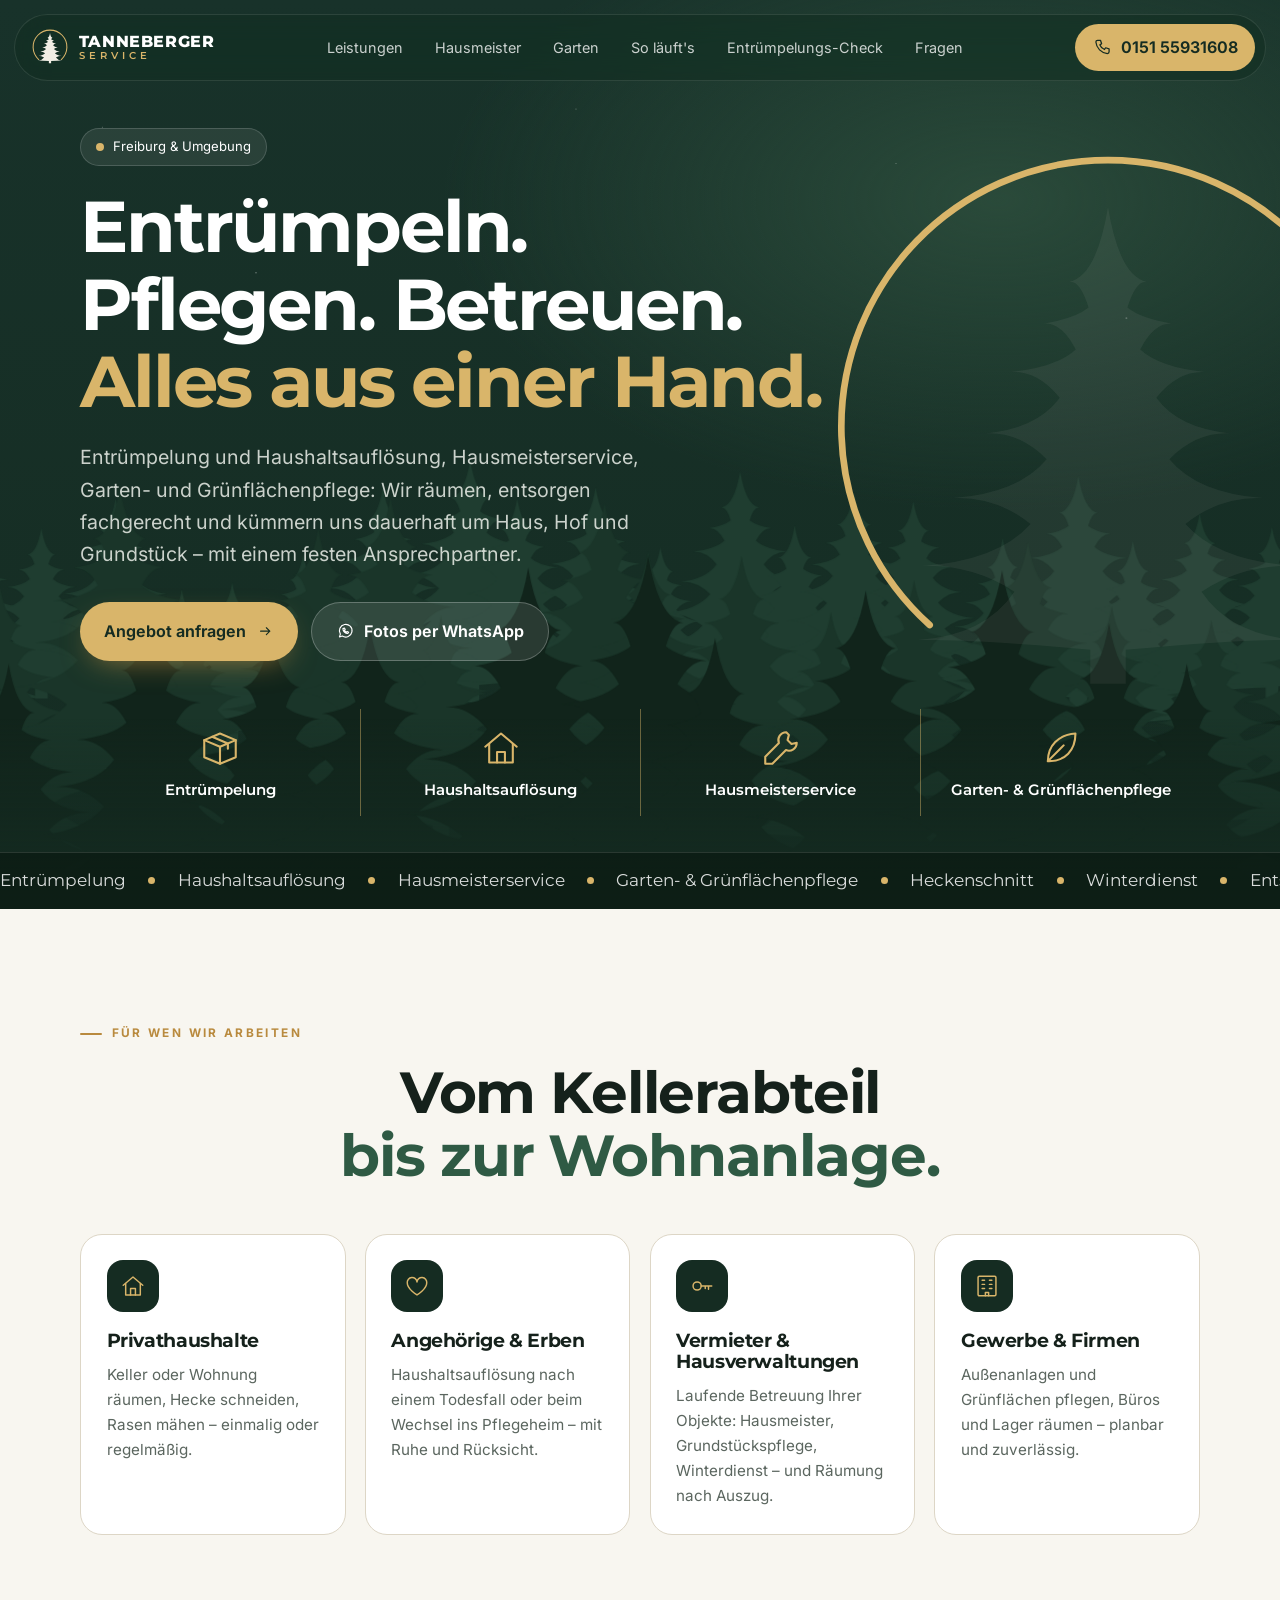
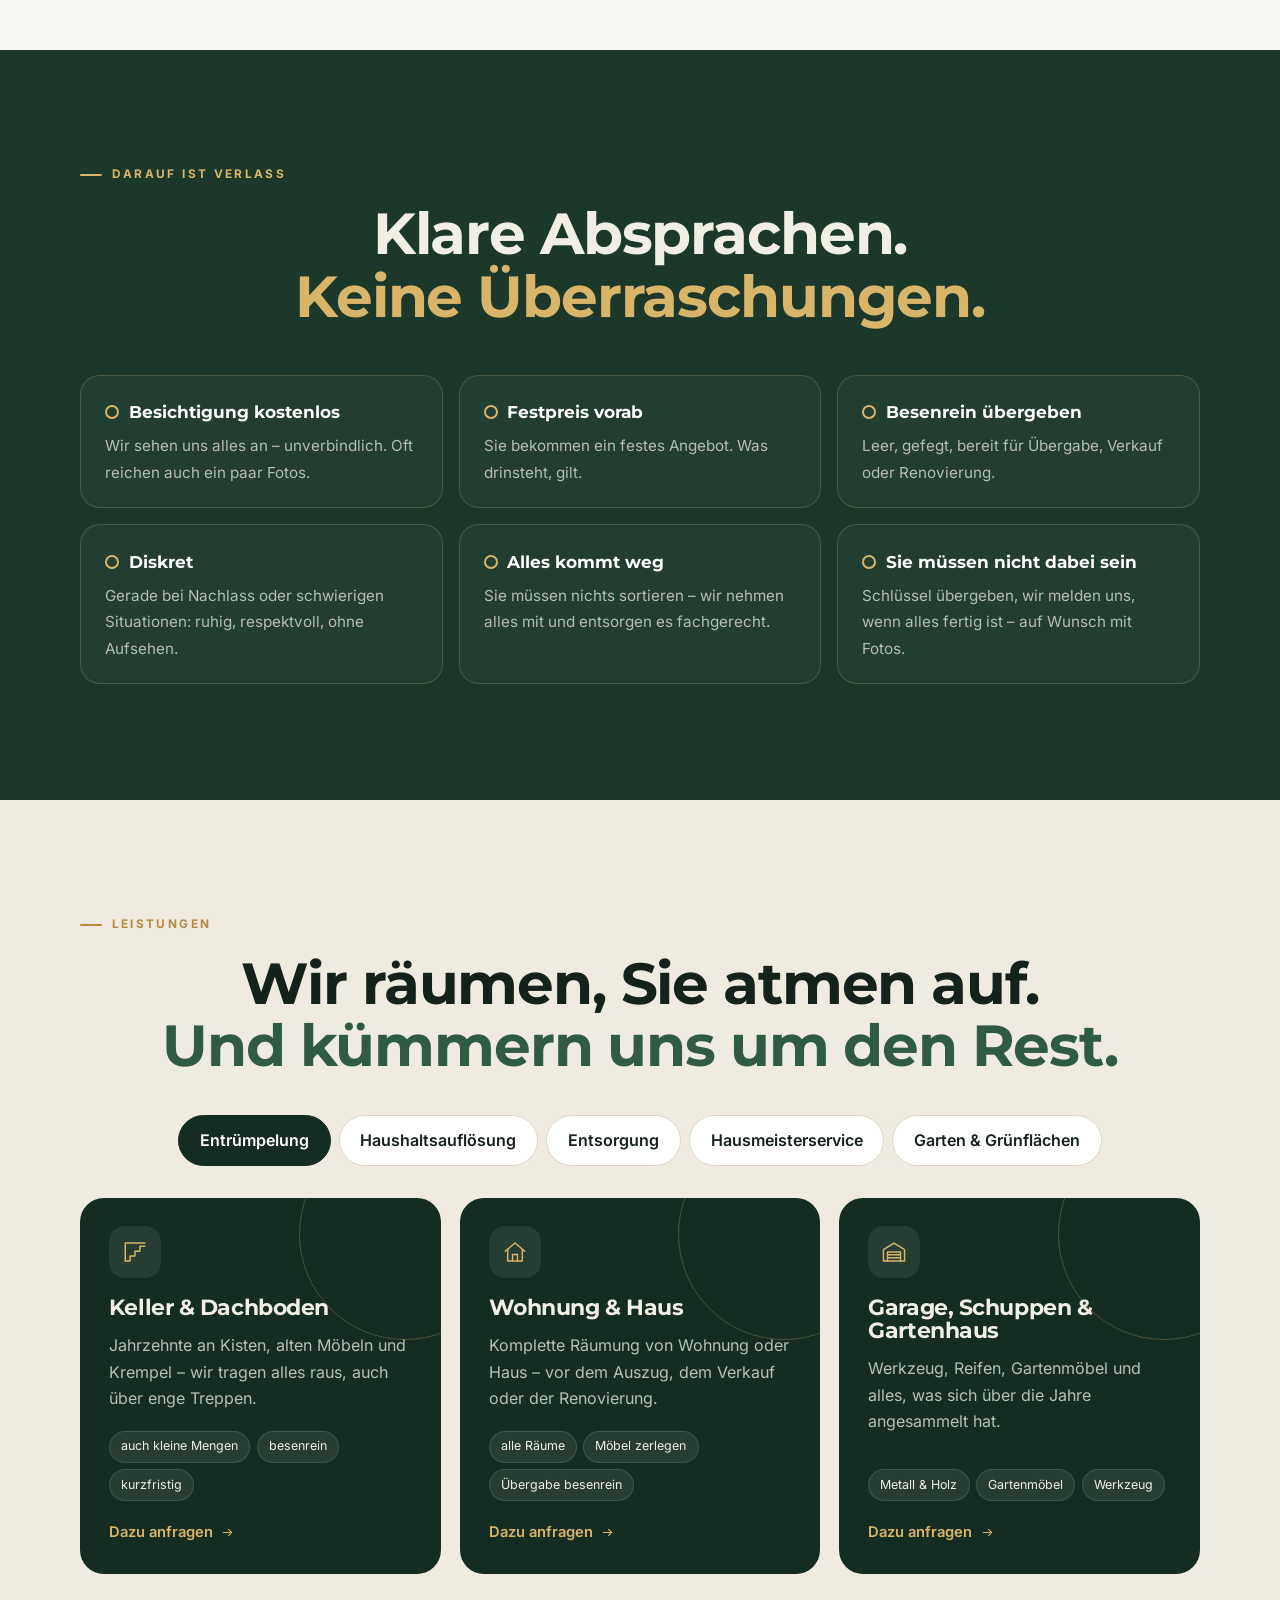
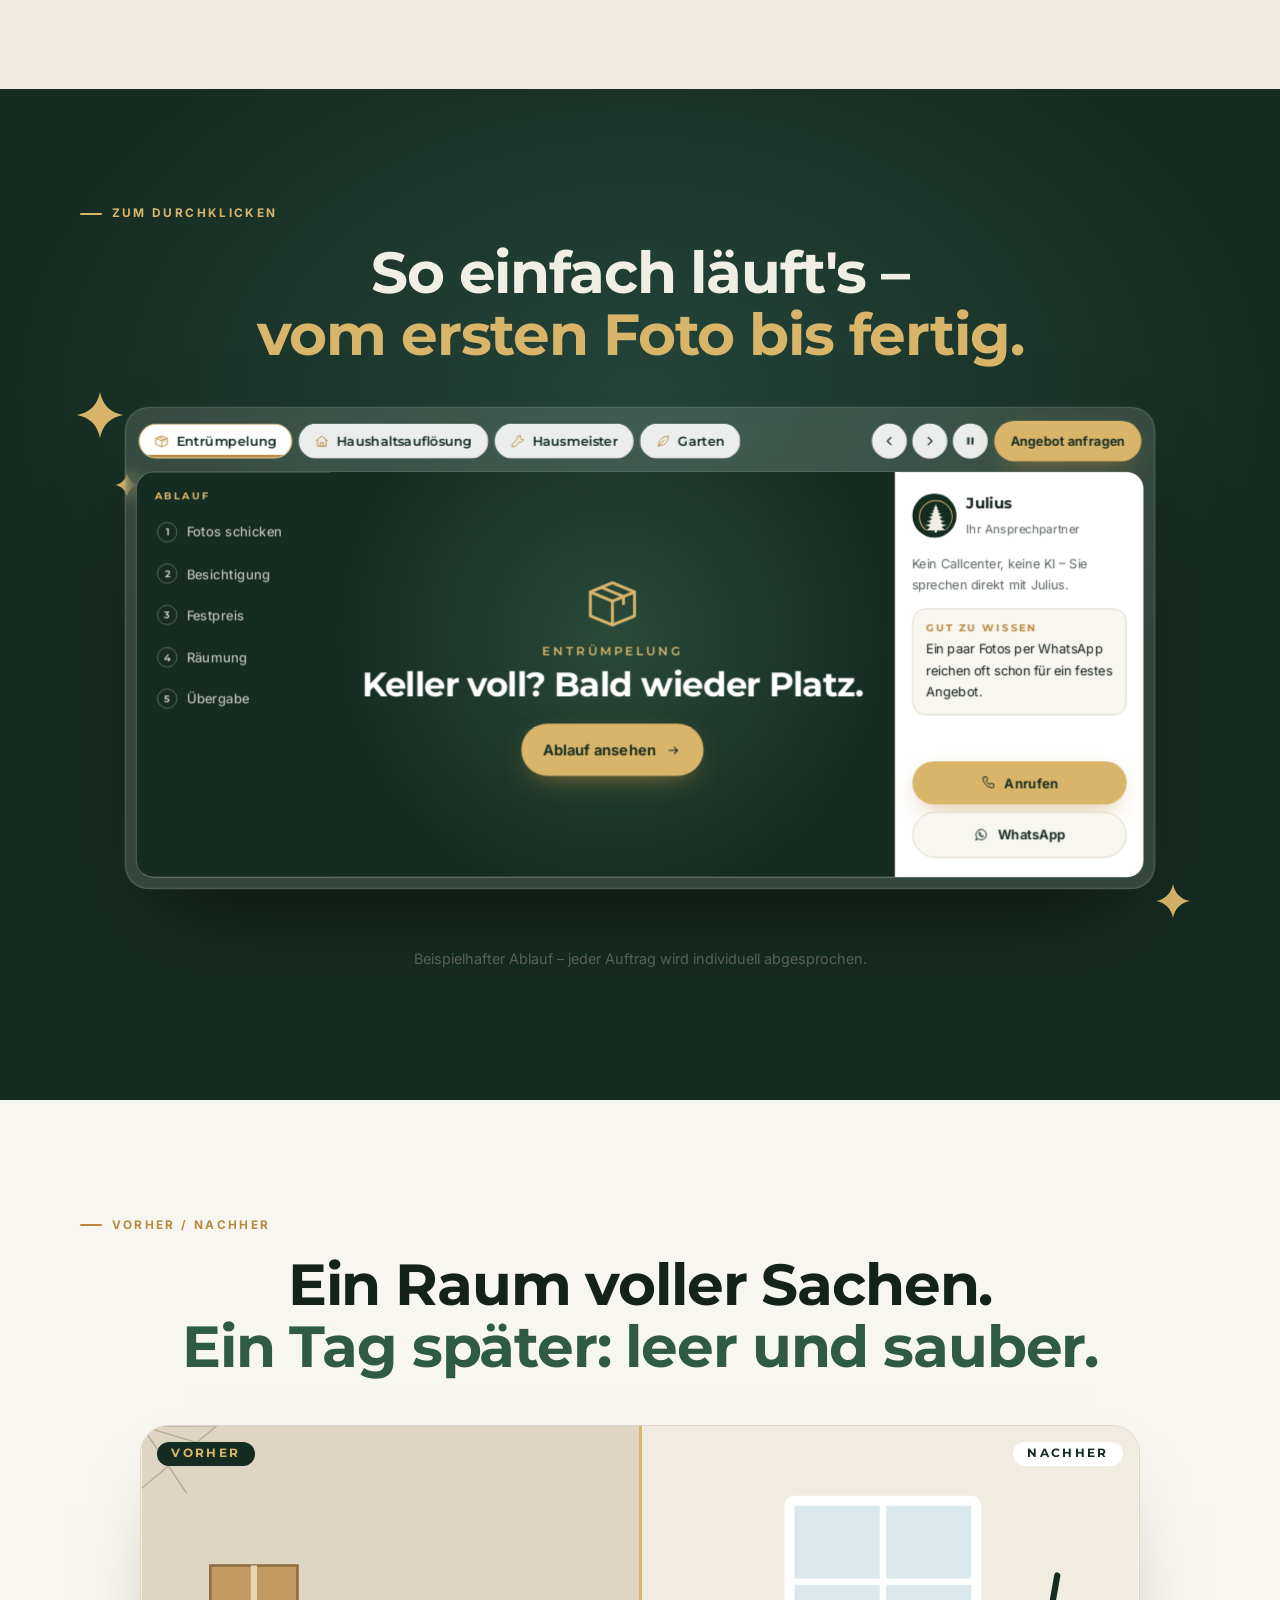
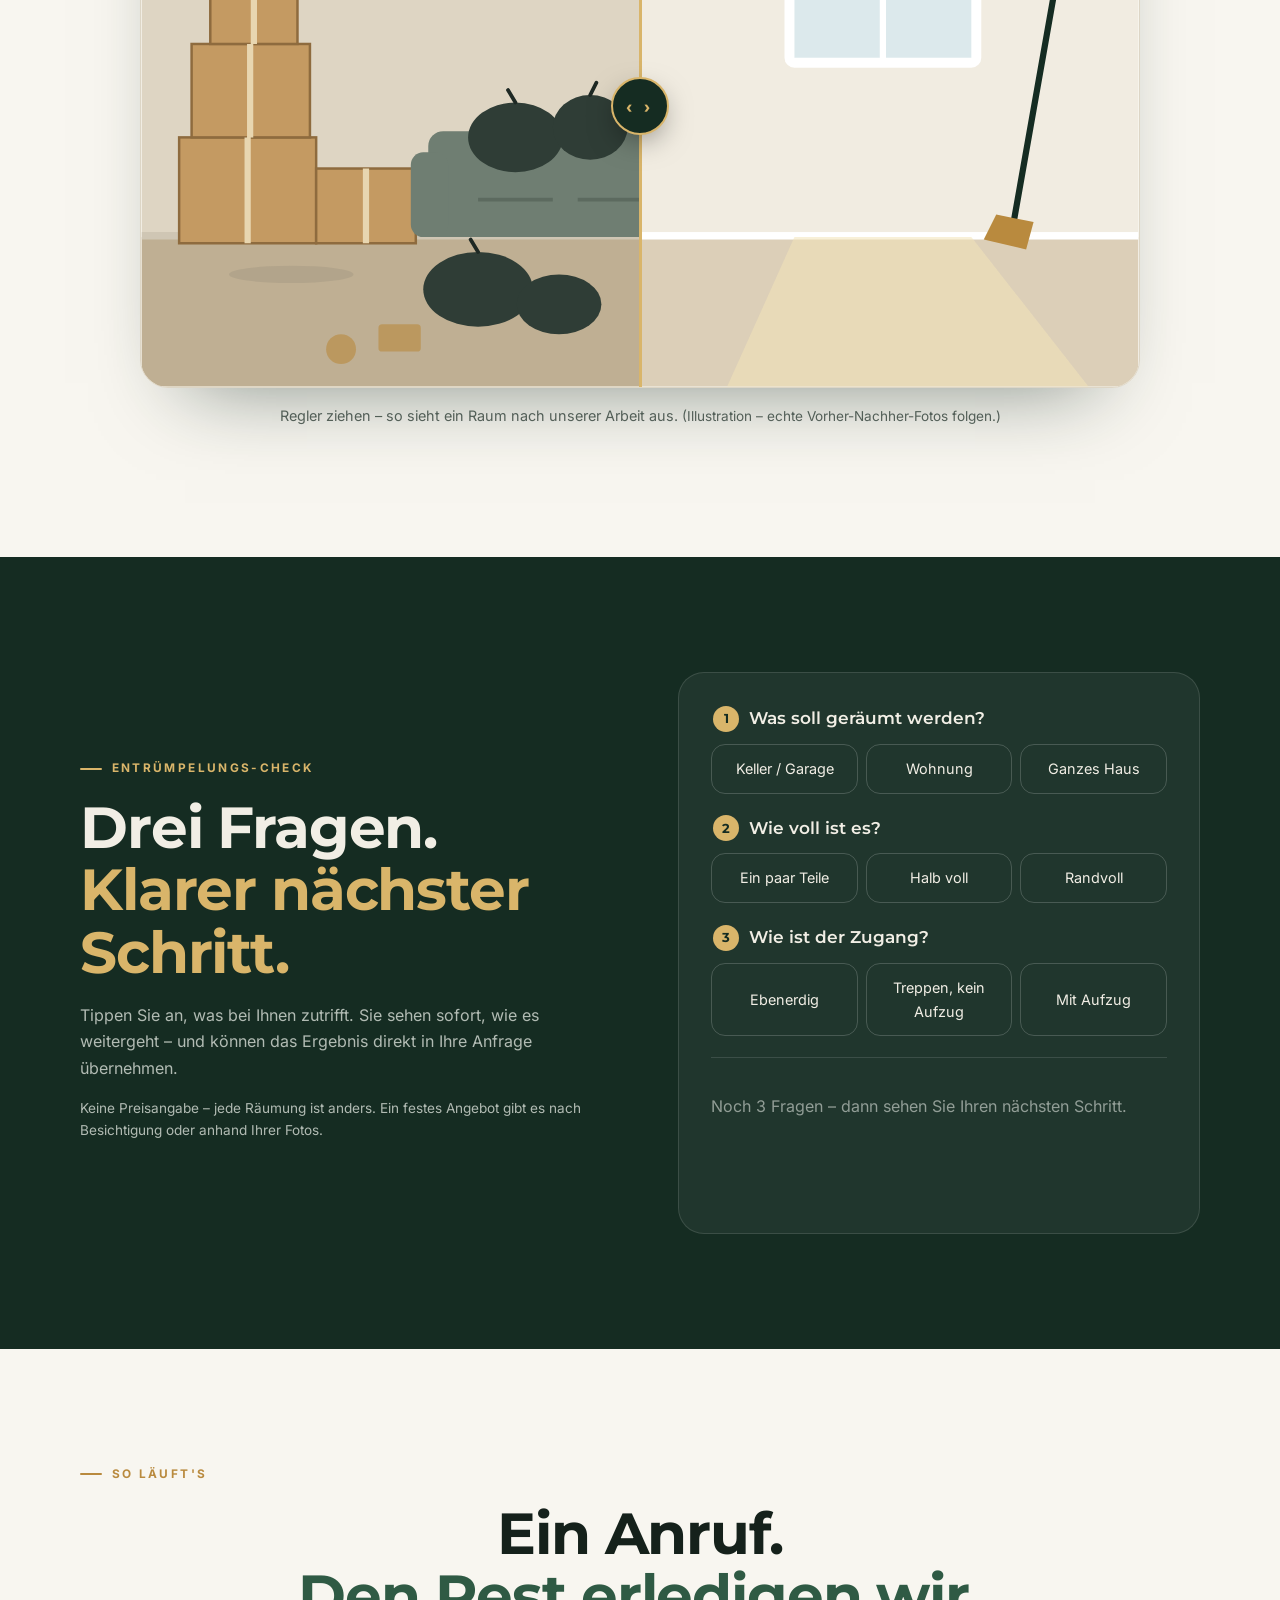
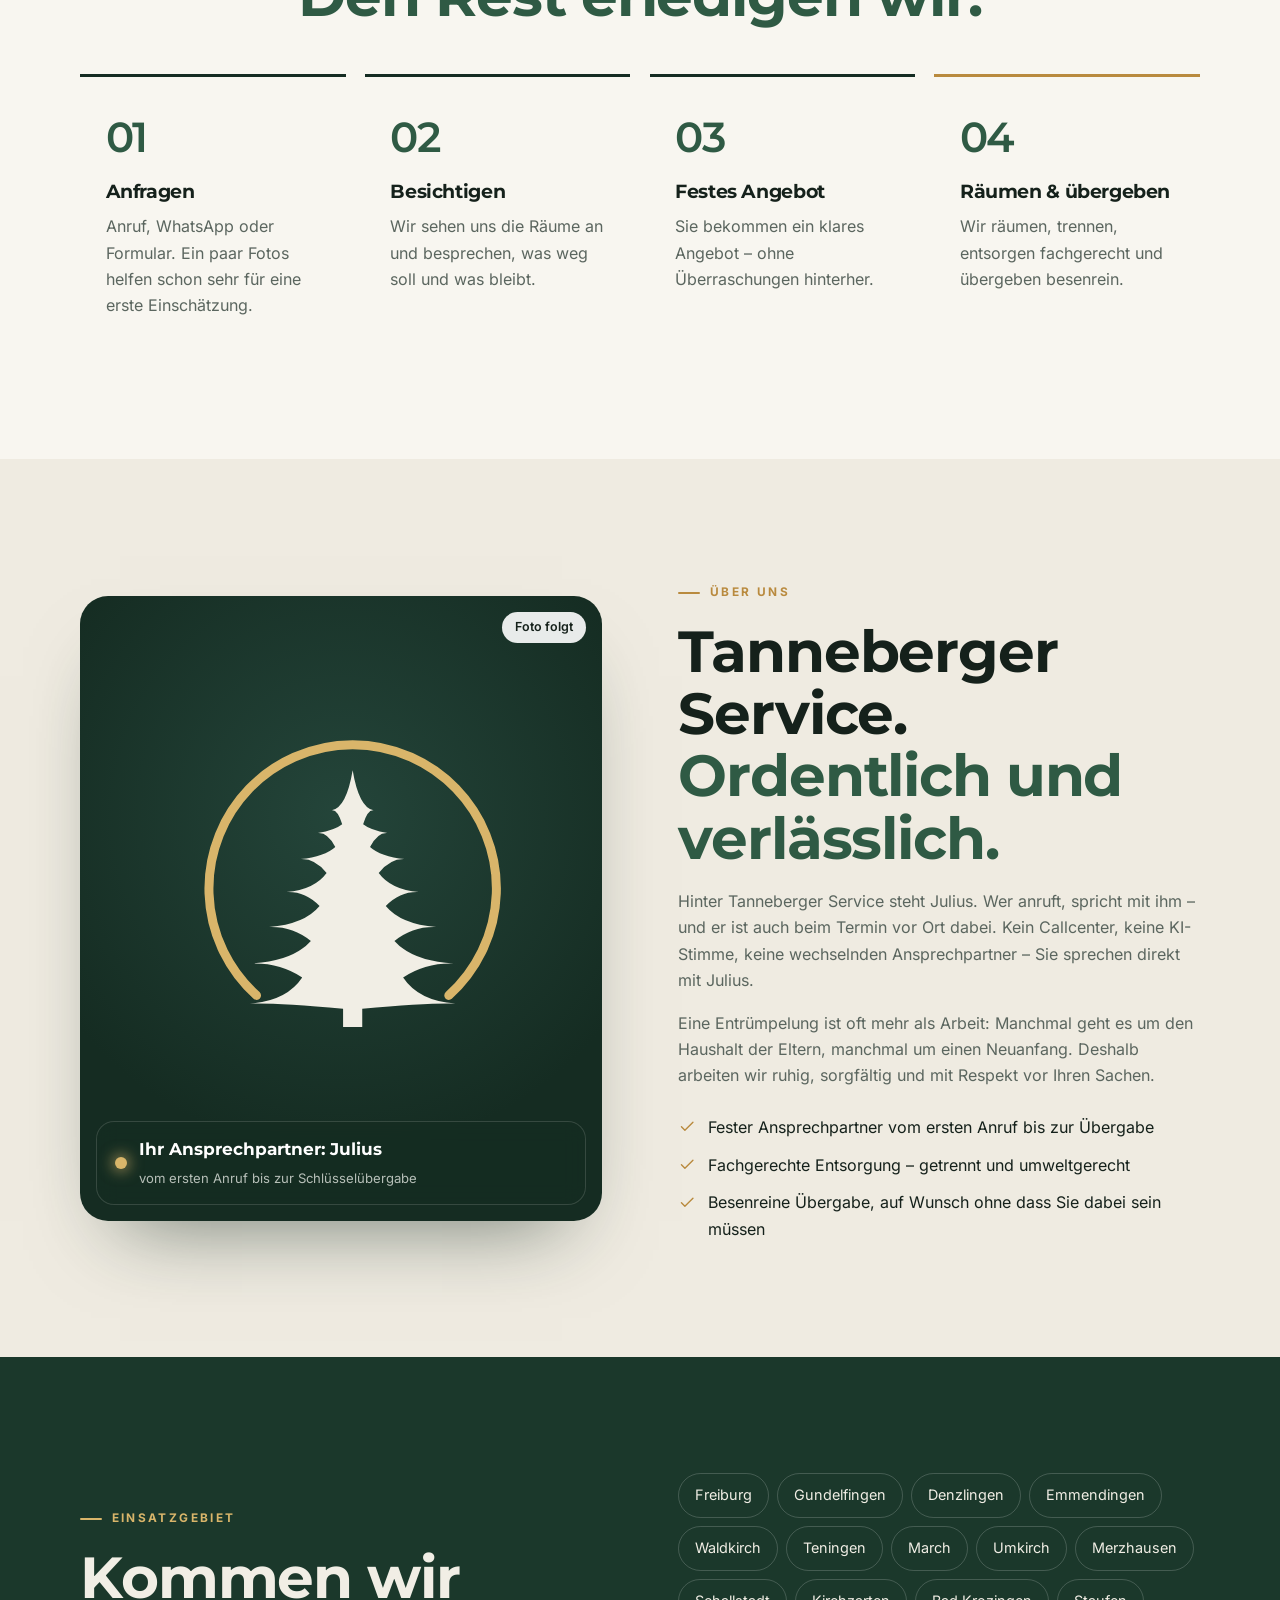
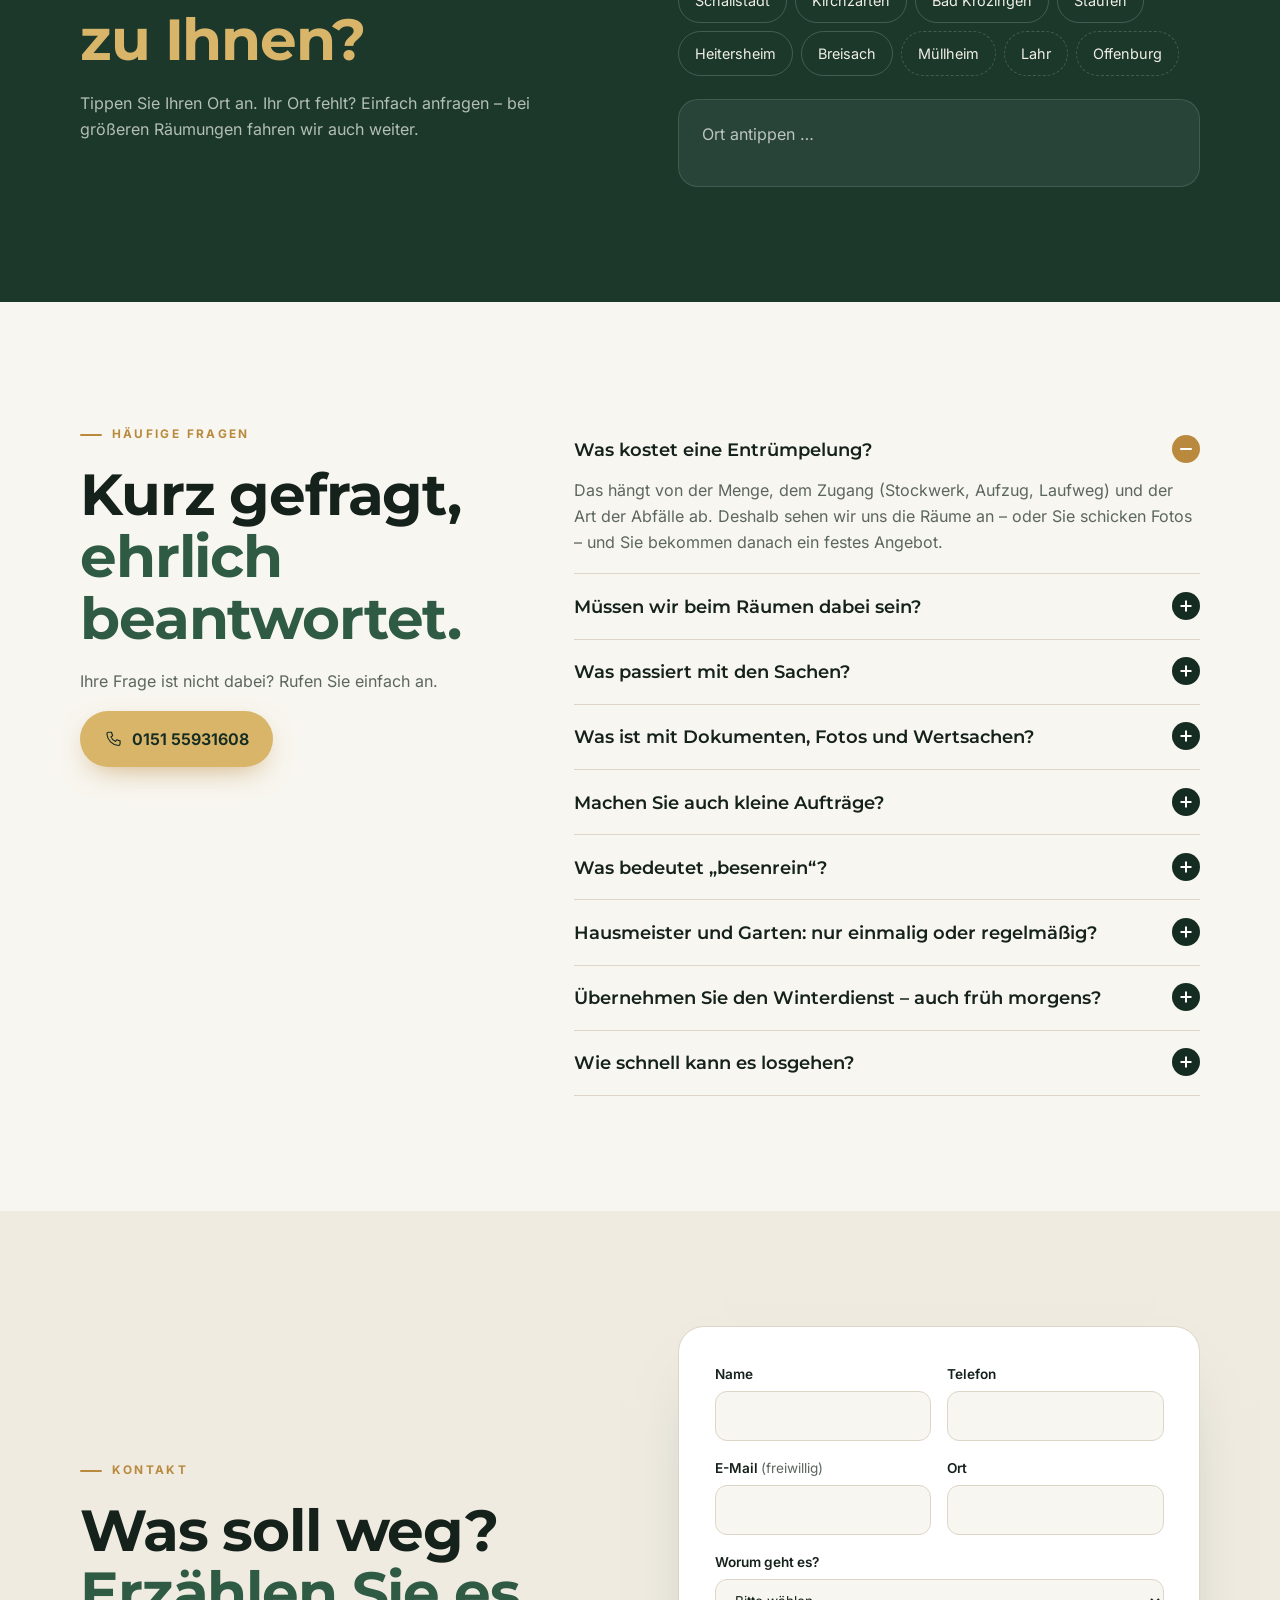
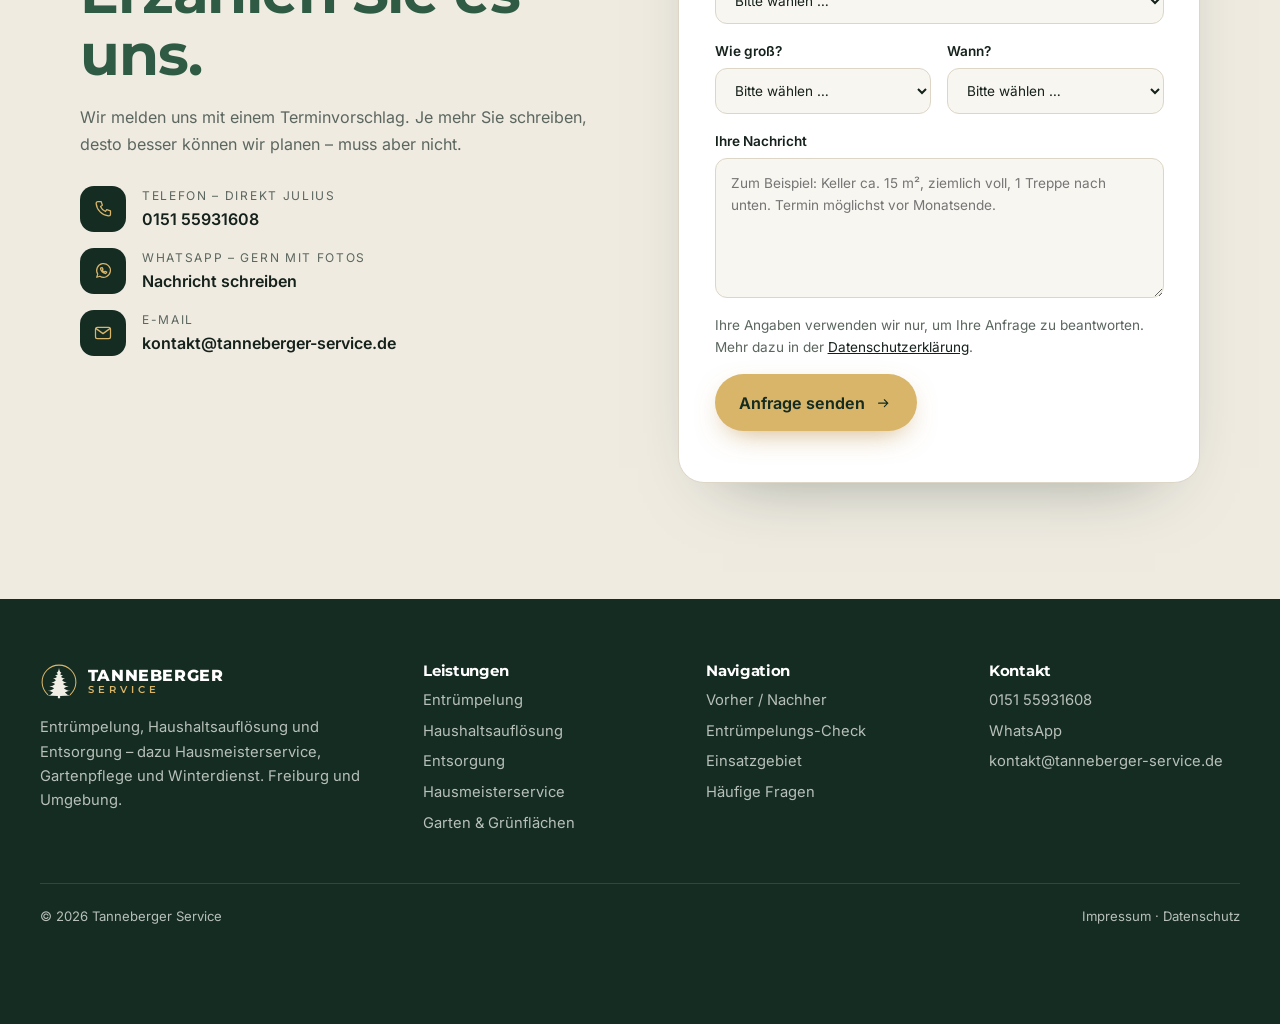
<file: index.html>
<!doctype html>
<html lang="de">
<head>
  <meta charset="utf-8" />
  <meta name="viewport" content="width=device-width, initial-scale=1, viewport-fit=cover" />
  <title>Tanneberger Service – Entrümpelung, Haushaltsauflösung, Hausmeister &amp; Garten in Freiburg</title>
  <meta name="description" content="Tanneberger Service in Freiburg und Umgebung: Entrümpelung, Haushaltsauflösung und Entsorgung – besenrein übergeben, Festpreis nach kostenloser Besichtigung. Dazu Hausmeisterservice, Garten- und Grünflächenpflege und Winterdienst." />
  <meta name="robots" content="noindex" />
  <meta name="theme-color" content="#152C22" />
  <link rel="preload" href="fonts/montserrat.woff2" as="font" type="font/woff2" crossorigin />
  <link rel="stylesheet" href="style.css" />
  <link rel="icon" href="favicon.svg" type="image/svg+xml" />
</head>
<body>
  <svg width="0" height="0" style="position:absolute" aria-hidden="true">
    <symbol id="zeichen" viewBox="-8 -8 216 216"><path d="M35.8 171.3 A96 96 0 1 1 164.2 171.3" fill="none" stroke="var(--ring,#B98A3E)" stroke-width="6" stroke-linecap="round"/><path d="M100.0 20.9 Q104.2 45.9 114.0 47.7 Q110.0 47.1 107.0 57.0 Q111.9 61.0 123.3 62.8 Q116.7 62.2 111.6 72.1 Q118.6 78.5 134.9 80.2 Q125.1 79.7 117.4 89.5 Q125.5 100.6 144.2 102.3 Q131.8 101.7 122.1 111.6 Q132.2 123.8 155.8 125.6 Q140.2 125.0 127.9 134.9 Q139.8 148.3 167.4 150.0 Q148.6 149.4 133.7 159.3 Q144.2 175.0 168.6 176.7 Q149.4 176.2 106.4 180.2 L106.4 192.4 L93.6 192.4 L93.6 180.2 Q50.6 176.2 31.4 176.7 Q55.8 175.0 66.3 159.3 Q51.4 149.4 32.6 150.0 Q60.2 148.3 72.1 134.9 Q59.8 125.0 44.2 125.6 Q67.8 123.8 77.9 111.6 Q68.2 101.7 55.8 102.3 Q74.5 100.6 82.6 89.5 Q74.9 79.7 65.1 80.2 Q81.4 78.5 88.4 72.1 Q83.3 62.2 76.7 62.8 Q88.1 61.0 93.0 57.0 Q90.0 47.1 86.0 47.7 Q95.8 45.9 100.0 20.9 Z" fill="var(--baum,#152C22)"/></symbol>
    <symbol id="tanne" viewBox="30 20 140 173"><path d="M100.0 20.9 Q104.2 45.9 114.0 47.7 Q110.0 47.1 107.0 57.0 Q111.9 61.0 123.3 62.8 Q116.7 62.2 111.6 72.1 Q118.6 78.5 134.9 80.2 Q125.1 79.7 117.4 89.5 Q125.5 100.6 144.2 102.3 Q131.8 101.7 122.1 111.6 Q132.2 123.8 155.8 125.6 Q140.2 125.0 127.9 134.9 Q139.8 148.3 167.4 150.0 Q148.6 149.4 133.7 159.3 Q144.2 175.0 168.6 176.7 Q149.4 176.2 106.4 180.2 L106.4 192.4 L93.6 192.4 L93.6 180.2 Q50.6 176.2 31.4 176.7 Q55.8 175.0 66.3 159.3 Q51.4 149.4 32.6 150.0 Q60.2 148.3 72.1 134.9 Q59.8 125.0 44.2 125.6 Q67.8 123.8 77.9 111.6 Q68.2 101.7 55.8 102.3 Q74.5 100.6 82.6 89.5 Q74.9 79.7 65.1 80.2 Q81.4 78.5 88.4 72.1 Q83.3 62.2 76.7 62.8 Q88.1 61.0 93.0 57.0 Q90.0 47.1 86.0 47.7 Q95.8 45.9 100.0 20.9 Z"/></symbol>
    <symbol id="i-tel" viewBox="0 0 32 32"><path d="M8 4h5l2 6-3 2a15 15 0 0 0 8 8l2-3 6 2v5a3 3 0 0 1-3 3A22 22 0 0 1 5 7a3 3 0 0 1 3-3z"/></symbol>
    <symbol id="i-pfeil" viewBox="0 0 32 32"><path d="M8 16h16M18 10l6 6-6 6"/></symbol>
    <symbol id="i-ort" viewBox="0 0 32 32"><path d="M16 29s9-8.5 9-15a9 9 0 0 0-18 0c0 6.5 9 15 9 15z"/><circle cx="16" cy="14" r="3"/></symbol>
    <symbol id="i-mail" viewBox="0 0 32 32"><rect x="4" y="7" width="24" height="18" rx="3"/><path d="M5 9l11 8 11-8"/></symbol>
    <symbol id="i-wa" viewBox="0 0 32 32"><path d="M6 26l1.6-5A11 11 0 1 1 11 24.4z"/><path d="M12 11.5c0 4.5 4 8.5 8.5 8.5l1.5-2.2-2.6-1.3-1.2 1.2a6 6 0 0 1-3.4-3.4l1.2-1.2-1.3-2.6z"/></symbol>
    <symbol id="i-karton" viewBox="0 0 32 32"><path d="M4 10l12-5 12 5v13l-12 5-12-5z"/><path d="M4 10l12 5 12-5M16 15v13M10 7.5l12 5v4"/></symbol>
    <symbol id="i-haus" viewBox="0 0 32 32"><path d="M4 15 16 5l12 10"/><path d="M7 13v14h18V13"/><path d="M13 27v-8h6v8"/></symbol>
    <symbol id="i-treppe" viewBox="0 0 32 32"><path d="M4 27h6v-6h6v-6h6V9h6"/><path d="M4 27V5h24"/></symbol>
    <symbol id="i-garage" viewBox="0 0 32 32"><path d="M3 13 16 5l13 8v14H3z"/><path d="M8 27V16h16v11M8 19.5h16M8 23h16"/></symbol>
    <symbol id="i-sofa" viewBox="0 0 32 32"><path d="M6 14V10a3 3 0 0 1 3-3h14a3 3 0 0 1 3 3v4"/><path d="M4 14a2 2 0 0 1 4 0v3h16v-3a2 2 0 0 1 4 0v8H4z"/><path d="M7 22v3M25 22v3"/></symbol>
    <symbol id="i-herz" viewBox="0 0 32 32"><path d="M16 27S4 20 4 12a6 6 0 0 1 12-1 6 6 0 0 1 12 1c0 8-12 15-12 15z"/></symbol>
    <symbol id="i-schluessel" viewBox="0 0 32 32"><circle cx="10" cy="16" r="5"/><path d="M15 16h13M24 16v4M20 16v3"/></symbol>
    <symbol id="i-kreislauf" viewBox="0 0 32 32"><path d="M11 6.5 7 13h7M21 25.5l4-6.5h-7M26 12l-3.5-6H15M6 20l3.5 6H17"/></symbol>
    <symbol id="i-blitz" viewBox="0 0 32 32"><rect x="8" y="5" width="16" height="22" rx="2.5"/><path d="M17 9l-4 7h6l-4 7"/></symbol>
    <symbol id="i-buero" viewBox="0 0 32 32"><rect x="5" y="4" width="22" height="24" rx="1.5"/><path d="M10 9h3M19 9h3M10 14h3M19 14h3M10 19h3M19 19h3M14 28v-4h4v4"/></symbol>
    <symbol id="i-hand" viewBox="0 0 32 32"><path d="M4 22h5l6 3 9-3a2 2 0 0 0-1-4l-6 1"/><path d="M9 22v-7h4l5 2h3a2 2 0 0 1 0 4h-5"/></symbol>
    <symbol id="i-rasen" viewBox="0 0 32 32"><path d="M4 27h24M7 27l-2-9M11 27l1-11M15 27l-1-8M19 27l2-12M24 27l1-8M27 27l-1-5"/></symbol>
    <symbol id="i-schnee" viewBox="0 0 32 32"><path d="M16 3v26M4.7 9.5l22.6 13M4.7 22.5l22.6-13M12 5l4 4 4-4M12 27l4-4 4 4"/></symbol>
    <symbol id="i-werkzeug" viewBox="0 0 32 32"><path d="M20 4a6 6 0 0 0-5.6 8.2L4 22.6V28h5.4l10.4-10.4A6 6 0 0 0 28 12l-4 1-3-3 1-4z"/></symbol>
    <symbol id="i-laub" viewBox="0 0 32 32"><path d="M6 26C6 14 14 6 27 5c0 13-8 21-20 21z"/><path d="M6 26 18 14"/></symbol>
    <symbol id="i-haken" viewBox="0 0 32 32"><path d="M6 17l6 6L26 9"/></symbol>
  </svg>

  <header class="kopf" id="kopf">
    <a class="marke" href="#start" aria-label="Tanneberger Service – zum Seitenanfang">
      <svg class="zeichen" style="--ring:#D9B56A;--baum:#F1EEE5" aria-hidden="true"><use href="#zeichen"/></svg>
      <span class="wort"><b>Tanneberger</b><small>Service</small></span>
    </a>
    <nav class="pille" aria-label="Hauptmenü">
      <a href="#leistungen" data-spy="leistungen">Leistungen</a>
      <a href="#leistungen" data-bereich="3">Hausmeister</a>
      <a href="#leistungen" data-bereich="4">Garten</a>
      <a href="#demo" data-spy="demo">So läuft's</a>
      <a href="#check" data-spy="check">Entrümpelungs-Check</a>
            <a href="#fragen" data-spy="fragen">Fragen</a>
    </nav>
    <a class="knopf tel" data-tel href="#kontakt"><svg class="icon" fill="none" stroke="currentColor" stroke-width="2.2" stroke-linecap="round" stroke-linejoin="round"><use href="#i-tel"/></svg><span class="tel-nr" data-tel-text>Anrufen</span></a>
  </header>

  <main>
    <!-- 1 HELD: Tannenwald + Goldring aus dem Logo -->
    <section class="held" id="start">
      <svg class="held-ring" viewBox="-8 -8 216 216" aria-hidden="true">
        <path class="baum" d="M100.0 20.9 Q104.2 45.9 114.0 47.7 Q110.0 47.1 107.0 57.0 Q111.9 61.0 123.3 62.8 Q116.7 62.2 111.6 72.1 Q118.6 78.5 134.9 80.2 Q125.1 79.7 117.4 89.5 Q125.5 100.6 144.2 102.3 Q131.8 101.7 122.1 111.6 Q132.2 123.8 155.8 125.6 Q140.2 125.0 127.9 134.9 Q139.8 148.3 167.4 150.0 Q148.6 149.4 133.7 159.3 Q144.2 175.0 168.6 176.7 Q149.4 176.2 106.4 180.2 L106.4 192.4 L93.6 192.4 L93.6 180.2 Q50.6 176.2 31.4 176.7 Q55.8 175.0 66.3 159.3 Q51.4 149.4 32.6 150.0 Q60.2 148.3 72.1 134.9 Q59.8 125.0 44.2 125.6 Q67.8 123.8 77.9 111.6 Q68.2 101.7 55.8 102.3 Q74.5 100.6 82.6 89.5 Q74.9 79.7 65.1 80.2 Q81.4 78.5 88.4 72.1 Q83.3 62.2 76.7 62.8 Q88.1 61.0 93.0 57.0 Q90.0 47.1 86.0 47.7 Q95.8 45.9 100.0 20.9 Z"/>
        <path class="ring" d="M35.8 171.3 A96 96 0 1 1 164.2 171.3"/>
        <circle class="funke" cx="60" cy="60" r="1.6" style="animation-delay:.5s"/><circle class="funke" cx="150" cy="80" r="1.2" style="animation-delay:2.2s"/>
        <circle class="funke" cx="120" cy="40" r="1.4" style="animation-delay:3.6s"/><circle class="funke" cx="40" cy="120" r="1.1" style="animation-delay:4.4s"/>
      </svg>
      <svg class="wald" viewBox="0 0 1440 520" preserveAspectRatio="xMidYMax slice" aria-hidden="true">
        <defs><linearGradient id="nebel" x1="0" y1="0" x2="0" y2="1"><stop offset="0" stop-color="#152C22" stop-opacity="0"/><stop offset="1" stop-color="#152C22"/></linearGradient></defs>
        <g class="reihe r1" fill="#1F3D30" data-tiefe="0.08"></g>
        <g class="reihe r2" fill="#1A3529" data-tiefe="0.16"></g>
        <g class="reihe r3" fill="#11241B" data-tiefe="0.26"></g>
        <rect x="0" y="380" width="1440" height="140" fill="url(#nebel)"/>
      </svg>
      <div class="held-inhalt">
        <p class="abzeichen rein-held" style="--v:0ms"><span class="punkt"></span>Freiburg &amp; Umgebung</p>
        <h1 class="rein-held" style="--v:120ms"><span class="zeile">Entrümpeln.</span><span class="zeile">Pflegen. Betreuen.</span><span class="zeile hervor">Alles aus einer Hand.</span></h1>
        <p class="held-text rein-held" style="--v:240ms">Entrümpelung und Haushaltsauflösung, Hausmeisterservice, Garten- und Grünflächenpflege: Wir räumen, entsorgen fachgerecht und kümmern uns dauerhaft um Haus, Hof und Grundstück – mit einem festen Ansprechpartner.</p>
        <div class="knoepfe rein-held" style="--v:360ms">
          <a class="knopf gold" href="#kontakt">Angebot anfragen <svg class="icon" fill="none" stroke="currentColor" stroke-width="2" stroke-linecap="round" stroke-linejoin="round"><use href="#i-pfeil"/></svg></a>
          <a class="knopf glas" data-wa href="#kontakt"><svg class="icon" fill="none" stroke="currentColor" stroke-width="2" stroke-linecap="round" stroke-linejoin="round"><use href="#i-wa"/></svg> Fotos per WhatsApp</a>
        </div>
      </div>
      <nav class="felder" aria-label="Geschäftsfelder">
        <a href="#leistungen" data-bereich="0"><svg class="icon" fill="none" stroke="currentColor" stroke-width="1.6" stroke-linecap="round" stroke-linejoin="round"><use href="#i-karton"/></svg><span>Entrümpelung</span></a>
        <a href="#leistungen" data-bereich="1"><svg class="icon" fill="none" stroke="currentColor" stroke-width="1.6" stroke-linecap="round" stroke-linejoin="round"><use href="#i-haus"/></svg><span>Haushalts&shy;auflösung</span></a>
        <a href="#leistungen" data-bereich="3"><svg class="icon" fill="none" stroke="currentColor" stroke-width="1.6" stroke-linecap="round" stroke-linejoin="round"><use href="#i-werkzeug"/></svg><span>Hausmeister&shy;service</span></a>
        <a href="#leistungen" data-bereich="4"><svg class="icon" fill="none" stroke="currentColor" stroke-width="1.6" stroke-linecap="round" stroke-linejoin="round"><use href="#i-laub"/></svg><span>Garten- &amp; Grünflächenpflege</span></a>
      </nav>
      <div class="laufband" aria-hidden="true"><div class="laufband-spur" data-laufband></div></div>
    </section>

    <!-- 2 FÜR WEN -->
    <section class="hell">
      <div class="rahmen">
        <p class="vorzeile mittig enthuellen">Für wen wir arbeiten</p>
        <h2 class="gross-titel mittig enthuellen">Vom Kellerabteil<br /><em>bis zur Wohnanlage.</em></h2>
        <div class="vier">
          <article class="gruppe enthuellen"><span class="kreis"><svg class="icon" fill="none" stroke="currentColor" stroke-width="1.8" stroke-linecap="round" stroke-linejoin="round"><use href="#i-haus"/></svg></span><h3>Privathaushalte</h3><p>Keller oder Wohnung räumen, Hecke schneiden, Rasen mähen – einmalig oder regelmäßig.</p></article>
          <article class="gruppe enthuellen" style="--v:80ms"><span class="kreis"><svg class="icon" fill="none" stroke="currentColor" stroke-width="1.8" stroke-linecap="round" stroke-linejoin="round"><use href="#i-herz"/></svg></span><h3>Angehörige &amp; Erben</h3><p>Haushaltsauflösung nach einem Todesfall oder beim Wechsel ins Pflegeheim – mit Ruhe und Rücksicht.</p></article>
          <article class="gruppe enthuellen" style="--v:160ms"><span class="kreis"><svg class="icon" fill="none" stroke="currentColor" stroke-width="1.8" stroke-linecap="round" stroke-linejoin="round"><use href="#i-schluessel"/></svg></span><h3>Vermieter &amp; Hausverwaltungen</h3><p>Laufende Betreuung Ihrer Objekte: Hausmeister, Grundstückspflege, Winterdienst – und Räumung nach Auszug.</p></article>
          <article class="gruppe enthuellen" style="--v:240ms"><span class="kreis"><svg class="icon" fill="none" stroke="currentColor" stroke-width="1.8" stroke-linecap="round" stroke-linejoin="round"><use href="#i-buero"/></svg></span><h3>Gewerbe &amp; Firmen</h3><p>Außenanlagen und Grünflächen pflegen, Büros und Lager räumen – planbar und zuverlässig.</p></article>
        </div>
      </div>
    </section>

    <!-- 2b VERSPRECHEN -->
    <section class="dunkel2 band">
      <div class="rahmen">
        <p class="vorzeile mittig enthuellen">Darauf ist Verlass</p>
        <h2 class="gross-titel mittig enthuellen">Klare Absprachen.<br /><em>Keine Überraschungen.</em></h2>
        <ul class="versprechen">
          <li class="enthuellen"><b>Besichtigung kostenlos</b><span>Wir sehen uns alles an – unverbindlich. Oft reichen auch ein paar Fotos.</span></li>
          <li class="enthuellen" style="--v:60ms"><b>Festpreis vorab</b><span>Sie bekommen ein festes Angebot. Was drinsteht, gilt.</span></li>
          <li class="enthuellen" style="--v:120ms"><b>Besenrein übergeben</b><span>Leer, gefegt, bereit für Übergabe, Verkauf oder Renovierung.</span></li>
          <li class="enthuellen" style="--v:180ms"><b>Diskret</b><span>Gerade bei Nachlass oder schwierigen Situationen: ruhig, respektvoll, ohne Aufsehen.</span></li>
          <li class="enthuellen" style="--v:240ms"><b>Alles kommt weg</b><span>Sie müssen nichts sortieren – wir nehmen alles mit und entsorgen es fachgerecht.</span></li>
          <li class="enthuellen" style="--v:300ms"><b>Sie müssen nicht dabei sein</b><span>Schlüssel übergeben, wir melden uns, wenn alles fertig ist – auf Wunsch mit Fotos.</span></li>
        </ul>
      </div>
    </section>

    <!-- 3 LEISTUNGEN -->
    <section class="hell2" id="leistungen">
      <div class="rahmen">
        <p class="vorzeile mittig enthuellen">Leistungen</p>
        <h2 class="gross-titel mittig enthuellen">Wir räumen, Sie atmen auf.<br /><em>Und kümmern uns um den Rest.</em></h2>
        <div class="bereich-reiter enthuellen" role="tablist" aria-label="Bereiche" data-reiter></div>
        <div class="leistung-raster" data-leistungen></div>
      </div>
    </section>

    <!-- 3b DEMO-FENSTER (Muster: Salesforce-Demo-Karussell) -->
    <section class="dunkel demo-sektion" id="demo">
      <svg class="stern s1" viewBox="0 0 40 40" aria-hidden="true"><path d="M20 0c2 11 9 18 20 20-11 2-18 9-20 20-2-11-9-18-20-20C11 18 18 11 20 0z"/></svg>
      <svg class="stern s2" viewBox="0 0 40 40" aria-hidden="true"><path d="M20 0c2 11 9 18 20 20-11 2-18 9-20 20-2-11-9-18-20-20C11 18 18 11 20 0z"/></svg>
      <svg class="stern s3" viewBox="0 0 40 40" aria-hidden="true"><path d="M20 0c2 11 9 18 20 20-11 2-18 9-20 20-2-11-9-18-20-20C11 18 18 11 20 0z"/></svg>
      <div class="rahmen">
        <p class="vorzeile mittig enthuellen">Zum Durchklicken</p>
        <h2 class="gross-titel mittig enthuellen">So einfach läuft's –<br /><em>vom ersten Foto bis fertig.</em></h2>
        <div class="demo" data-demo>
          <div class="demo-leiste">
            <div class="demo-reiter" role="tablist" aria-label="Geschäftsfelder" data-demo-reiter></div>
            <div class="demo-steuer">
              <button type="button" class="rund" data-demo-zurueck aria-label="Zurück"><svg class="icon" fill="none" stroke="currentColor" stroke-width="2.4" stroke-linecap="round" stroke-linejoin="round" viewBox="0 0 32 32"><path d="M19 9l-7 7 7 7"/></svg></button>
              <button type="button" class="rund" data-demo-vor aria-label="Weiter"><svg class="icon" fill="none" stroke="currentColor" stroke-width="2.4" stroke-linecap="round" stroke-linejoin="round" viewBox="0 0 32 32"><path d="M13 9l7 7-7 7"/></svg></button>
              <button type="button" class="rund" data-demo-pause aria-label="Anhalten"><svg class="icon" fill="currentColor" viewBox="0 0 32 32" data-symbol-pause><rect x="10" y="9" width="4" height="14" rx="1"/><rect x="18" y="9" width="4" height="14" rx="1"/></svg><svg class="icon" fill="currentColor" viewBox="0 0 32 32" data-symbol-play hidden><path d="M11 8l13 8-13 8z"/></svg></button>
              <a class="knopf gold klein-knopf" href="#kontakt">Angebot anfragen</a>
            </div>
          </div>
          <div class="demo-koerper">
            <aside class="demo-links"><p class="demo-klein">Ablauf</p><ol data-demo-schritte></ol></aside>
            <div class="demo-mitte" data-demo-mitte aria-live="polite"></div>
            <aside class="demo-rechts" data-demo-rechts></aside>
          </div>
        </div>
        <p class="vn-hinweis hell-leise">Beispielhafter Ablauf – jeder Auftrag wird individuell abgesprochen.</p>
      </div>
    </section>

    <!-- 4 VORHER / NACHHER -->
    <section class="hell" id="vorher">
      <div class="rahmen">
        <p class="vorzeile mittig enthuellen">Vorher / Nachher</p>
        <h2 class="gross-titel mittig enthuellen">Ein Raum voller Sachen.<br /><em>Ein Tag später: leer und sauber.</em></h2>
        <div class="vn enthuellen" data-vn>
          <svg class="nachher" viewBox="0 0 800 450" aria-hidden="true">
            <rect width="800" height="330" fill="#F1ECE1"/><rect y="330" width="800" height="120" fill="#DCCFB8"/><rect y="326" width="800" height="6" fill="#fff"/>
            <rect x="520" y="60" width="150" height="130" rx="4" fill="#DCE9EC" stroke="#fff" stroke-width="8"/><path d="M595 60v130M520 125h150" stroke="#fff" stroke-width="5"/>
            <path d="M524 330 666 330 760 450 470 450z" fill="#F3E3B8" opacity=".55"/>
            <g stroke="#152C22" stroke-width="5" stroke-linecap="round"><path d="M735 120 700 318"/></g><path d="M686 312l30 6-6 22-34-8z" fill="#B98A3E"/>
            <g fill="#D9B56A"><path d="M250 250l5 13 13 5-13 5-5 13-5-13-13-5 13-5z"/><path d="M360 380l4 9 9 4-9 4-4 9-4-9-9-4 9-4z"/><path d="M140 400l3 7 7 3-7 3-3 7-3-7-7-3 7-3z"/></g>
          </svg>
          <svg class="vorher" viewBox="0 0 800 450" aria-hidden="true">
            <rect width="800" height="330" fill="#DED5C3"/><rect y="330" width="800" height="120" fill="#BFAF93"/><rect y="326" width="800" height="6" fill="#CFC6B4"/>
            <rect x="520" y="60" width="150" height="130" rx="4" fill="#A9B5B4" stroke="#CFC6B4" stroke-width="8"/><path d="M595 60v130M520 125h150" stroke="#CFC6B4" stroke-width="5"/>
            <path d="M0 0l60 0-60 50M0 0l36 54M0 0l60 18" stroke="#B9AE98" stroke-width="1.2" fill="none"/>
            <!-- Kartons links -->
            <g fill="#C49A62" stroke="#8E6B3E" stroke-width="2"><rect x="30" y="250" width="110" height="85"/><rect x="40" y="175" width="95" height="75"/><rect x="55" y="112" width="70" height="63"/><rect x="140" y="275" width="80" height="60"/></g>
            <g stroke="#E8D6B0" stroke-width="5"><path d="M85 250v85M87 175v75M90 112v63M180 275v60"/></g>
            <!-- Sofa -->
            <g fill="#6F7E72"><rect x="230" y="245" width="210" height="62" rx="12"/><rect x="230" y="285" width="210" height="45" rx="8"/><rect x="216" y="262" width="30" height="68" rx="10"/><rect x="424" y="262" width="30" height="68" rx="10"/></g>
            <path d="M270 300h60M350 300h60" stroke="#5C6A5F" stroke-width="3"/>
            <!-- Säcke auf dem Sofa und davor -->
            <g fill="#2F3D36"><ellipse cx="300" cy="250" rx="38" ry="28"/><ellipse cx="360" cy="242" rx="30" ry="26"/><ellipse cx="270" cy="372" rx="44" ry="30"/><ellipse cx="335" cy="384" rx="34" ry="24"/></g>
            <g stroke="#1E2924" stroke-width="3" stroke-linecap="round"><path d="M300 222l-6-10M360 216l5-10M270 342l-6-10"/></g>
            <!-- Matratze am Fenster -->
            <rect x="480" y="120" width="70" height="210" rx="10" fill="#E9E2D2" stroke="#B9AE98" stroke-width="3" transform="rotate(-8 515 225)"/>
            <path d="M488 160h52M486 200h52M484 240h52M482 280h52" stroke="#CFC4AE" stroke-width="2" transform="rotate(-8 515 225)"/>
            <!-- Stuhl, Lampe, Fernseher -->
            <g fill="none" stroke="#6B4E33" stroke-width="7" stroke-linecap="round"><path d="M600 230v100M650 230v100M600 280h50M600 230h50M650 230v-60"/></g>
            <g fill="#3A4741"><rect x="560" y="345" width="130" height="80" rx="6"/></g><rect x="570" y="355" width="110" height="60" rx="3" fill="#56645D"/>
            <path d="M720 330V170" stroke="#4A4A40" stroke-width="5"/><path d="M690 175h60l-14-40h-32z" fill="#C9B07A"/>
            <!-- Kleinkram am Boden -->
            <g fill="#8E6B3E"><rect x="420" y="380" width="70" height="44" rx="4"/></g><g fill="#B98A3E" opacity=".6"><circle cx="160" cy="420" r="12"/><rect x="190" y="400" width="34" height="22" rx="3"/></g>
            <g fill="#A39880" opacity=".45"><ellipse cx="460" cy="350" rx="40" ry="6"/><ellipse cx="120" cy="360" rx="50" ry="7"/></g>
          </svg>
          <div class="vn-griff" aria-hidden="true"></div>
          <span class="vn-schild l">Vorher</span><span class="vn-schild r">Nachher</span>
          <input type="range" min="0" max="100" value="50" aria-label="Vorher-Nachher-Vergleich verschieben" data-vn-regler />
        </div>
        <p class="vn-hinweis enthuellen">Regler ziehen – so sieht ein Raum nach unserer Arbeit aus. <span class="klein">(Illustration – echte Vorher-Nachher-Fotos folgen.)</span></p>
      </div>
    </section>

    <!-- 5 ENTRÜMPELUNGS-CHECK -->
    <section class="dunkel" id="check">
      <div class="rahmen zwei">
        <div class="enthuellen">
          <p class="vorzeile">Entrümpelungs-Check</p>
          <h2 class="gross-titel">Drei Fragen.<br /><em>Klarer nächster Schritt.</em></h2>
          <p class="hell-leise">Tippen Sie an, was bei Ihnen zutrifft. Sie sehen sofort, wie es weitergeht – und können das Ergebnis direkt in Ihre Anfrage übernehmen.</p>
          <p class="hell-leise klein">Keine Preisangabe – jede Räumung ist anders. Ein festes Angebot gibt es nach Besichtigung oder anhand Ihrer Fotos.</p>
        </div>
        <div class="check enthuellen" data-check>
          <fieldset><legend><span>1</span> Was soll geräumt werden?</legend><div class="wahl" data-frage="raum"></div></fieldset>
          <fieldset><legend><span>2</span> Wie voll ist es?</legend><div class="wahl" data-frage="menge"></div></fieldset>
          <fieldset><legend><span>3</span> Wie ist der Zugang?</legend><div class="wahl" data-frage="zugang"></div></fieldset>
          <div class="check-ergebnis" data-check-ergebnis aria-live="polite"></div>
        </div>
      </div>
    </section>

    <!-- 6 ABLAUF -->
    <section class="hell">
      <div class="rahmen">
        <p class="vorzeile mittig enthuellen">So läuft's</p>
        <h2 class="gross-titel mittig enthuellen">Ein Anruf.<br /><em>Den Rest erledigen wir.</em></h2>
        <ol class="ablauf">
          <li class="enthuellen"><span class="schritt-nr">01</span><h3>Anfragen</h3><p>Anruf, WhatsApp oder Formular. Ein paar Fotos helfen schon sehr für eine erste Einschätzung.</p></li>
          <li class="enthuellen" style="--v:80ms"><span class="schritt-nr">02</span><h3>Besichtigen</h3><p>Wir sehen uns die Räume an und besprechen, was weg soll und was bleibt.</p></li>
          <li class="enthuellen" style="--v:160ms"><span class="schritt-nr">03</span><h3>Festes Angebot</h3><p>Sie bekommen ein klares Angebot – ohne Überraschungen hinterher.</p></li>
          <li class="enthuellen" style="--v:240ms"><span class="schritt-nr">04</span><h3>Räumen &amp; übergeben</h3><p>Wir räumen, trennen, entsorgen fachgerecht und übergeben besenrein.</p></li>
        </ol>
      </div>
    </section>

    <!-- 7 ÜBER UNS -->
    <section class="hell2" id="ueber">
      <div class="rahmen zwei">
        <figure class="portrait emblem enthuellen">
          <svg viewBox="-8 -8 216 216" style="--ring:#D9B56A;--baum:#F1EEE5" aria-hidden="true"><use href="#zeichen"/></svg>
          <figcaption class="portrait-karte"><span class="pk-punkt"></span><span><b>Ihr Ansprechpartner: Julius</b><small>vom ersten Anruf bis zur Schlüsselübergabe</small></span></figcaption>
          <span class="portrait-hinweis">Foto folgt</span>
        </figure>
        <div class="enthuellen">
          <p class="vorzeile">Über uns</p>
          <h2 class="gross-titel">Tanneberger Service.<br /><em>Ordentlich und verlässlich.</em></h2>
          <p class="leise">Hinter Tanneberger Service steht Julius. Wer anruft, spricht mit ihm – und er ist auch beim Termin vor Ort dabei. Kein Callcenter, keine KI-Stimme, keine wechselnden Ansprechpartner – Sie sprechen direkt mit Julius.</p>
          <p class="leise">Eine Entrümpelung ist oft mehr als Arbeit: Manchmal geht es um den Haushalt der Eltern, manchmal um einen Neuanfang. Deshalb arbeiten wir ruhig, sorgfältig und mit Respekt vor Ihren Sachen.</p>
          <ul class="haken-liste">
            <li><svg class="icon" fill="none" stroke="currentColor" stroke-width="2.4" stroke-linecap="round" stroke-linejoin="round"><use href="#i-haken"/></svg> Fester Ansprechpartner vom ersten Anruf bis zur Übergabe</li>
            <li><svg class="icon" fill="none" stroke="currentColor" stroke-width="2.4" stroke-linecap="round" stroke-linejoin="round"><use href="#i-haken"/></svg> Fachgerechte Entsorgung – getrennt und umweltgerecht</li>
            <li><svg class="icon" fill="none" stroke="currentColor" stroke-width="2.4" stroke-linecap="round" stroke-linejoin="round"><use href="#i-haken"/></svg> Besenreine Übergabe, auf Wunsch ohne dass Sie dabei sein müssen</li>
          </ul>
        </div>
      </div>
    </section>

    <!-- 8 EINSATZGEBIET -->
    <section class="dunkel2" id="gebiet">
      <div class="rahmen zwei">
        <div class="enthuellen">
          <p class="vorzeile">Einsatzgebiet</p>
          <h2 class="gross-titel">Kommen wir<br /><em>zu Ihnen?</em></h2>
          <p class="hell-leise">Tippen Sie Ihren Ort an. Ihr Ort fehlt? Einfach anfragen – bei größeren Räumungen fahren wir auch weiter.</p>
        </div>
        <div class="gebiet enthuellen">
          <div class="orte" data-orte role="group" aria-label="Ort wählen"></div>
          <div class="gebiet-ergebnis" data-gebiet-ergebnis aria-live="polite"></div>
        </div>
      </div>
    </section>

    <!-- 9 FRAGEN -->
    <section class="hell" id="fragen">
      <div class="rahmen faq-raster">
        <div class="enthuellen">
          <p class="vorzeile">Häufige Fragen</p>
          <h2 class="gross-titel">Kurz gefragt,<br /><em>ehrlich beantwortet.</em></h2>
          <p class="leise">Ihre Frage ist nicht dabei? Rufen Sie einfach an.</p>
          <a class="knopf gold" data-tel href="#kontakt"><svg class="icon" fill="none" stroke="currentColor" stroke-width="2" stroke-linecap="round" stroke-linejoin="round"><use href="#i-tel"/></svg> <span data-tel-text>Jetzt anrufen</span></a>
        </div>
        <div class="faq">
          <details class="enthuellen" open><summary>Was kostet eine Entrümpelung?<span class="plus"></span></summary><p>Das hängt von der Menge, dem Zugang (Stockwerk, Aufzug, Laufweg) und der Art der Abfälle ab. Deshalb sehen wir uns die Räume an – oder Sie schicken Fotos – und Sie bekommen danach ein festes Angebot.</p></details>
          <details class="enthuellen"><summary>Müssen wir beim Räumen dabei sein?<span class="plus"></span></summary><p>Nein. Nach der Besichtigung genügt die Schlüsselübergabe. Wir melden uns, wenn alles fertig ist, und übergeben die Räume besenrein.</p></details>
          <details class="enthuellen"><summary>Was passiert mit den Sachen?<span class="plus"></span></summary><p>Wir trennen beim Räumen nach Holz, Metall, Elektrogeräten, Papier und Restmüll und bringen alles zu den zuständigen Wertstoff- und Entsorgungsstellen.</p></details>
          <details class="enthuellen"><summary>Was ist mit Dokumenten, Fotos und Wertsachen?<span class="plus"></span></summary><p>Was wir an persönlichen Unterlagen, Fotos oder Wertsachen finden, legen wir beiseite und geben es Ihnen. Sagen Sie uns vorher, wonach wir besonders schauen sollen.</p></details>
          <details class="enthuellen"><summary>Machen Sie auch kleine Aufträge?<span class="plus"></span></summary><p>Ja – auch ein einzelnes Kellerabteil, ein altes Sofa oder ein paar Elektrogeräte. Am schnellsten geht es mit ein paar Fotos per WhatsApp.</p></details>
          <details class="enthuellen"><summary>Was bedeutet „besenrein“?<span class="plus"></span></summary><p>Alle Räume sind leer, Böden gefegt, nichts bleibt zurück. So können Sie die Wohnung direkt übergeben, verkaufen oder renovieren lassen.</p></details>
          <details class="enthuellen"><summary>Hausmeister und Garten: nur einmalig oder regelmäßig?<span class="plus"></span></summary><p>Beides. Einmal den Garten auf Vordermann bringen, die Hecke schneiden oder das Laub weg – oder fest jede Woche bzw. jeden Monat. Grünschnitt nehmen wir gleich mit.</p></details>
          <details class="enthuellen"><summary>Übernehmen Sie den Winterdienst – auch früh morgens?<span class="plus"></span></summary><p>Ja, Räumen und Streuen von Gehwegen und Zufahrten nach Absprache, auch früh morgens und am Wochenende. Die Einzelheiten halten wir vorher schriftlich fest.</p></details>
          <details class="enthuellen"><summary>Wie schnell kann es losgehen?<span class="plus"></span></summary><p>Rufen Sie an oder schreiben Sie uns – wir melden uns kurzfristig mit einem Termin für die Besichtigung.</p></details>
        </div>
      </div>
    </section>

    <!-- 10 KONTAKT -->
    <section class="hell2" id="kontakt">
      <div class="rahmen zwei">
        <div class="enthuellen">
          <p class="vorzeile">Kontakt</p>
          <h2 class="gross-titel">Was soll weg?<br /><em>Erzählen Sie es uns.</em></h2>
          <p class="leise">Wir melden uns mit einem Terminvorschlag. Je mehr Sie schreiben, desto besser können wir planen – muss aber nicht.</p>
          <ul class="kontakt-liste">
            <li><span class="kreis"><svg class="icon" fill="none" stroke="currentColor" stroke-width="2" stroke-linecap="round" stroke-linejoin="round"><use href="#i-tel"/></svg></span><span><small>Telefon – direkt Julius</small><a data-tel href="#kontakt"><span data-tel-text>Nummer folgt</span></a></span></li>
            <li><span class="kreis"><svg class="icon" fill="none" stroke="currentColor" stroke-width="2" stroke-linecap="round" stroke-linejoin="round"><use href="#i-wa"/></svg></span><span><small>WhatsApp – gern mit Fotos</small><a data-wa href="#kontakt">Nachricht schreiben</a></span></li>
            <li><span class="kreis"><svg class="icon" fill="none" stroke="currentColor" stroke-width="2" stroke-linecap="round" stroke-linejoin="round"><use href="#i-mail"/></svg></span><span><small>E-Mail</small><a data-mail href="#kontakt"><span data-mail-text>Adresse folgt</span></a></span></li>
          </ul>
        </div>
        <form class="formular enthuellen" data-formular action="anfrage.php" method="post" novalidate>
          <div class="feld-paar">
            <label>Name<input name="name" autocomplete="name" required /></label>
            <label>Telefon<input name="telefon" type="tel" autocomplete="tel" required /></label>
          </div>
          <div class="feld-paar">
            <label><span>E-Mail <span class="optional">(freiwillig)</span></span><input name="email" type="email" autocomplete="email" /></label>
            <label>Ort<input name="ort" autocomplete="address-level2" data-feld-ort /></label>
          </div>
          <label>Worum geht es?<select name="leistung" data-feld-leistung></select></label>
          <div class="feld-paar">
            <label>Wie groß?<select name="groesse"><option value="">Bitte wählen …</option><option>Einzelne Teile</option><option>1 Raum (Keller, Dachboden, Garage)</option><option>1–2 Zimmer</option><option>3–4 Zimmer</option><option>Ganzes Haus</option><option>Gewerbe / weiß nicht</option></select></label>
            <label>Wann?<select name="zeitraum"><option value="">Bitte wählen …</option><option>So schnell wie möglich</option><option>In 1–2 Wochen</option><option>Flexibel</option><option>Regelmäßig (Hausmeister/Garten)</option></select></label>
          </div>
          <label class="falle" aria-hidden="true">Webseite<input name="webseite" tabindex="-1" autocomplete="off" /></label>
          <input type="hidden" name="t" data-feld-zeit />
          <label>Ihre Nachricht<textarea name="nachricht" rows="5" data-feld-nachricht placeholder="Zum Beispiel: Keller ca. 15 m², ziemlich voll, 1 Treppe nach unten. Termin möglichst vor Monatsende."></textarea></label>
          <p class="zustimmung">Ihre Angaben verwenden wir nur, um Ihre Anfrage zu beantworten. Mehr dazu in der <a href="datenschutz.html">Datenschutzerklärung</a>.</p>
          <button class="knopf gold" type="submit" data-formular-knopf>Anfrage senden <svg class="icon" fill="none" stroke="currentColor" stroke-width="2" stroke-linecap="round" stroke-linejoin="round"><use href="#i-pfeil"/></svg></button>
          <p class="formular-meldung" data-formular-meldung aria-live="polite"></p>
        </form>
      </div>
    </section>
  </main>

  <footer class="fuss">
    <div class="fuss-raster">
      <div>
        <a class="marke" href="#start"><svg class="zeichen" style="--ring:#D9B56A;--baum:#F1EEE5" aria-hidden="true"><use href="#zeichen"/></svg><span class="wort"><b>Tanneberger</b><small>Service</small></span></a>
        <p class="fuss-text">Entrümpelung, Haushaltsauflösung und Entsorgung – dazu Hausmeisterservice, Gartenpflege und Winterdienst. Freiburg und Umgebung.</p>
      </div>
      <div><h4>Leistungen</h4><ul data-fuss-leistungen></ul></div>
      <div><h4>Navigation</h4><ul><li><a href="#vorher">Vorher / Nachher</a></li><li><a href="#check">Entrümpelungs-Check</a></li><li><a href="#gebiet">Einsatzgebiet</a></li><li><a href="#fragen">Häufige Fragen</a></li></ul></div>
      <div><h4>Kontakt</h4><ul><li><a data-tel href="#kontakt"><span data-tel-text>Telefon folgt</span></a></li><li><a data-wa href="#kontakt">WhatsApp</a></li><li><a data-mail href="#kontakt"><span data-mail-text>E-Mail folgt</span></a></li></ul></div>
    </div>
    <div class="fuss-unten">
      <span>© <span data-jahr>2026</span> Tanneberger Service</span>
      <span><a href="impressum.html">Impressum</a> · <a href="datenschutz.html">Datenschutz</a></span>
    </div>
  </footer>

  <nav class="leiste" aria-label="Schnellzugriff">
    <a href="#check"><svg class="icon" fill="none" stroke="currentColor" stroke-width="2" stroke-linecap="round" stroke-linejoin="round"><use href="#i-karton"/></svg> Check</a>
    <a data-wa href="#kontakt"><svg class="icon" fill="none" stroke="currentColor" stroke-width="2" stroke-linecap="round" stroke-linejoin="round"><use href="#i-wa"/></svg> WhatsApp</a>
    <a class="gold" data-tel href="#kontakt"><svg class="icon" fill="none" stroke="currentColor" stroke-width="2" stroke-linecap="round" stroke-linejoin="round"><use href="#i-tel"/></svg> Anrufen</a>
  </nav>

  <!-- Alle Betriebsdaten an einer Stelle. null = noch nicht bekannt (Seite zeigt dann „folgt“ bzw. blendet aus). -->
  <script type="application/json" id="daten">
  {
    "firma": {
      "name": "Tanneberger Service",
      "telefon": "+4915155931608",
      "telefonAnzeige": "0151 55931608",
      "whatsapp": "4915155931608",
      "mail": "kontakt@tanneberger-service.de"
    },
    "bereiche": [
      {
        "name": "Entrümpelung",
        "leistungen": [
          {
            "icon": "i-treppe",
            "titel": "Keller & Dachboden",
            "text": "Jahrzehnte an Kisten, alten Möbeln und Krempel – wir tragen alles raus, auch über enge Treppen.",
            "punkte": [
              "auch kleine Mengen",
              "besenrein",
              "kurzfristig"
            ]
          },
          {
            "icon": "i-haus",
            "titel": "Wohnung & Haus",
            "text": "Komplette Räumung von Wohnung oder Haus – vor dem Auszug, dem Verkauf oder der Renovierung.",
            "punkte": [
              "alle Räume",
              "Möbel zerlegen",
              "Übergabe besenrein"
            ]
          },
          {
            "icon": "i-garage",
            "titel": "Garage, Schuppen & Gartenhaus",
            "text": "Werkzeug, Reifen, Gartenmöbel und alles, was sich über die Jahre angesammelt hat.",
            "punkte": [
              "Metall & Holz",
              "Gartenmöbel",
              "Werkzeug"
            ]
          }
        ]
      },
      {
        "name": "Haushaltsauflösung",
        "leistungen": [
          {
            "icon": "i-karton",
            "titel": "Komplette Haushaltsauflösung",
            "text": "Vom Kleiderschrank bis zur Küche: Wir lösen den ganzen Haushalt auf – Sie bekommen leere, saubere Räume zurück.",
            "punkte": [
              "alles aus einer Hand",
              "Festpreis",
              "Schlüsselübergabe"
            ]
          },
          {
            "icon": "i-herz",
            "titel": "Nachlass & Pflegeheim",
            "text": "Wenn der Haushalt der Eltern aufgelöst werden muss – nach einem Todesfall oder beim Wechsel ins Heim: ruhig, diskret und abgestimmt mit der Familie.",
            "punkte": [
              "Persönliches wird beiseitegelegt",
              "diskret",
              "termintreu"
            ]
          },
          {
            "icon": "i-buero",
            "titel": "Büro, Laden & Lager",
            "text": "Geschäftsauflösung und Gewerberäumung – planbar zum vereinbarten Termin, auf Wunsch außerhalb der Öffnungszeiten.",
            "punkte": [
              "Büromöbel",
              "Regale & Archive",
              "für Makler & Verwaltungen"
            ]
          }
        ]
      },
      {
        "name": "Entsorgung",
        "leistungen": [
          {
            "icon": "i-sofa",
            "titel": "Sperrmüll & Möbel",
            "text": "Alte Sofas, Schränke, Matratzen und Betten – abgebaut, abgeholt und fachgerecht entsorgt.",
            "punkte": [
              "Abbau inklusive",
              "auch Einzelstücke",
              "ohne Wartezeit"
            ]
          },
          {
            "icon": "i-blitz",
            "titel": "Elektrogeräte & Metall",
            "text": "Kühlschrank, Waschmaschine, Fernseher und Schrott – getrennt zu den richtigen Annahmestellen.",
            "punkte": [
              "Großgeräte",
              "Kleingeräte",
              "Metallschrott"
            ]
          },
          {
            "icon": "i-laub",
            "titel": "Grünschnitt & Gartenabfälle",
            "text": "Hecken- und Baumschnitt, Laub, Wurzeln und alte Pflanzkübel – aufgeladen und zur Grüngutannahme gebracht.",
            "punkte": [
              "nach dem Gartentag",
              "Laub im Herbst",
              "sauber gefegt"
            ]
          }
        ]
      },
      {
        "name": "Hausmeisterservice",
        "leistungen": [
          {
            "icon": "i-werkzeug",
            "titel": "Hausmeisterservice",
            "text": "Regelmäßige Kontrollgänge, Mülltonnen raus und rein, Leuchtmittel wechseln, kleine Handgriffe – zuverlässig im festen Turnus.",
            "punkte": [
              "wöchentlich oder monatlich",
              "Privat & Vermieter",
              "Vertretung im Urlaub"
            ]
          },
          {
            "icon": "i-schluessel",
            "titel": "Objektbetreuung",
            "text": "Für Vermieter und Hausverwaltungen: Ansprechpartner vor Ort, Handwerker begleiten, Schäden melden, bei Wohnungsübergaben dabei.",
            "punkte": [
              "Wohnanlagen",
              "Handwerker koordinieren",
              "kurze Wege"
            ]
          },
          {
            "icon": "i-schnee",
            "titel": "Winterdienst",
            "text": "Gehwege, Eingänge und Zufahrten räumen und streuen – damit Sie Ihre Räum- und Streupflicht nicht selbst erfüllen müssen.",
            "punkte": [
              "früh morgens",
              "auch am Wochenende",
              "nach Absprache"
            ]
          }
        ]
      },
      {
        "name": "Garten & Grünflächen",
        "leistungen": [
          {
            "icon": "i-rasen",
            "titel": "Rasen & Beete",
            "text": "Rasen mähen und vertikutieren, Beete von Unkraut befreien, Kanten sauber halten – damit der Garten das ganze Jahr gepflegt aussieht.",
            "punkte": [
              "einmalig oder im Abo",
              "Privatgärten",
              "Wohnanlagen"
            ]
          },
          {
            "icon": "i-laub",
            "titel": "Hecken- & Strauchschnitt",
            "text": "Hecken in Form, Sträucher zurückgeschnitten, kleine Gehölze ausgelichtet – der Grünschnitt kommt gleich mit.",
            "punkte": [
              "Formschnitt",
              "Rückschnitt",
              "Grünschnitt inklusive"
            ]
          },
          {
            "icon": "i-garage",
            "titel": "Grundstückspflege",
            "text": "Laub im Herbst, Wege und Pflaster von Unkraut befreien, Außenanlagen und Stellplätze sauber halten – für Privat, Vermieter und Gewerbe.",
            "punkte": [
              "Laub & Wege",
              "Außenanlagen",
              "Grünflächen von Firmen"
            ]
          }
        ]
      }
    ],
    "check": {
      "raum": [
        {
          "id": "raum",
          "text": "Keller / Garage"
        },
        {
          "id": "wohnung",
          "text": "Wohnung"
        },
        {
          "id": "haus",
          "text": "Ganzes Haus"
        }
      ],
      "menge": [
        {
          "id": "wenig",
          "text": "Ein paar Teile"
        },
        {
          "id": "halb",
          "text": "Halb voll"
        },
        {
          "id": "voll",
          "text": "Randvoll"
        }
      ],
      "zugang": [
        {
          "id": "eben",
          "text": "Ebenerdig"
        },
        {
          "id": "treppe",
          "text": "Treppen, kein Aufzug"
        },
        {
          "id": "aufzug",
          "text": "Mit Aufzug"
        }
      ]
    },
    "gebiet": [
      {
        "stufe": "kern",
        "orte": [
          "Freiburg",
          "Gundelfingen",
          "Denzlingen",
          "Emmendingen",
          "Waldkirch",
          "Teningen",
          "March",
          "Umkirch",
          "Merzhausen",
          "Schallstadt",
          "Kirchzarten",
          "Bad Krozingen",
          "Staufen",
          "Heitersheim",
          "Breisach"
        ]
      },
      {
        "stufe": "umland",
        "orte": [
          "Müllheim",
          "Lahr",
          "Offenburg"
        ]
      }
    ],
    "laufband": [
      "Entrümpelung",
      "Haushaltsauflösung",
      "Hausmeisterservice",
      "Garten- & Grünflächenpflege",
      "Heckenschnitt",
      "Winterdienst",
      "Entsorgung",
      "Besenrein übergeben",
      "Fester Ansprechpartner"
    ],
    "demo": [
      {
        "name": "Entrümpelung",
        "icon": "i-karton",
        "intro": "Keller voll? Bald wieder Platz.",
        "tipp": "Ein paar Fotos per WhatsApp reichen oft schon für ein festes Angebot.",
        "schritte": [
          {
            "titel": "Fotos schicken",
            "typ": "chat",
            "nachrichten": [
              {
                "von": "kunde",
                "text": "Hallo, unser Keller ist ca. 15 m² und ziemlich voll. Fotos anbei.",
                "fotos": 3
              },
              {
                "von": "julius",
                "text": "Danke für die Fotos! Passt Donnerstag 10 Uhr für eine kurze Besichtigung?"
              },
              {
                "von": "kunde",
                "text": "Passt, bis Donnerstag!"
              }
            ]
          },
          {
            "titel": "Besichtigung",
            "typ": "termin",
            "tag": "DO",
            "zeit": "10:00",
            "zeilen": [
              "Besichtigung bei Ihnen vor Ort",
              "Kostenlos und unverbindlich",
              "Ca. 15 Minuten"
            ]
          },
          {
            "titel": "Festpreis",
            "typ": "angebot",
            "posten": [
              "Räumung Kellerraum, ca. 15 m²",
              "Möbel zerlegen und heraustragen",
              "Abtransport und fachgerechte Entsorgung",
              "Besenreine Übergabe"
            ],
            "fuss": "Festpreis – steht vorher fest"
          },
          {
            "titel": "Räumung",
            "typ": "liste",
            "punkte": [
              "Regale und Möbel zerlegt",
              "Kartons und Säcke heraus",
              "Getrennt: Holz, Metall, Elektro, Rest",
              "Abtransport zur Entsorgung",
              "Boden gefegt"
            ]
          },
          {
            "titel": "Übergabe",
            "typ": "fertig",
            "text": "Keller leer und besenrein. Auf Wunsch mit Fotos per WhatsApp.",
            "stempel": "BESEN-<br>REIN ✓"
          }
        ]
      },
      {
        "name": "Haushaltsauflösung",
        "icon": "i-haus",
        "intro": "Ein ganzer Haushalt. Ein Ansprechpartner.",
        "tipp": "Persönliche Unterlagen, Fotos und Wertsachen legen wir beim Räumen beiseite.",
        "schritte": [
          {
            "titel": "Erstes Gespräch",
            "typ": "chat",
            "nachrichten": [
              {
                "von": "kunde",
                "text": "Wir müssen die Wohnung meiner Mutter auflösen, 3 Zimmer, 2. Stock ohne Aufzug."
              },
              {
                "von": "julius",
                "text": "Das tut mir leid. Ich nehme Ihnen das gern ab – wann darf ich mir die Wohnung ansehen?"
              }
            ]
          },
          {
            "titel": "Besichtigung",
            "typ": "termin",
            "tag": "MO",
            "zeit": "16:30",
            "zeilen": [
              "Gemeinsamer Rundgang",
              "Was bleibt, was kommt weg?",
              "Schlüsselübergabe besprechen"
            ]
          },
          {
            "titel": "Festpreis",
            "typ": "angebot",
            "posten": [
              "Auflösung 3-Zimmer-Wohnung",
              "Treppen ohne Aufzug eingeplant",
              "Entsorgung aller Gegenstände",
              "Besenreine Übergabe an den Vermieter"
            ],
            "fuss": "Festpreis – steht vorher fest"
          },
          {
            "titel": "Auflösung",
            "typ": "liste",
            "punkte": [
              "Persönliches beiseitegelegt",
              "Küche und Schränke abgebaut",
              "Alle Räume geleert",
              "Fachgerecht entsorgt",
              "Wohnung gefegt"
            ]
          },
          {
            "titel": "Schlüssel zurück",
            "typ": "fertig",
            "text": "Wohnung besenrein – bereit für die Übergabe an den Vermieter.",
            "stempel": "BESEN-<br>REIN ✓"
          }
        ]
      },
      {
        "name": "Hausmeister",
        "icon": "i-werkzeug",
        "intro": "Ihr Haus in festen Händen.",
        "tipp": "Einmalig oder im festen Turnus – wöchentlich, 14-täglich oder monatlich.",
        "schritte": [
          {
            "titel": "Anfrage",
            "typ": "chat",
            "nachrichten": [
              {
                "von": "kunde",
                "text": "Wir suchen einen Hausmeister für ein Mehrfamilienhaus mit 8 Parteien."
              },
              {
                "von": "julius",
                "text": "Gern! Ich komme vorbei, wir gehen das Haus zusammen durch und legen fest, was regelmäßig anfällt."
              }
            ]
          },
          {
            "titel": "Wochenplan",
            "typ": "plan",
            "zeilen": [
              [
                "Mo",
                "Mülltonnen raus"
              ],
              [
                "Di",
                "Mülltonnen rein"
              ],
              [
                "Mi",
                "Kontrollgang Treppenhaus & Keller"
              ],
              [
                "Fr",
                "Außenanlage & Eingang"
              ],
              [
                "Winter",
                "Räumen & Streuen"
              ]
            ]
          },
          {
            "titel": "Kontrollgang",
            "typ": "liste",
            "punkte": [
              "Treppenhaus-Beleuchtung geprüft",
              "Leuchtmittel 2. OG gewechselt",
              "Kellertüren geschlossen",
              "Mülltonnenplatz sauber",
              "Auffälligkeiten an Verwaltung gemeldet"
            ]
          },
          {
            "titel": "Alles erledigt",
            "typ": "fertig",
            "text": "Ihr Haus ist versorgt – und Sie haben einen festen Ansprechpartner vor Ort."
          }
        ]
      },
      {
        "name": "Garten",
        "icon": "i-laub",
        "intro": "Gepflegt. Das ganze Jahr.",
        "tipp": "Grünschnitt nehmen wir gleich mit – Sie müssen nichts entsorgen.",
        "schritte": [
          {
            "titel": "Fotos schicken",
            "typ": "chat",
            "nachrichten": [
              {
                "von": "kunde",
                "text": "Hecke ca. 25 m lang, Rasen ca. 200 m². Geht das regelmäßig?",
                "fotos": 2
              },
              {
                "von": "julius",
                "text": "Klar. Ich schlage Ihnen einen Pflegeplan fürs Jahr vor – Grünschnitt nehme ich gleich mit."
              }
            ]
          },
          {
            "titel": "Pflegeplan",
            "typ": "plan",
            "zeilen": [
              [
                "März",
                "Beete säubern, Rasen vertikutieren"
              ],
              [
                "Apr–Okt",
                "Rasen mähen alle 2 Wochen"
              ],
              [
                "Juni",
                "Hecke in Form schneiden"
              ],
              [
                "Sept",
                "Zweiter Heckenschnitt"
              ],
              [
                "Nov",
                "Laub entfernen, Wege frei"
              ]
            ]
          },
          {
            "titel": "Pflegetermin",
            "typ": "liste",
            "punkte": [
              "Rasen gemäht, Kanten sauber",
              "Hecke geschnitten",
              "Beete von Unkraut befreit",
              "Wege gekehrt",
              "Grünschnitt abgefahren"
            ]
          },
          {
            "titel": "Fertig",
            "typ": "fertig",
            "text": "Garten gepflegt, Grünschnitt weg – bis zum nächsten Termin."
          }
        ]
      }
    ]
  }
  </script>
  <script src="effekte.js" defer></script>
</body>
</html>
</file>
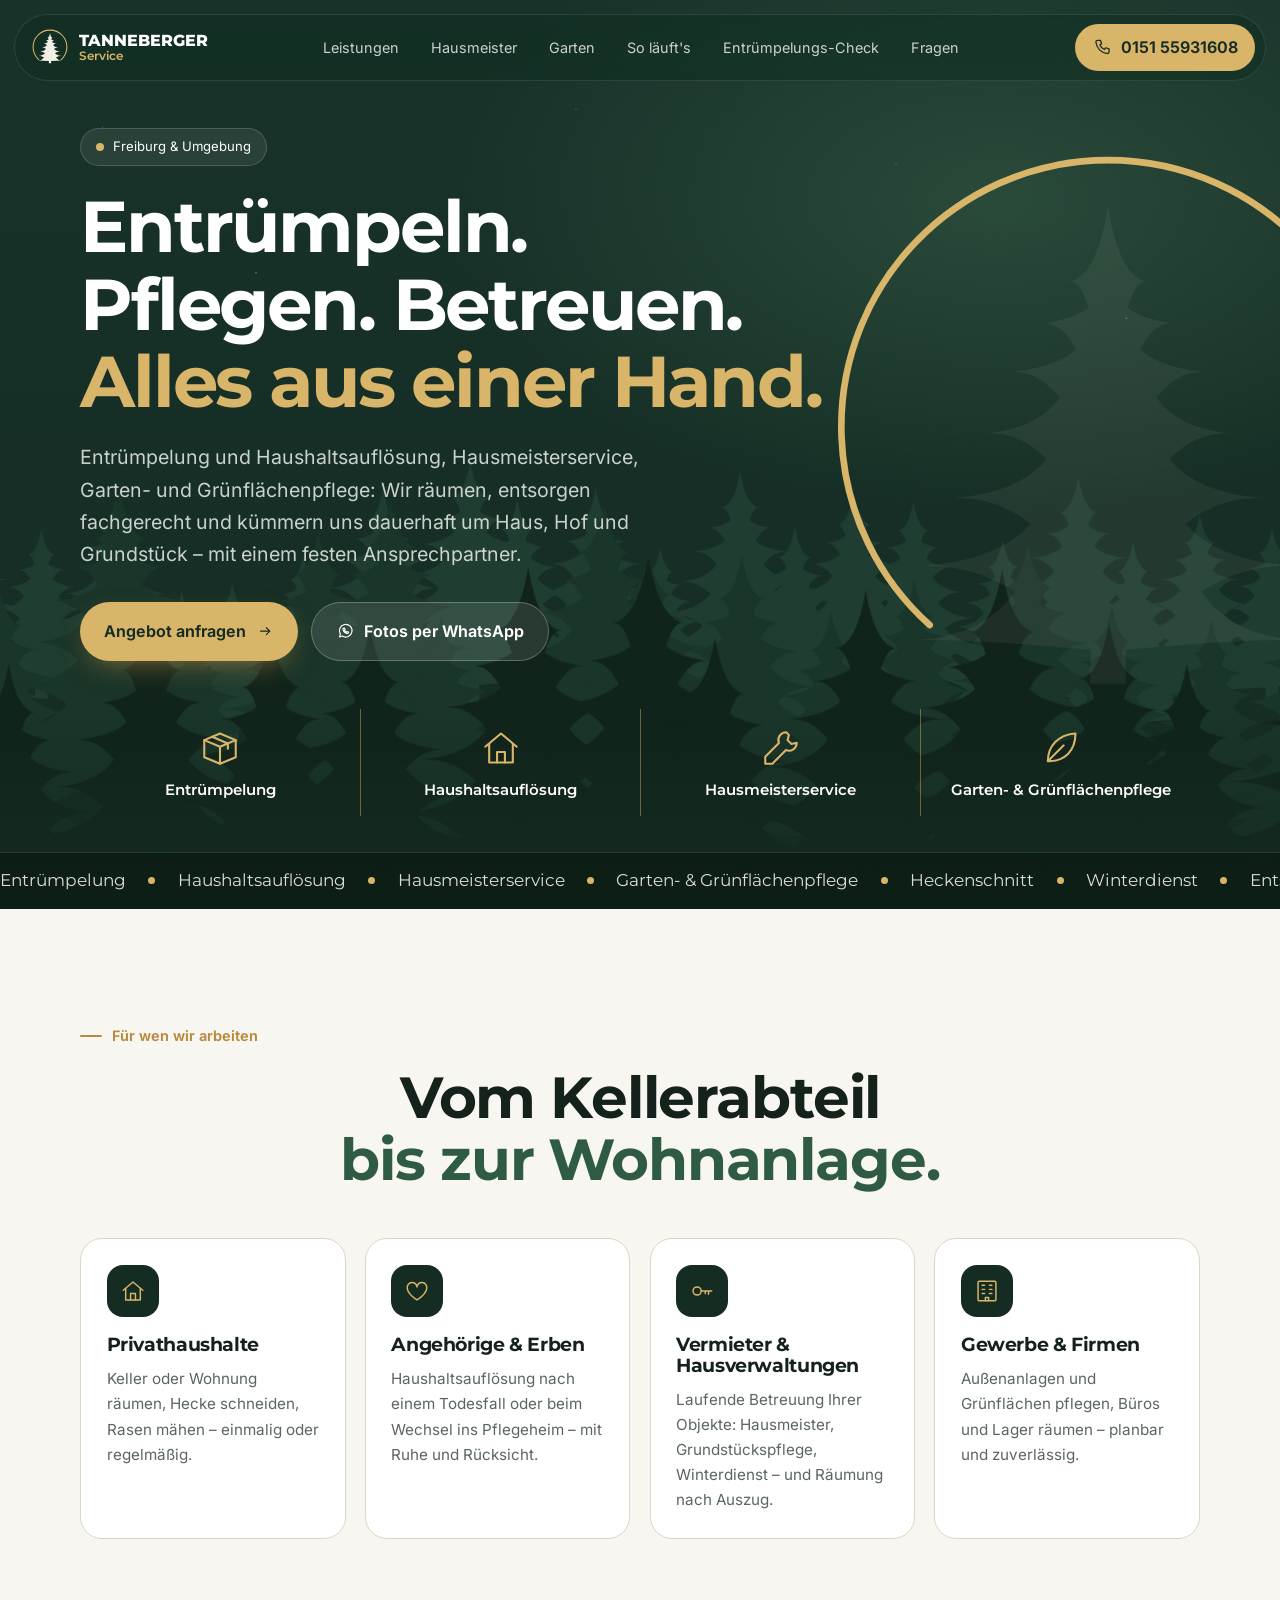
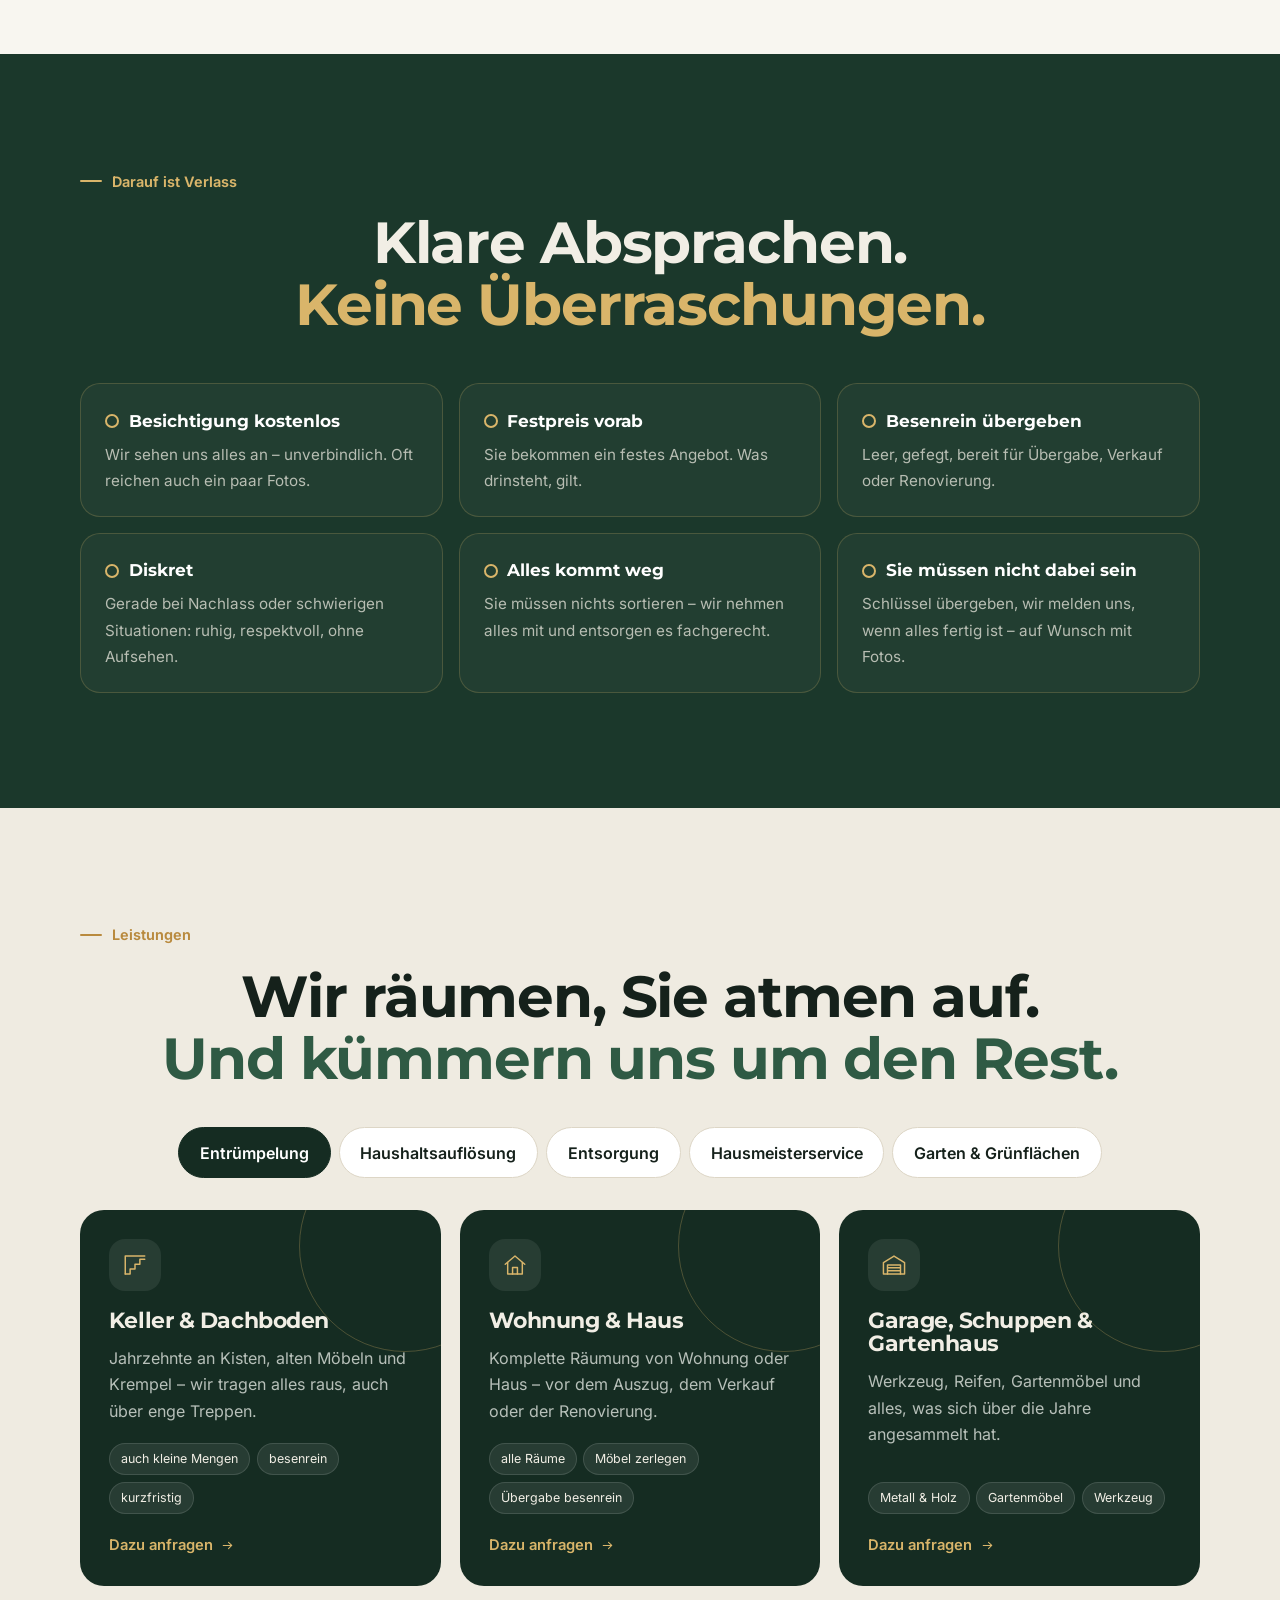
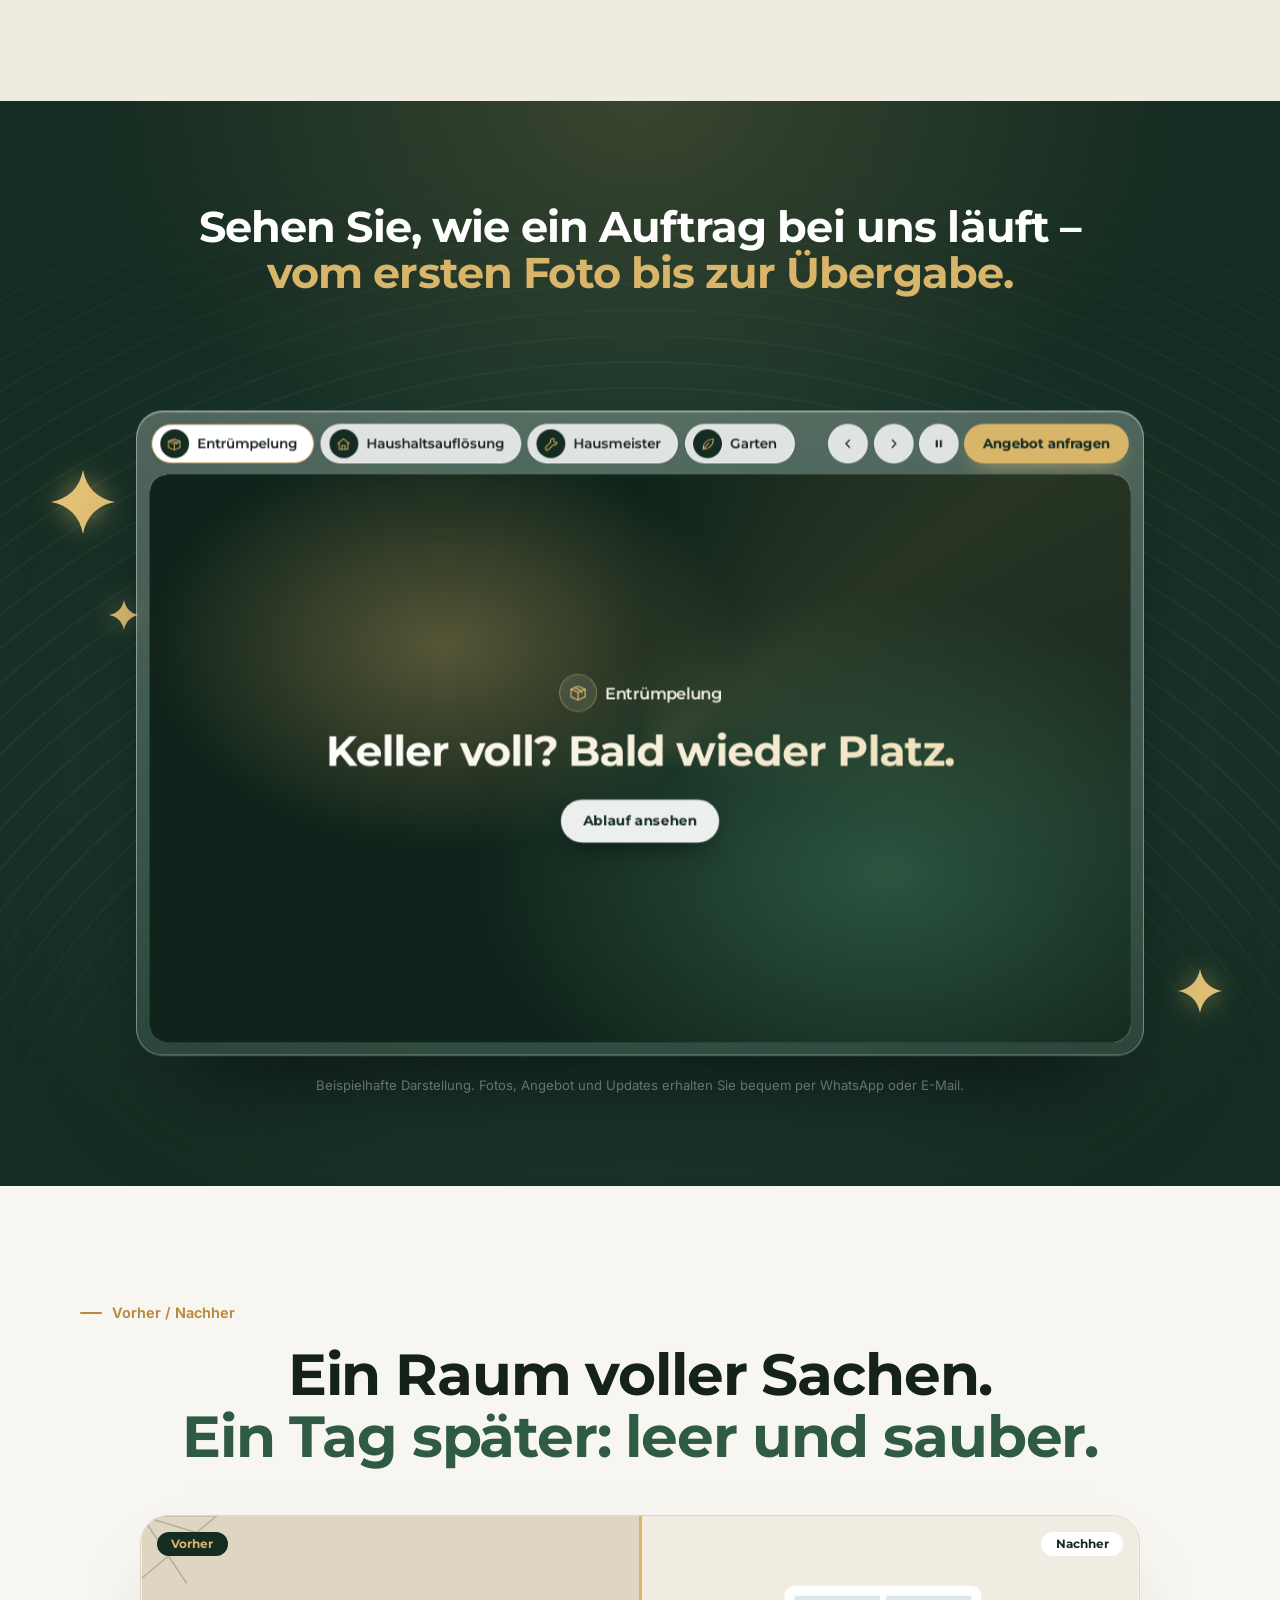
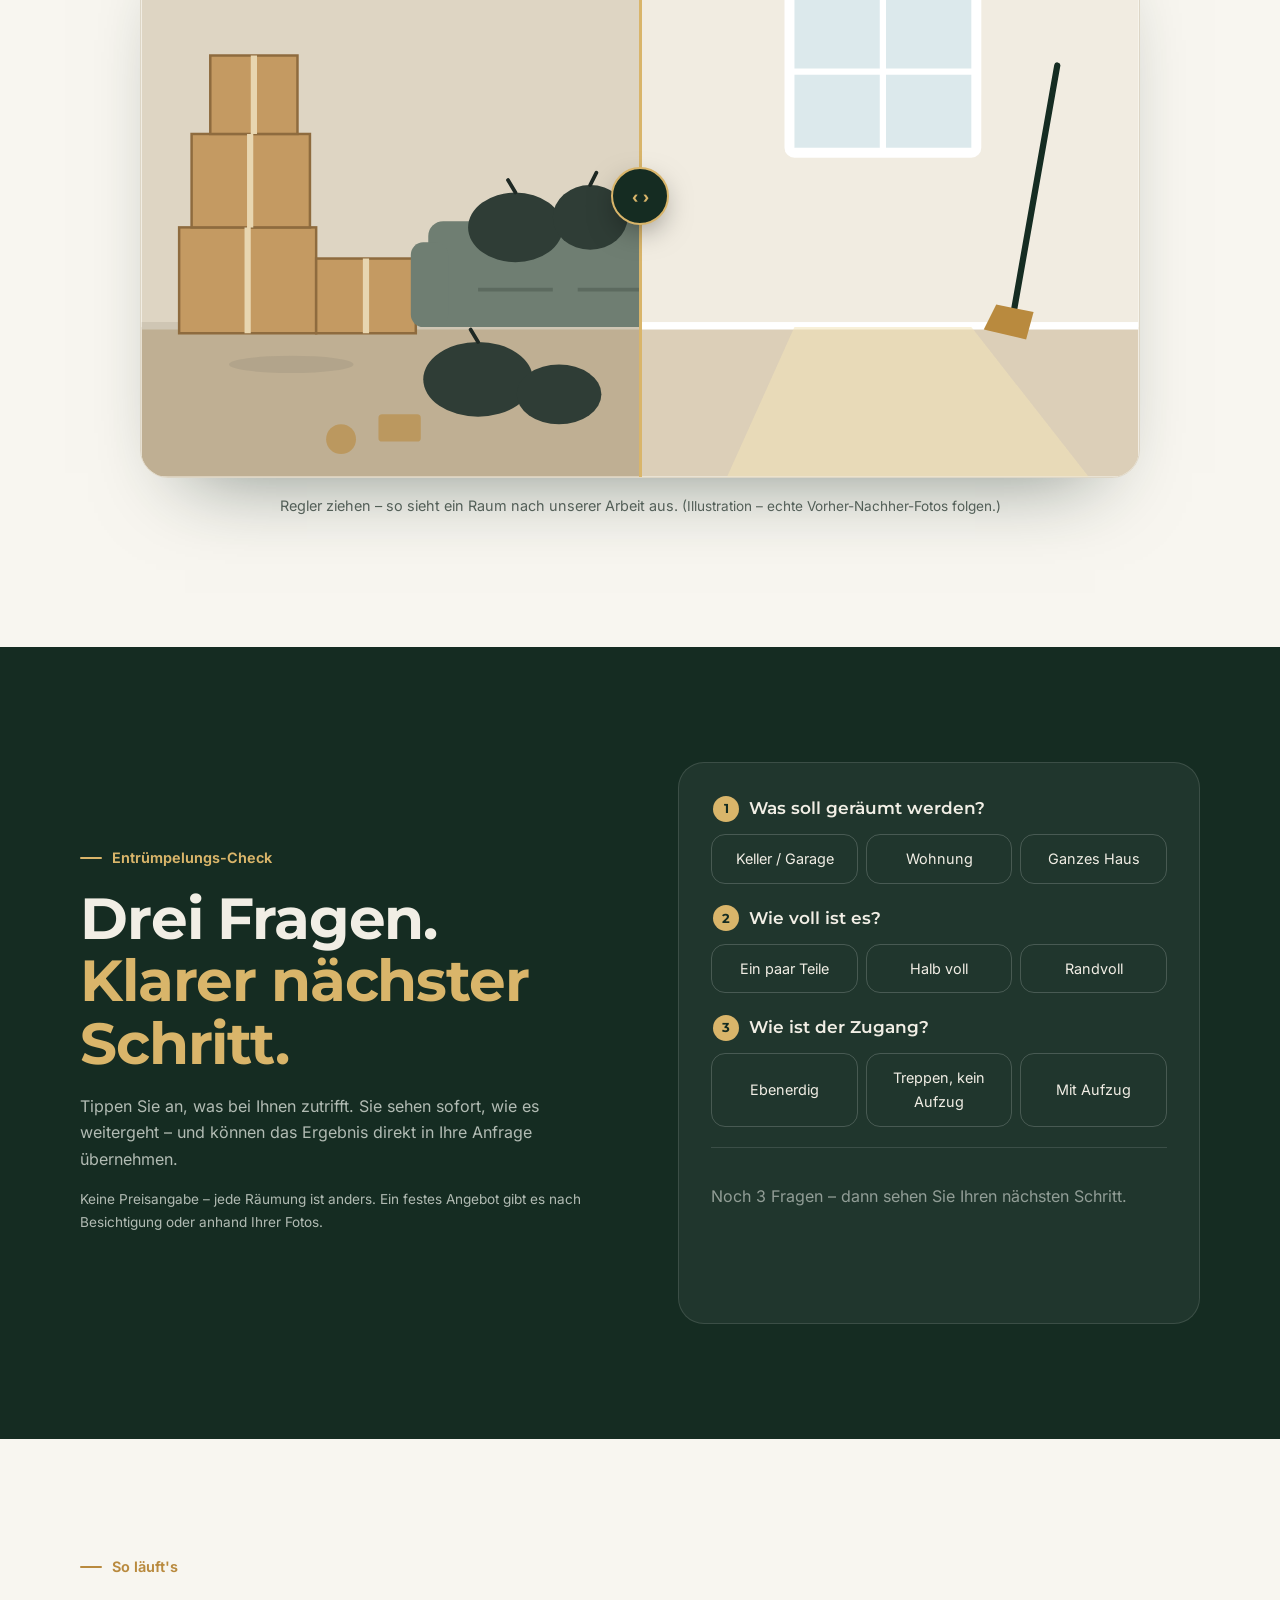
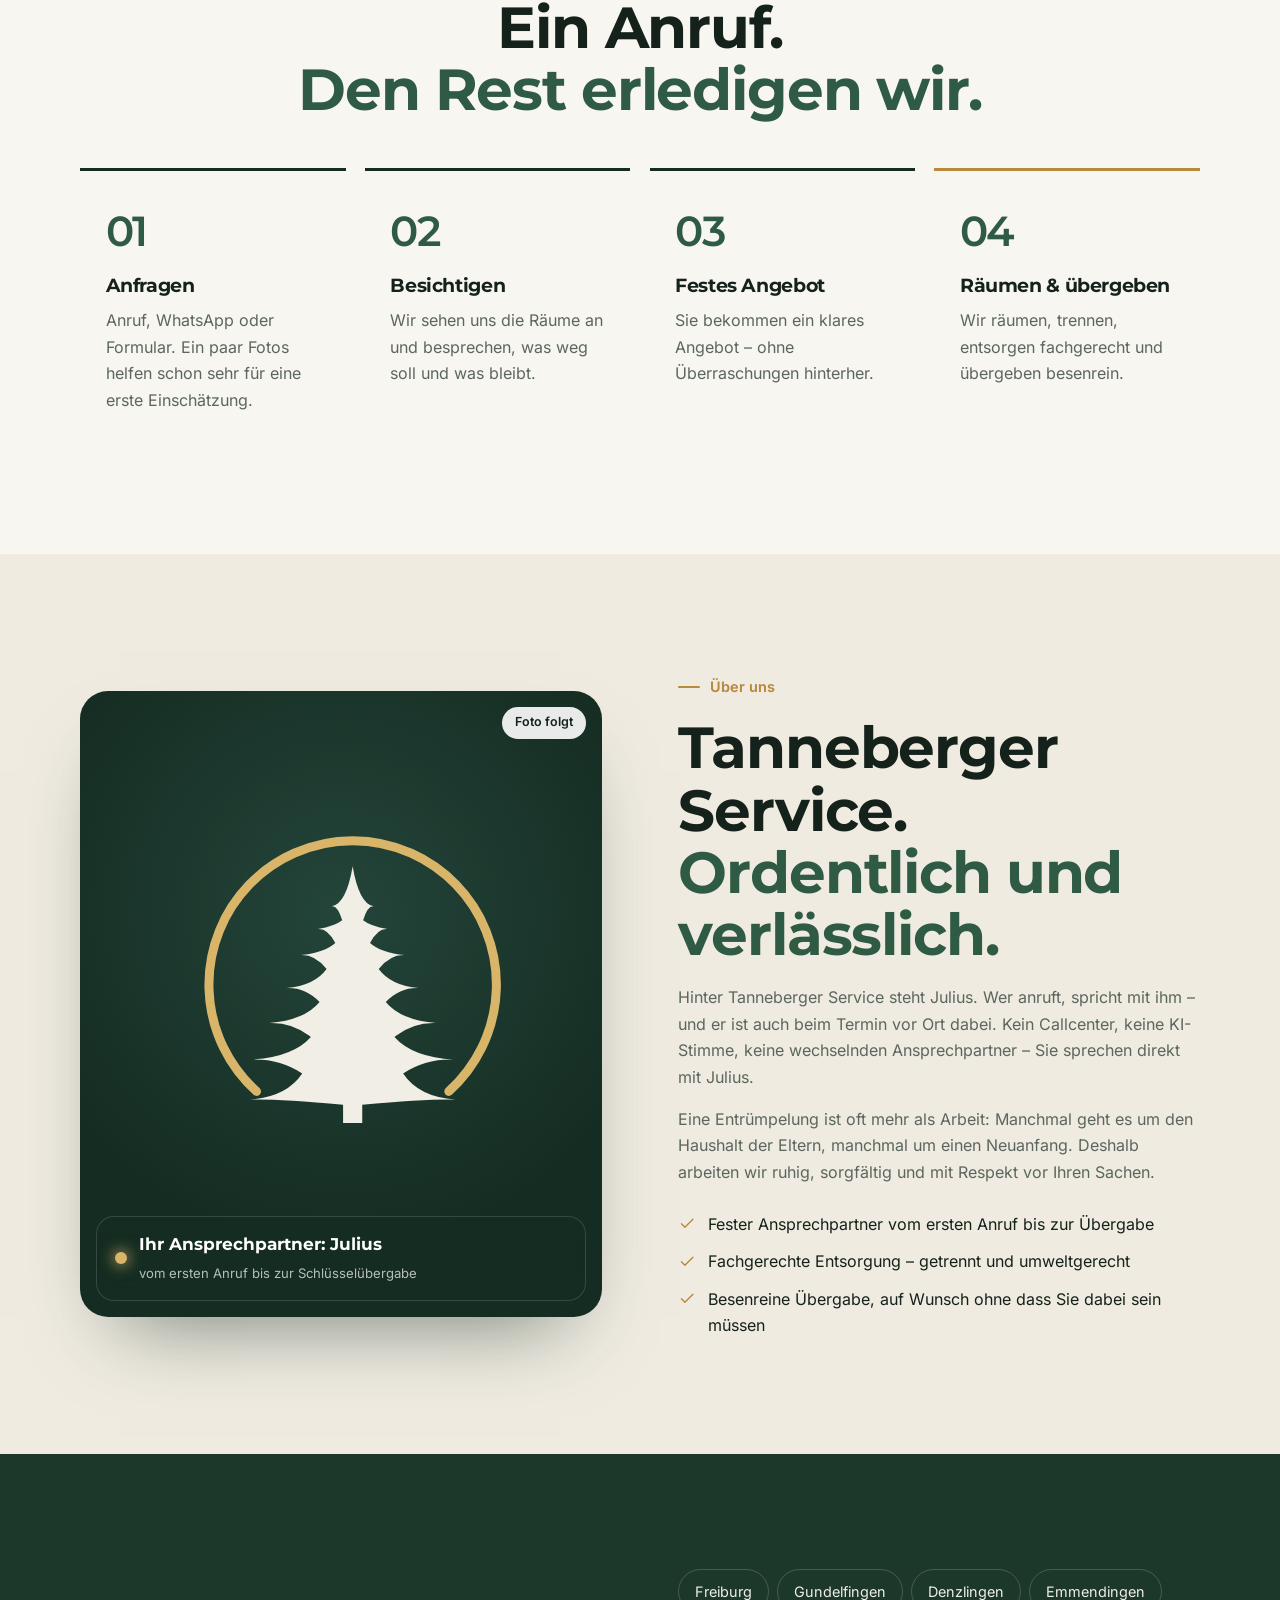
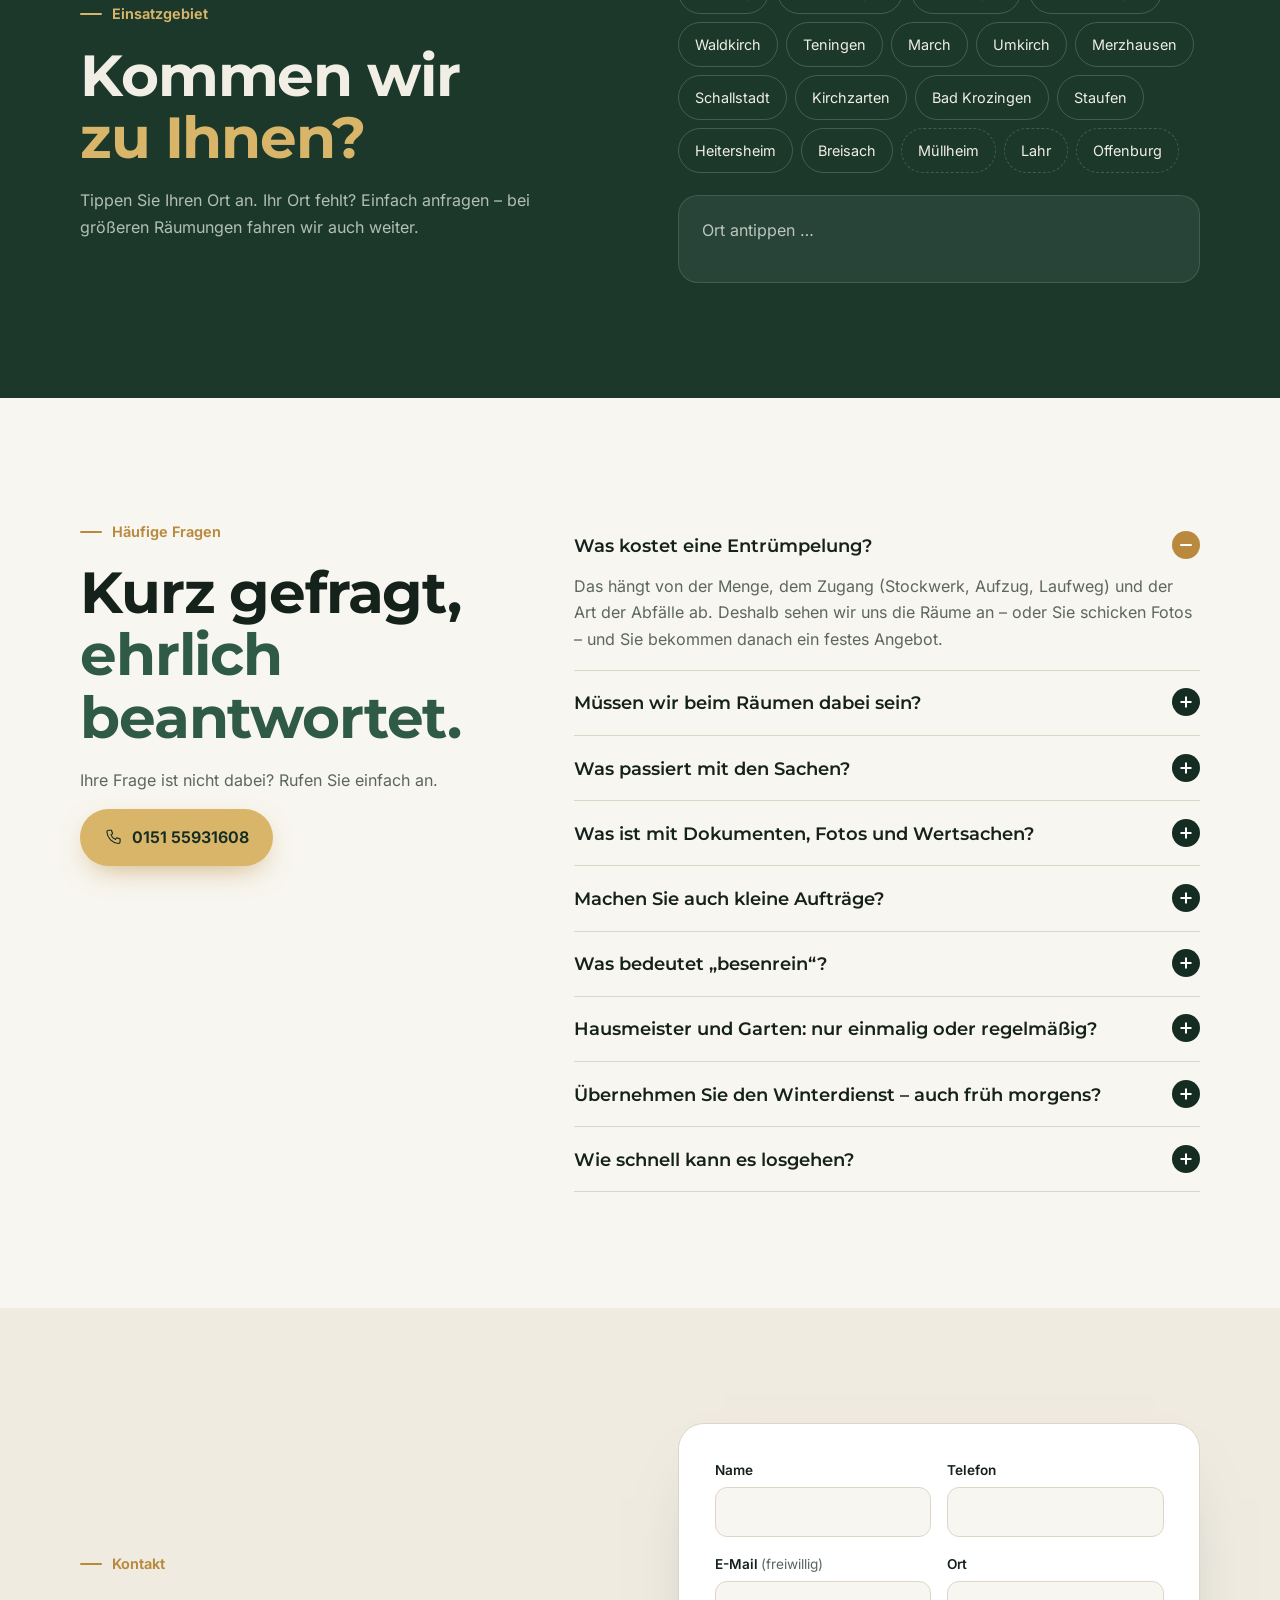
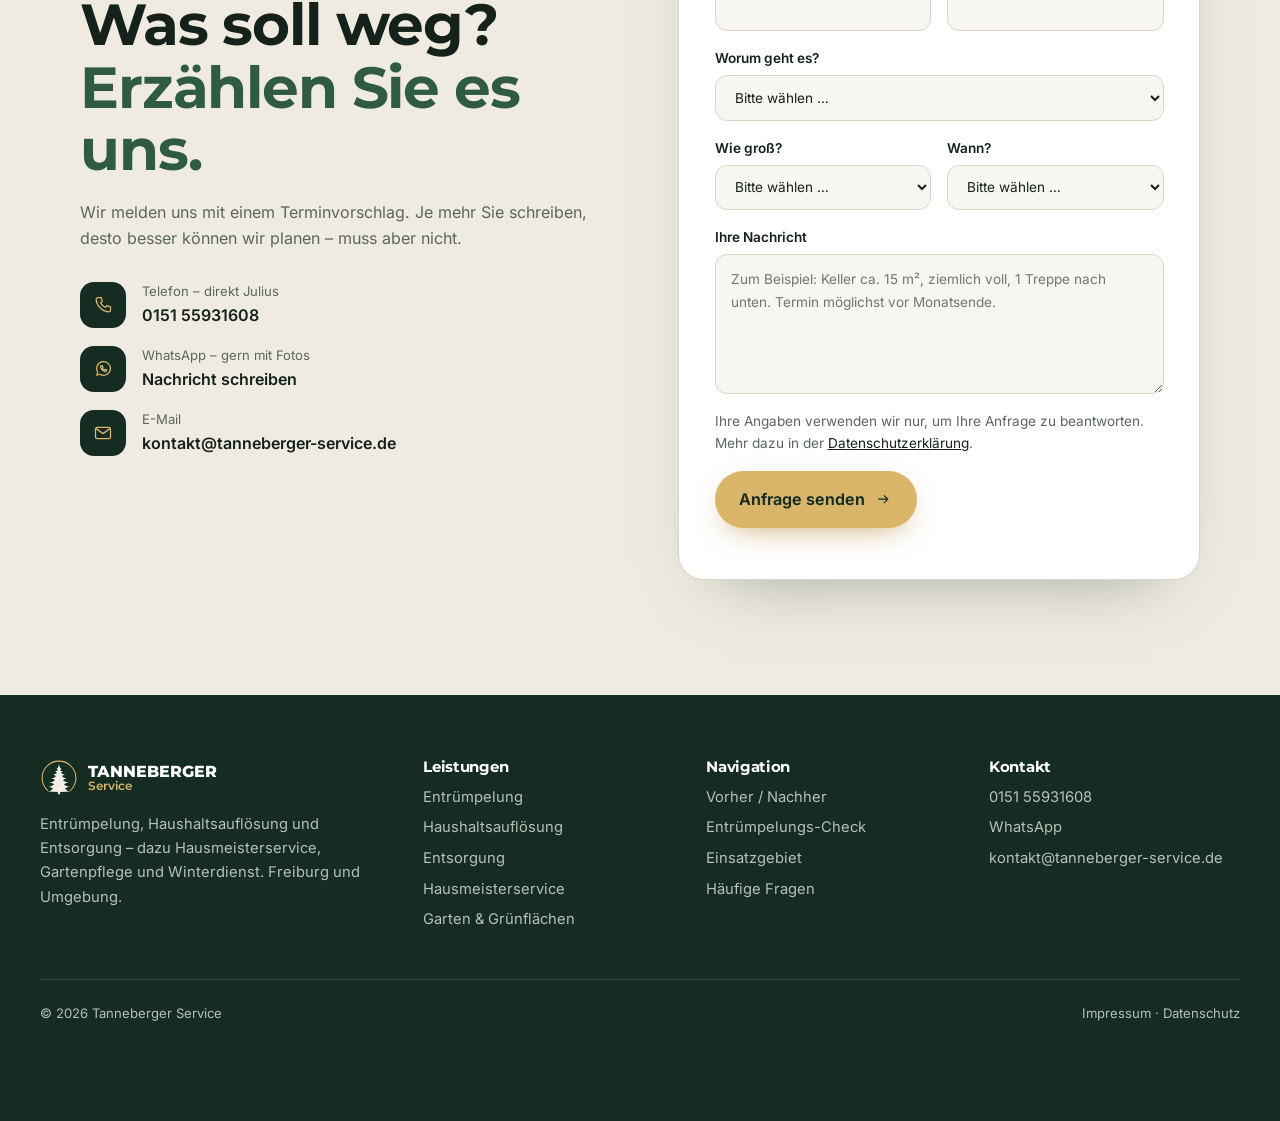
<file: v2/index.html>
<!doctype html>
<html lang="de">
<head>
  <meta charset="utf-8" />
  <meta name="viewport" content="width=device-width, initial-scale=1, viewport-fit=cover" />
  <title>Tanneberger Service – Entrümpelung, Haushaltsauflösung, Hausmeister &amp; Garten in Freiburg</title>
  <meta name="description" content="Tanneberger Service in Freiburg und Umgebung: Entrümpelung, Haushaltsauflösung und Entsorgung – besenrein übergeben, Festpreis nach kostenloser Besichtigung. Dazu Hausmeisterservice, Garten- und Grünflächenpflege und Winterdienst." />
  <meta name="robots" content="noindex" />
  <meta name="theme-color" content="#152C22" />
  <link rel="preload" href="../fonts/montserrat.woff2" as="font" type="font/woff2" crossorigin />
  <link rel="stylesheet" href="style.css" />
  <link rel="stylesheet" href="demo2.css" />
  <link rel="icon" href="favicon.svg" type="image/svg+xml" />
</head>
<body>
  <svg width="0" height="0" style="position:absolute" aria-hidden="true">
    <symbol id="zeichen" viewBox="-8 -8 216 216"><path d="M35.8 171.3 A96 96 0 1 1 164.2 171.3" fill="none" stroke="var(--ring,#B98A3E)" stroke-width="6" stroke-linecap="round"/><path d="M100.0 20.9 Q104.2 45.9 114.0 47.7 Q110.0 47.1 107.0 57.0 Q111.9 61.0 123.3 62.8 Q116.7 62.2 111.6 72.1 Q118.6 78.5 134.9 80.2 Q125.1 79.7 117.4 89.5 Q125.5 100.6 144.2 102.3 Q131.8 101.7 122.1 111.6 Q132.2 123.8 155.8 125.6 Q140.2 125.0 127.9 134.9 Q139.8 148.3 167.4 150.0 Q148.6 149.4 133.7 159.3 Q144.2 175.0 168.6 176.7 Q149.4 176.2 106.4 180.2 L106.4 192.4 L93.6 192.4 L93.6 180.2 Q50.6 176.2 31.4 176.7 Q55.8 175.0 66.3 159.3 Q51.4 149.4 32.6 150.0 Q60.2 148.3 72.1 134.9 Q59.8 125.0 44.2 125.6 Q67.8 123.8 77.9 111.6 Q68.2 101.7 55.8 102.3 Q74.5 100.6 82.6 89.5 Q74.9 79.7 65.1 80.2 Q81.4 78.5 88.4 72.1 Q83.3 62.2 76.7 62.8 Q88.1 61.0 93.0 57.0 Q90.0 47.1 86.0 47.7 Q95.8 45.9 100.0 20.9 Z" fill="var(--baum,#152C22)"/></symbol>
    <symbol id="tanne" viewBox="30 20 140 173"><path d="M100.0 20.9 Q104.2 45.9 114.0 47.7 Q110.0 47.1 107.0 57.0 Q111.9 61.0 123.3 62.8 Q116.7 62.2 111.6 72.1 Q118.6 78.5 134.9 80.2 Q125.1 79.7 117.4 89.5 Q125.5 100.6 144.2 102.3 Q131.8 101.7 122.1 111.6 Q132.2 123.8 155.8 125.6 Q140.2 125.0 127.9 134.9 Q139.8 148.3 167.4 150.0 Q148.6 149.4 133.7 159.3 Q144.2 175.0 168.6 176.7 Q149.4 176.2 106.4 180.2 L106.4 192.4 L93.6 192.4 L93.6 180.2 Q50.6 176.2 31.4 176.7 Q55.8 175.0 66.3 159.3 Q51.4 149.4 32.6 150.0 Q60.2 148.3 72.1 134.9 Q59.8 125.0 44.2 125.6 Q67.8 123.8 77.9 111.6 Q68.2 101.7 55.8 102.3 Q74.5 100.6 82.6 89.5 Q74.9 79.7 65.1 80.2 Q81.4 78.5 88.4 72.1 Q83.3 62.2 76.7 62.8 Q88.1 61.0 93.0 57.0 Q90.0 47.1 86.0 47.7 Q95.8 45.9 100.0 20.9 Z"/></symbol>
    <symbol id="i-tel" viewBox="0 0 32 32"><path d="M8 4h5l2 6-3 2a15 15 0 0 0 8 8l2-3 6 2v5a3 3 0 0 1-3 3A22 22 0 0 1 5 7a3 3 0 0 1 3-3z"/></symbol>
    <symbol id="i-pfeil" viewBox="0 0 32 32"><path d="M8 16h16M18 10l6 6-6 6"/></symbol>
    <symbol id="i-ort" viewBox="0 0 32 32"><path d="M16 29s9-8.5 9-15a9 9 0 0 0-18 0c0 6.5 9 15 9 15z"/><circle cx="16" cy="14" r="3"/></symbol>
    <symbol id="i-mail" viewBox="0 0 32 32"><rect x="4" y="7" width="24" height="18" rx="3"/><path d="M5 9l11 8 11-8"/></symbol>
    <symbol id="i-wa" viewBox="0 0 32 32"><path d="M6 26l1.6-5A11 11 0 1 1 11 24.4z"/><path d="M12 11.5c0 4.5 4 8.5 8.5 8.5l1.5-2.2-2.6-1.3-1.2 1.2a6 6 0 0 1-3.4-3.4l1.2-1.2-1.3-2.6z"/></symbol>
    <symbol id="i-karton" viewBox="0 0 32 32"><path d="M4 10l12-5 12 5v13l-12 5-12-5z"/><path d="M4 10l12 5 12-5M16 15v13M10 7.5l12 5v4"/></symbol>
    <symbol id="i-haus" viewBox="0 0 32 32"><path d="M4 15 16 5l12 10"/><path d="M7 13v14h18V13"/><path d="M13 27v-8h6v8"/></symbol>
    <symbol id="i-treppe" viewBox="0 0 32 32"><path d="M4 27h6v-6h6v-6h6V9h6"/><path d="M4 27V5h24"/></symbol>
    <symbol id="i-garage" viewBox="0 0 32 32"><path d="M3 13 16 5l13 8v14H3z"/><path d="M8 27V16h16v11M8 19.5h16M8 23h16"/></symbol>
    <symbol id="i-sofa" viewBox="0 0 32 32"><path d="M6 14V10a3 3 0 0 1 3-3h14a3 3 0 0 1 3 3v4"/><path d="M4 14a2 2 0 0 1 4 0v3h16v-3a2 2 0 0 1 4 0v8H4z"/><path d="M7 22v3M25 22v3"/></symbol>
    <symbol id="i-herz" viewBox="0 0 32 32"><path d="M16 27S4 20 4 12a6 6 0 0 1 12-1 6 6 0 0 1 12 1c0 8-12 15-12 15z"/></symbol>
    <symbol id="i-schluessel" viewBox="0 0 32 32"><circle cx="10" cy="16" r="5"/><path d="M15 16h13M24 16v4M20 16v3"/></symbol>
    <symbol id="i-kreislauf" viewBox="0 0 32 32"><path d="M11 6.5 7 13h7M21 25.5l4-6.5h-7M26 12l-3.5-6H15M6 20l3.5 6H17"/></symbol>
    <symbol id="i-blitz" viewBox="0 0 32 32"><rect x="8" y="5" width="16" height="22" rx="2.5"/><path d="M17 9l-4 7h6l-4 7"/></symbol>
    <symbol id="i-buero" viewBox="0 0 32 32"><rect x="5" y="4" width="22" height="24" rx="1.5"/><path d="M10 9h3M19 9h3M10 14h3M19 14h3M10 19h3M19 19h3M14 28v-4h4v4"/></symbol>
    <symbol id="i-hand" viewBox="0 0 32 32"><path d="M4 22h5l6 3 9-3a2 2 0 0 0-1-4l-6 1"/><path d="M9 22v-7h4l5 2h3a2 2 0 0 1 0 4h-5"/></symbol>
    <symbol id="i-rasen" viewBox="0 0 32 32"><path d="M4 27h24M7 27l-2-9M11 27l1-11M15 27l-1-8M19 27l2-12M24 27l1-8M27 27l-1-5"/></symbol>
    <symbol id="i-schnee" viewBox="0 0 32 32"><path d="M16 3v26M4.7 9.5l22.6 13M4.7 22.5l22.6-13M12 5l4 4 4-4M12 27l4-4 4 4"/></symbol>
    <symbol id="i-werkzeug" viewBox="0 0 32 32"><path d="M20 4a6 6 0 0 0-5.6 8.2L4 22.6V28h5.4l10.4-10.4A6 6 0 0 0 28 12l-4 1-3-3 1-4z"/></symbol>
    <symbol id="i-laub" viewBox="0 0 32 32"><path d="M6 26C6 14 14 6 27 5c0 13-8 21-20 21z"/><path d="M6 26 18 14"/></symbol>
    <symbol id="i-haken" viewBox="0 0 32 32"><path d="M6 17l6 6L26 9"/></symbol>
  </svg>

  <header class="kopf" id="kopf">
    <a class="marke" href="#start" aria-label="Tanneberger Service – zum Seitenanfang">
      <svg class="zeichen" style="--ring:#D9B56A;--baum:#F1EEE5" aria-hidden="true"><use href="#zeichen"/></svg>
      <span class="wort"><b>Tanneberger</b><small>Service</small></span>
    </a>
    <nav class="pille" aria-label="Hauptmenü">
      <a href="#leistungen" data-spy="leistungen">Leistungen</a>
      <a href="#leistungen" data-bereich="3">Hausmeister</a>
      <a href="#leistungen" data-bereich="4">Garten</a>
      <a href="#demo" data-spy="demo">So läuft's</a>
      <a href="#check" data-spy="check">Entrümpelungs-Check</a>
            <a href="#fragen" data-spy="fragen">Fragen</a>
    </nav>
    <a class="knopf tel" data-tel href="#kontakt"><svg class="icon" fill="none" stroke="currentColor" stroke-width="2.2" stroke-linecap="round" stroke-linejoin="round"><use href="#i-tel"/></svg><span class="tel-nr" data-tel-text>Anrufen</span></a>
  </header>

  <main>
    <!-- 1 HELD: Tannenwald + Goldring aus dem Logo -->
    <section class="held" id="start">
      <svg class="held-ring" viewBox="-8 -8 216 216" aria-hidden="true">
        <path class="baum" d="M100.0 20.9 Q104.2 45.9 114.0 47.7 Q110.0 47.1 107.0 57.0 Q111.9 61.0 123.3 62.8 Q116.7 62.2 111.6 72.1 Q118.6 78.5 134.9 80.2 Q125.1 79.7 117.4 89.5 Q125.5 100.6 144.2 102.3 Q131.8 101.7 122.1 111.6 Q132.2 123.8 155.8 125.6 Q140.2 125.0 127.9 134.9 Q139.8 148.3 167.4 150.0 Q148.6 149.4 133.7 159.3 Q144.2 175.0 168.6 176.7 Q149.4 176.2 106.4 180.2 L106.4 192.4 L93.6 192.4 L93.6 180.2 Q50.6 176.2 31.4 176.7 Q55.8 175.0 66.3 159.3 Q51.4 149.4 32.6 150.0 Q60.2 148.3 72.1 134.9 Q59.8 125.0 44.2 125.6 Q67.8 123.8 77.9 111.6 Q68.2 101.7 55.8 102.3 Q74.5 100.6 82.6 89.5 Q74.9 79.7 65.1 80.2 Q81.4 78.5 88.4 72.1 Q83.3 62.2 76.7 62.8 Q88.1 61.0 93.0 57.0 Q90.0 47.1 86.0 47.7 Q95.8 45.9 100.0 20.9 Z"/>
        <path class="ring" d="M35.8 171.3 A96 96 0 1 1 164.2 171.3"/>
        <circle class="funke" cx="60" cy="60" r="1.6" style="animation-delay:.5s"/><circle class="funke" cx="150" cy="80" r="1.2" style="animation-delay:2.2s"/>
        <circle class="funke" cx="120" cy="40" r="1.4" style="animation-delay:3.6s"/><circle class="funke" cx="40" cy="120" r="1.1" style="animation-delay:4.4s"/>
      </svg>
      <svg class="wald" viewBox="0 0 1440 520" preserveAspectRatio="xMidYMax slice" aria-hidden="true">
        <defs><linearGradient id="nebel" x1="0" y1="0" x2="0" y2="1"><stop offset="0" stop-color="#152C22" stop-opacity="0"/><stop offset="1" stop-color="#152C22"/></linearGradient></defs>
        <g class="reihe r1" fill="#1F3D30" data-tiefe="0.08"></g>
        <g class="reihe r2" fill="#1A3529" data-tiefe="0.16"></g>
        <g class="reihe r3" fill="#11241B" data-tiefe="0.26"></g>
        <rect x="0" y="380" width="1440" height="140" fill="url(#nebel)"/>
      </svg>
      <div class="held-inhalt">
        <p class="abzeichen rein-held" style="--v:0ms"><span class="punkt"></span>Freiburg &amp; Umgebung</p>
        <h1 class="rein-held" style="--v:120ms"><span class="zeile">Entrümpeln.</span><span class="zeile">Pflegen. Betreuen.</span><span class="zeile hervor">Alles aus einer Hand.</span></h1>
        <p class="held-text rein-held" style="--v:240ms">Entrümpelung und Haushaltsauflösung, Hausmeisterservice, Garten- und Grünflächenpflege: Wir räumen, entsorgen fachgerecht und kümmern uns dauerhaft um Haus, Hof und Grundstück – mit einem festen Ansprechpartner.</p>
        <div class="knoepfe rein-held" style="--v:360ms">
          <a class="knopf gold" href="#kontakt">Angebot anfragen <svg class="icon" fill="none" stroke="currentColor" stroke-width="2" stroke-linecap="round" stroke-linejoin="round"><use href="#i-pfeil"/></svg></a>
          <a class="knopf glas" data-wa href="#kontakt"><svg class="icon" fill="none" stroke="currentColor" stroke-width="2" stroke-linecap="round" stroke-linejoin="round"><use href="#i-wa"/></svg> Fotos per WhatsApp</a>
        </div>
      </div>
      <nav class="felder" aria-label="Geschäftsfelder">
        <a href="#leistungen" data-bereich="0"><svg class="icon" fill="none" stroke="currentColor" stroke-width="1.6" stroke-linecap="round" stroke-linejoin="round"><use href="#i-karton"/></svg><span>Entrümpelung</span></a>
        <a href="#leistungen" data-bereich="1"><svg class="icon" fill="none" stroke="currentColor" stroke-width="1.6" stroke-linecap="round" stroke-linejoin="round"><use href="#i-haus"/></svg><span>Haushalts&shy;auflösung</span></a>
        <a href="#leistungen" data-bereich="3"><svg class="icon" fill="none" stroke="currentColor" stroke-width="1.6" stroke-linecap="round" stroke-linejoin="round"><use href="#i-werkzeug"/></svg><span>Hausmeister&shy;service</span></a>
        <a href="#leistungen" data-bereich="4"><svg class="icon" fill="none" stroke="currentColor" stroke-width="1.6" stroke-linecap="round" stroke-linejoin="round"><use href="#i-laub"/></svg><span>Garten- &amp; Grünflächenpflege</span></a>
      </nav>
      <div class="laufband" aria-hidden="true"><div class="laufband-spur" data-laufband></div></div>
    </section>

    <!-- 2 FÜR WEN -->
    <section class="hell">
      <div class="rahmen">
        <p class="vorzeile mittig enthuellen">Für wen wir arbeiten</p>
        <h2 class="gross-titel mittig enthuellen">Vom Kellerabteil<br /><em>bis zur Wohnanlage.</em></h2>
        <div class="vier">
          <article class="gruppe enthuellen"><span class="kreis"><svg class="icon" fill="none" stroke="currentColor" stroke-width="1.8" stroke-linecap="round" stroke-linejoin="round"><use href="#i-haus"/></svg></span><h3>Privathaushalte</h3><p>Keller oder Wohnung räumen, Hecke schneiden, Rasen mähen – einmalig oder regelmäßig.</p></article>
          <article class="gruppe enthuellen" style="--v:80ms"><span class="kreis"><svg class="icon" fill="none" stroke="currentColor" stroke-width="1.8" stroke-linecap="round" stroke-linejoin="round"><use href="#i-herz"/></svg></span><h3>Angehörige &amp; Erben</h3><p>Haushaltsauflösung nach einem Todesfall oder beim Wechsel ins Pflegeheim – mit Ruhe und Rücksicht.</p></article>
          <article class="gruppe enthuellen" style="--v:160ms"><span class="kreis"><svg class="icon" fill="none" stroke="currentColor" stroke-width="1.8" stroke-linecap="round" stroke-linejoin="round"><use href="#i-schluessel"/></svg></span><h3>Vermieter &amp; Hausverwaltungen</h3><p>Laufende Betreuung Ihrer Objekte: Hausmeister, Grundstückspflege, Winterdienst – und Räumung nach Auszug.</p></article>
          <article class="gruppe enthuellen" style="--v:240ms"><span class="kreis"><svg class="icon" fill="none" stroke="currentColor" stroke-width="1.8" stroke-linecap="round" stroke-linejoin="round"><use href="#i-buero"/></svg></span><h3>Gewerbe &amp; Firmen</h3><p>Außenanlagen und Grünflächen pflegen, Büros und Lager räumen – planbar und zuverlässig.</p></article>
        </div>
      </div>
    </section>

    <!-- 2b VERSPRECHEN -->
    <section class="dunkel2 band">
      <div class="rahmen">
        <p class="vorzeile mittig enthuellen">Darauf ist Verlass</p>
        <h2 class="gross-titel mittig enthuellen">Klare Absprachen.<br /><em>Keine Überraschungen.</em></h2>
        <ul class="versprechen">
          <li class="enthuellen"><b>Besichtigung kostenlos</b><span>Wir sehen uns alles an – unverbindlich. Oft reichen auch ein paar Fotos.</span></li>
          <li class="enthuellen" style="--v:60ms"><b>Festpreis vorab</b><span>Sie bekommen ein festes Angebot. Was drinsteht, gilt.</span></li>
          <li class="enthuellen" style="--v:120ms"><b>Besenrein übergeben</b><span>Leer, gefegt, bereit für Übergabe, Verkauf oder Renovierung.</span></li>
          <li class="enthuellen" style="--v:180ms"><b>Diskret</b><span>Gerade bei Nachlass oder schwierigen Situationen: ruhig, respektvoll, ohne Aufsehen.</span></li>
          <li class="enthuellen" style="--v:240ms"><b>Alles kommt weg</b><span>Sie müssen nichts sortieren – wir nehmen alles mit und entsorgen es fachgerecht.</span></li>
          <li class="enthuellen" style="--v:300ms"><b>Sie müssen nicht dabei sein</b><span>Schlüssel übergeben, wir melden uns, wenn alles fertig ist – auf Wunsch mit Fotos.</span></li>
        </ul>
      </div>
    </section>

    <!-- 3 LEISTUNGEN -->
    <section class="hell2" id="leistungen">
      <div class="rahmen">
        <p class="vorzeile mittig enthuellen">Leistungen</p>
        <h2 class="gross-titel mittig enthuellen">Wir räumen, Sie atmen auf.<br /><em>Und kümmern uns um den Rest.</em></h2>
        <div class="bereich-reiter enthuellen" role="tablist" aria-label="Bereiche" data-reiter></div>
        <div class="leistung-raster" data-leistungen></div>
      </div>
    </section>

    <!-- 3b DEMO (Entwurf 2): Programm-Oberfläche im Glasrahmen, läuft von selbst, anklickbar -->
    <section class="d2-sektion" id="demo">
      <div class="d2-glanz" aria-hidden="true"></div>
      <svg class="d2-stern a" viewBox="0 0 40 40" aria-hidden="true"><path d="M20 0c2 11 9 18 20 20-11 2-18 9-20 20-2-11-9-18-20-20C11 18 18 11 20 0z"/></svg>
      <svg class="d2-stern b" viewBox="0 0 40 40" aria-hidden="true"><path d="M20 0c2 11 9 18 20 20-11 2-18 9-20 20-2-11-9-18-20-20C11 18 18 11 20 0z"/></svg>
      <svg class="d2-stern c" viewBox="0 0 40 40" aria-hidden="true"><path d="M20 0c2 11 9 18 20 20-11 2-18 9-20 20-2-11-9-18-20-20C11 18 18 11 20 0z"/></svg>
      <div class="rahmen">
        <h2 class="d2-titel enthuellen">Sehen Sie, wie ein Auftrag bei uns läuft –<br /><em>vom ersten Foto bis zur Übergabe.</em></h2>
        <div class="d2" data-d2></div>
        <p class="d2-fuss">Beispielhafte Darstellung. Fotos, Angebot und Updates erhalten Sie bequem per WhatsApp oder E-Mail.</p>
      </div>
    </section>

    <!-- 4 VORHER / NACHHER -->
    <section class="hell" id="vorher">
      <div class="rahmen">
        <p class="vorzeile mittig enthuellen">Vorher / Nachher</p>
        <h2 class="gross-titel mittig enthuellen">Ein Raum voller Sachen.<br /><em>Ein Tag später: leer und sauber.</em></h2>
        <div class="vn enthuellen" data-vn>
          <svg class="nachher" viewBox="0 0 800 450" aria-hidden="true">
            <rect width="800" height="330" fill="#F1ECE1"/><rect y="330" width="800" height="120" fill="#DCCFB8"/><rect y="326" width="800" height="6" fill="#fff"/>
            <rect x="520" y="60" width="150" height="130" rx="4" fill="#DCE9EC" stroke="#fff" stroke-width="8"/><path d="M595 60v130M520 125h150" stroke="#fff" stroke-width="5"/>
            <path d="M524 330 666 330 760 450 470 450z" fill="#F3E3B8" opacity=".55"/>
            <g stroke="#152C22" stroke-width="5" stroke-linecap="round"><path d="M735 120 700 318"/></g><path d="M686 312l30 6-6 22-34-8z" fill="#B98A3E"/>
            <g fill="#D9B56A"><path d="M250 250l5 13 13 5-13 5-5 13-5-13-13-5 13-5z"/><path d="M360 380l4 9 9 4-9 4-4 9-4-9-9-4 9-4z"/><path d="M140 400l3 7 7 3-7 3-3 7-3-7-7-3 7-3z"/></g>
          </svg>
          <svg class="vorher" viewBox="0 0 800 450" aria-hidden="true">
            <rect width="800" height="330" fill="#DED5C3"/><rect y="330" width="800" height="120" fill="#BFAF93"/><rect y="326" width="800" height="6" fill="#CFC6B4"/>
            <rect x="520" y="60" width="150" height="130" rx="4" fill="#A9B5B4" stroke="#CFC6B4" stroke-width="8"/><path d="M595 60v130M520 125h150" stroke="#CFC6B4" stroke-width="5"/>
            <path d="M0 0l60 0-60 50M0 0l36 54M0 0l60 18" stroke="#B9AE98" stroke-width="1.2" fill="none"/>
            <!-- Kartons links -->
            <g fill="#C49A62" stroke="#8E6B3E" stroke-width="2"><rect x="30" y="250" width="110" height="85"/><rect x="40" y="175" width="95" height="75"/><rect x="55" y="112" width="70" height="63"/><rect x="140" y="275" width="80" height="60"/></g>
            <g stroke="#E8D6B0" stroke-width="5"><path d="M85 250v85M87 175v75M90 112v63M180 275v60"/></g>
            <!-- Sofa -->
            <g fill="#6F7E72"><rect x="230" y="245" width="210" height="62" rx="12"/><rect x="230" y="285" width="210" height="45" rx="8"/><rect x="216" y="262" width="30" height="68" rx="10"/><rect x="424" y="262" width="30" height="68" rx="10"/></g>
            <path d="M270 300h60M350 300h60" stroke="#5C6A5F" stroke-width="3"/>
            <!-- Säcke auf dem Sofa und davor -->
            <g fill="#2F3D36"><ellipse cx="300" cy="250" rx="38" ry="28"/><ellipse cx="360" cy="242" rx="30" ry="26"/><ellipse cx="270" cy="372" rx="44" ry="30"/><ellipse cx="335" cy="384" rx="34" ry="24"/></g>
            <g stroke="#1E2924" stroke-width="3" stroke-linecap="round"><path d="M300 222l-6-10M360 216l5-10M270 342l-6-10"/></g>
            <!-- Matratze am Fenster -->
            <rect x="480" y="120" width="70" height="210" rx="10" fill="#E9E2D2" stroke="#B9AE98" stroke-width="3" transform="rotate(-8 515 225)"/>
            <path d="M488 160h52M486 200h52M484 240h52M482 280h52" stroke="#CFC4AE" stroke-width="2" transform="rotate(-8 515 225)"/>
            <!-- Stuhl, Lampe, Fernseher -->
            <g fill="none" stroke="#6B4E33" stroke-width="7" stroke-linecap="round"><path d="M600 230v100M650 230v100M600 280h50M600 230h50M650 230v-60"/></g>
            <g fill="#3A4741"><rect x="560" y="345" width="130" height="80" rx="6"/></g><rect x="570" y="355" width="110" height="60" rx="3" fill="#56645D"/>
            <path d="M720 330V170" stroke="#4A4A40" stroke-width="5"/><path d="M690 175h60l-14-40h-32z" fill="#C9B07A"/>
            <!-- Kleinkram am Boden -->
            <g fill="#8E6B3E"><rect x="420" y="380" width="70" height="44" rx="4"/></g><g fill="#B98A3E" opacity=".6"><circle cx="160" cy="420" r="12"/><rect x="190" y="400" width="34" height="22" rx="3"/></g>
            <g fill="#A39880" opacity=".45"><ellipse cx="460" cy="350" rx="40" ry="6"/><ellipse cx="120" cy="360" rx="50" ry="7"/></g>
          </svg>
          <div class="vn-griff" aria-hidden="true"></div>
          <span class="vn-schild l">Vorher</span><span class="vn-schild r">Nachher</span>
          <input type="range" min="0" max="100" value="50" aria-label="Vorher-Nachher-Vergleich verschieben" data-vn-regler />
        </div>
        <p class="vn-hinweis enthuellen">Regler ziehen – so sieht ein Raum nach unserer Arbeit aus. <span class="klein">(Illustration – echte Vorher-Nachher-Fotos folgen.)</span></p>
      </div>
    </section>

    <!-- 5 ENTRÜMPELUNGS-CHECK -->
    <section class="dunkel" id="check">
      <div class="rahmen zwei">
        <div class="enthuellen">
          <p class="vorzeile">Entrümpelungs-Check</p>
          <h2 class="gross-titel">Drei Fragen.<br /><em>Klarer nächster Schritt.</em></h2>
          <p class="hell-leise">Tippen Sie an, was bei Ihnen zutrifft. Sie sehen sofort, wie es weitergeht – und können das Ergebnis direkt in Ihre Anfrage übernehmen.</p>
          <p class="hell-leise klein">Keine Preisangabe – jede Räumung ist anders. Ein festes Angebot gibt es nach Besichtigung oder anhand Ihrer Fotos.</p>
        </div>
        <div class="check enthuellen" data-check>
          <fieldset><legend><span>1</span> Was soll geräumt werden?</legend><div class="wahl" data-frage="raum"></div></fieldset>
          <fieldset><legend><span>2</span> Wie voll ist es?</legend><div class="wahl" data-frage="menge"></div></fieldset>
          <fieldset><legend><span>3</span> Wie ist der Zugang?</legend><div class="wahl" data-frage="zugang"></div></fieldset>
          <div class="check-ergebnis" data-check-ergebnis aria-live="polite"></div>
        </div>
      </div>
    </section>

    <!-- 6 ABLAUF -->
    <section class="hell">
      <div class="rahmen">
        <p class="vorzeile mittig enthuellen">So läuft's</p>
        <h2 class="gross-titel mittig enthuellen">Ein Anruf.<br /><em>Den Rest erledigen wir.</em></h2>
        <ol class="ablauf">
          <li class="enthuellen"><span class="schritt-nr">01</span><h3>Anfragen</h3><p>Anruf, WhatsApp oder Formular. Ein paar Fotos helfen schon sehr für eine erste Einschätzung.</p></li>
          <li class="enthuellen" style="--v:80ms"><span class="schritt-nr">02</span><h3>Besichtigen</h3><p>Wir sehen uns die Räume an und besprechen, was weg soll und was bleibt.</p></li>
          <li class="enthuellen" style="--v:160ms"><span class="schritt-nr">03</span><h3>Festes Angebot</h3><p>Sie bekommen ein klares Angebot – ohne Überraschungen hinterher.</p></li>
          <li class="enthuellen" style="--v:240ms"><span class="schritt-nr">04</span><h3>Räumen &amp; übergeben</h3><p>Wir räumen, trennen, entsorgen fachgerecht und übergeben besenrein.</p></li>
        </ol>
      </div>
    </section>

    <!-- 7 ÜBER UNS -->
    <section class="hell2" id="ueber">
      <div class="rahmen zwei">
        <figure class="portrait emblem enthuellen">
          <svg viewBox="-8 -8 216 216" style="--ring:#D9B56A;--baum:#F1EEE5" aria-hidden="true"><use href="#zeichen"/></svg>
          <figcaption class="portrait-karte"><span class="pk-punkt"></span><span><b>Ihr Ansprechpartner: Julius</b><small>vom ersten Anruf bis zur Schlüsselübergabe</small></span></figcaption>
          <span class="portrait-hinweis">Foto folgt</span>
        </figure>
        <div class="enthuellen">
          <p class="vorzeile">Über uns</p>
          <h2 class="gross-titel">Tanneberger Service.<br /><em>Ordentlich und verlässlich.</em></h2>
          <p class="leise">Hinter Tanneberger Service steht Julius. Wer anruft, spricht mit ihm – und er ist auch beim Termin vor Ort dabei. Kein Callcenter, keine KI-Stimme, keine wechselnden Ansprechpartner – Sie sprechen direkt mit Julius.</p>
          <p class="leise">Eine Entrümpelung ist oft mehr als Arbeit: Manchmal geht es um den Haushalt der Eltern, manchmal um einen Neuanfang. Deshalb arbeiten wir ruhig, sorgfältig und mit Respekt vor Ihren Sachen.</p>
          <ul class="haken-liste">
            <li><svg class="icon" fill="none" stroke="currentColor" stroke-width="2.4" stroke-linecap="round" stroke-linejoin="round"><use href="#i-haken"/></svg> Fester Ansprechpartner vom ersten Anruf bis zur Übergabe</li>
            <li><svg class="icon" fill="none" stroke="currentColor" stroke-width="2.4" stroke-linecap="round" stroke-linejoin="round"><use href="#i-haken"/></svg> Fachgerechte Entsorgung – getrennt und umweltgerecht</li>
            <li><svg class="icon" fill="none" stroke="currentColor" stroke-width="2.4" stroke-linecap="round" stroke-linejoin="round"><use href="#i-haken"/></svg> Besenreine Übergabe, auf Wunsch ohne dass Sie dabei sein müssen</li>
          </ul>
        </div>
      </div>
    </section>

    <!-- 8 EINSATZGEBIET -->
    <section class="dunkel2" id="gebiet">
      <div class="rahmen zwei">
        <div class="enthuellen">
          <p class="vorzeile">Einsatzgebiet</p>
          <h2 class="gross-titel">Kommen wir<br /><em>zu Ihnen?</em></h2>
          <p class="hell-leise">Tippen Sie Ihren Ort an. Ihr Ort fehlt? Einfach anfragen – bei größeren Räumungen fahren wir auch weiter.</p>
        </div>
        <div class="gebiet enthuellen">
          <div class="orte" data-orte role="group" aria-label="Ort wählen"></div>
          <div class="gebiet-ergebnis" data-gebiet-ergebnis aria-live="polite"></div>
        </div>
      </div>
    </section>

    <!-- 9 FRAGEN -->
    <section class="hell" id="fragen">
      <div class="rahmen faq-raster">
        <div class="enthuellen">
          <p class="vorzeile">Häufige Fragen</p>
          <h2 class="gross-titel">Kurz gefragt,<br /><em>ehrlich beantwortet.</em></h2>
          <p class="leise">Ihre Frage ist nicht dabei? Rufen Sie einfach an.</p>
          <a class="knopf gold" data-tel href="#kontakt"><svg class="icon" fill="none" stroke="currentColor" stroke-width="2" stroke-linecap="round" stroke-linejoin="round"><use href="#i-tel"/></svg> <span data-tel-text>Jetzt anrufen</span></a>
        </div>
        <div class="faq">
          <details class="enthuellen" open><summary>Was kostet eine Entrümpelung?<span class="plus"></span></summary><p>Das hängt von der Menge, dem Zugang (Stockwerk, Aufzug, Laufweg) und der Art der Abfälle ab. Deshalb sehen wir uns die Räume an – oder Sie schicken Fotos – und Sie bekommen danach ein festes Angebot.</p></details>
          <details class="enthuellen"><summary>Müssen wir beim Räumen dabei sein?<span class="plus"></span></summary><p>Nein. Nach der Besichtigung genügt die Schlüsselübergabe. Wir melden uns, wenn alles fertig ist, und übergeben die Räume besenrein.</p></details>
          <details class="enthuellen"><summary>Was passiert mit den Sachen?<span class="plus"></span></summary><p>Wir trennen beim Räumen nach Holz, Metall, Elektrogeräten, Papier und Restmüll und bringen alles zu den zuständigen Wertstoff- und Entsorgungsstellen.</p></details>
          <details class="enthuellen"><summary>Was ist mit Dokumenten, Fotos und Wertsachen?<span class="plus"></span></summary><p>Was wir an persönlichen Unterlagen, Fotos oder Wertsachen finden, legen wir beiseite und geben es Ihnen. Sagen Sie uns vorher, wonach wir besonders schauen sollen.</p></details>
          <details class="enthuellen"><summary>Machen Sie auch kleine Aufträge?<span class="plus"></span></summary><p>Ja – auch ein einzelnes Kellerabteil, ein altes Sofa oder ein paar Elektrogeräte. Am schnellsten geht es mit ein paar Fotos per WhatsApp.</p></details>
          <details class="enthuellen"><summary>Was bedeutet „besenrein“?<span class="plus"></span></summary><p>Alle Räume sind leer, Böden gefegt, nichts bleibt zurück. So können Sie die Wohnung direkt übergeben, verkaufen oder renovieren lassen.</p></details>
          <details class="enthuellen"><summary>Hausmeister und Garten: nur einmalig oder regelmäßig?<span class="plus"></span></summary><p>Beides. Einmal den Garten auf Vordermann bringen, die Hecke schneiden oder das Laub weg – oder fest jede Woche bzw. jeden Monat. Grünschnitt nehmen wir gleich mit.</p></details>
          <details class="enthuellen"><summary>Übernehmen Sie den Winterdienst – auch früh morgens?<span class="plus"></span></summary><p>Ja, Räumen und Streuen von Gehwegen und Zufahrten nach Absprache, auch früh morgens und am Wochenende. Die Einzelheiten halten wir vorher schriftlich fest.</p></details>
          <details class="enthuellen"><summary>Wie schnell kann es losgehen?<span class="plus"></span></summary><p>Rufen Sie an oder schreiben Sie uns – wir melden uns kurzfristig mit einem Termin für die Besichtigung.</p></details>
        </div>
      </div>
    </section>

    <!-- 10 KONTAKT -->
    <section class="hell2" id="kontakt">
      <div class="rahmen zwei">
        <div class="enthuellen">
          <p class="vorzeile">Kontakt</p>
          <h2 class="gross-titel">Was soll weg?<br /><em>Erzählen Sie es uns.</em></h2>
          <p class="leise">Wir melden uns mit einem Terminvorschlag. Je mehr Sie schreiben, desto besser können wir planen – muss aber nicht.</p>
          <ul class="kontakt-liste">
            <li><span class="kreis"><svg class="icon" fill="none" stroke="currentColor" stroke-width="2" stroke-linecap="round" stroke-linejoin="round"><use href="#i-tel"/></svg></span><span><small>Telefon – direkt Julius</small><a data-tel href="#kontakt"><span data-tel-text>Nummer folgt</span></a></span></li>
            <li><span class="kreis"><svg class="icon" fill="none" stroke="currentColor" stroke-width="2" stroke-linecap="round" stroke-linejoin="round"><use href="#i-wa"/></svg></span><span><small>WhatsApp – gern mit Fotos</small><a data-wa href="#kontakt">Nachricht schreiben</a></span></li>
            <li><span class="kreis"><svg class="icon" fill="none" stroke="currentColor" stroke-width="2" stroke-linecap="round" stroke-linejoin="round"><use href="#i-mail"/></svg></span><span><small>E-Mail</small><a data-mail href="#kontakt"><span data-mail-text>Adresse folgt</span></a></span></li>
          </ul>
        </div>
        <form class="formular enthuellen" data-formular action="../anfrage.php" method="post" novalidate>
          <div class="feld-paar">
            <label>Name<input name="name" autocomplete="name" required /></label>
            <label>Telefon<input name="telefon" type="tel" autocomplete="tel" required /></label>
          </div>
          <div class="feld-paar">
            <label><span>E-Mail <span class="optional">(freiwillig)</span></span><input name="email" type="email" autocomplete="email" /></label>
            <label>Ort<input name="ort" autocomplete="address-level2" data-feld-ort /></label>
          </div>
          <label>Worum geht es?<select name="leistung" data-feld-leistung></select></label>
          <div class="feld-paar">
            <label>Wie groß?<select name="groesse"><option value="">Bitte wählen …</option><option>Einzelne Teile</option><option>1 Raum (Keller, Dachboden, Garage)</option><option>1–2 Zimmer</option><option>3–4 Zimmer</option><option>Ganzes Haus</option><option>Gewerbe / weiß nicht</option></select></label>
            <label>Wann?<select name="zeitraum"><option value="">Bitte wählen …</option><option>So schnell wie möglich</option><option>In 1–2 Wochen</option><option>Flexibel</option><option>Regelmäßig (Hausmeister/Garten)</option></select></label>
          </div>
          <label class="falle" aria-hidden="true">Webseite<input name="webseite" tabindex="-1" autocomplete="off" /></label>
          <input type="hidden" name="t" data-feld-zeit />
          <label>Ihre Nachricht<textarea name="nachricht" rows="5" data-feld-nachricht placeholder="Zum Beispiel: Keller ca. 15 m², ziemlich voll, 1 Treppe nach unten. Termin möglichst vor Monatsende."></textarea></label>
          <p class="zustimmung">Ihre Angaben verwenden wir nur, um Ihre Anfrage zu beantworten. Mehr dazu in der <a href="../datenschutz.html">Datenschutzerklärung</a>.</p>
          <button class="knopf gold" type="submit" data-formular-knopf>Anfrage senden <svg class="icon" fill="none" stroke="currentColor" stroke-width="2" stroke-linecap="round" stroke-linejoin="round"><use href="#i-pfeil"/></svg></button>
          <p class="formular-meldung" data-formular-meldung aria-live="polite"></p>
        </form>
      </div>
    </section>
  </main>

  <footer class="fuss">
    <div class="fuss-raster">
      <div>
        <a class="marke" href="#start"><svg class="zeichen" style="--ring:#D9B56A;--baum:#F1EEE5" aria-hidden="true"><use href="#zeichen"/></svg><span class="wort"><b>Tanneberger</b><small>Service</small></span></a>
        <p class="fuss-text">Entrümpelung, Haushaltsauflösung und Entsorgung – dazu Hausmeisterservice, Gartenpflege und Winterdienst. Freiburg und Umgebung.</p>
      </div>
      <div><h4>Leistungen</h4><ul data-fuss-leistungen></ul></div>
      <div><h4>Navigation</h4><ul><li><a href="#vorher">Vorher / Nachher</a></li><li><a href="#check">Entrümpelungs-Check</a></li><li><a href="#gebiet">Einsatzgebiet</a></li><li><a href="#fragen">Häufige Fragen</a></li></ul></div>
      <div><h4>Kontakt</h4><ul><li><a data-tel href="#kontakt"><span data-tel-text>Telefon folgt</span></a></li><li><a data-wa href="#kontakt">WhatsApp</a></li><li><a data-mail href="#kontakt"><span data-mail-text>E-Mail folgt</span></a></li></ul></div>
    </div>
    <div class="fuss-unten">
      <span>© <span data-jahr>2026</span> Tanneberger Service</span>
      <span><a href="../impressum.html">Impressum</a> · <a href="../datenschutz.html">Datenschutz</a></span>
    </div>
  </footer>

  <nav class="leiste" aria-label="Schnellzugriff">
    <a href="#check"><svg class="icon" fill="none" stroke="currentColor" stroke-width="2" stroke-linecap="round" stroke-linejoin="round"><use href="#i-karton"/></svg> Check</a>
    <a data-wa href="#kontakt"><svg class="icon" fill="none" stroke="currentColor" stroke-width="2" stroke-linecap="round" stroke-linejoin="round"><use href="#i-wa"/></svg> WhatsApp</a>
    <a class="gold" data-tel href="#kontakt"><svg class="icon" fill="none" stroke="currentColor" stroke-width="2" stroke-linecap="round" stroke-linejoin="round"><use href="#i-tel"/></svg> Anrufen</a>
  </nav>

  <!-- Alle Betriebsdaten an einer Stelle. null = noch nicht bekannt (Seite zeigt dann „folgt“ bzw. blendet aus). -->
  <script type="application/json" id="daten">
  {
    "firma": {
      "name": "Tanneberger Service",
      "telefon": "+4915155931608",
      "telefonAnzeige": "0151 55931608",
      "whatsapp": "4915155931608",
      "mail": "kontakt@tanneberger-service.de"
    },
    "bereiche": [
      {
        "name": "Entrümpelung",
        "leistungen": [
          {
            "icon": "i-treppe",
            "titel": "Keller & Dachboden",
            "text": "Jahrzehnte an Kisten, alten Möbeln und Krempel – wir tragen alles raus, auch über enge Treppen.",
            "punkte": [
              "auch kleine Mengen",
              "besenrein",
              "kurzfristig"
            ]
          },
          {
            "icon": "i-haus",
            "titel": "Wohnung & Haus",
            "text": "Komplette Räumung von Wohnung oder Haus – vor dem Auszug, dem Verkauf oder der Renovierung.",
            "punkte": [
              "alle Räume",
              "Möbel zerlegen",
              "Übergabe besenrein"
            ]
          },
          {
            "icon": "i-garage",
            "titel": "Garage, Schuppen & Gartenhaus",
            "text": "Werkzeug, Reifen, Gartenmöbel und alles, was sich über die Jahre angesammelt hat.",
            "punkte": [
              "Metall & Holz",
              "Gartenmöbel",
              "Werkzeug"
            ]
          }
        ]
      },
      {
        "name": "Haushaltsauflösung",
        "leistungen": [
          {
            "icon": "i-karton",
            "titel": "Komplette Haushaltsauflösung",
            "text": "Vom Kleiderschrank bis zur Küche: Wir lösen den ganzen Haushalt auf – Sie bekommen leere, saubere Räume zurück.",
            "punkte": [
              "alles aus einer Hand",
              "Festpreis",
              "Schlüsselübergabe"
            ]
          },
          {
            "icon": "i-herz",
            "titel": "Nachlass & Pflegeheim",
            "text": "Wenn der Haushalt der Eltern aufgelöst werden muss – nach einem Todesfall oder beim Wechsel ins Heim: ruhig, diskret und abgestimmt mit der Familie.",
            "punkte": [
              "Persönliches wird beiseitegelegt",
              "diskret",
              "termintreu"
            ]
          },
          {
            "icon": "i-buero",
            "titel": "Büro, Laden & Lager",
            "text": "Geschäftsauflösung und Gewerberäumung – planbar zum vereinbarten Termin, auf Wunsch außerhalb der Öffnungszeiten.",
            "punkte": [
              "Büromöbel",
              "Regale & Archive",
              "für Makler & Verwaltungen"
            ]
          }
        ]
      },
      {
        "name": "Entsorgung",
        "leistungen": [
          {
            "icon": "i-sofa",
            "titel": "Sperrmüll & Möbel",
            "text": "Alte Sofas, Schränke, Matratzen und Betten – abgebaut, abgeholt und fachgerecht entsorgt.",
            "punkte": [
              "Abbau inklusive",
              "auch Einzelstücke",
              "ohne Wartezeit"
            ]
          },
          {
            "icon": "i-blitz",
            "titel": "Elektrogeräte & Metall",
            "text": "Kühlschrank, Waschmaschine, Fernseher und Schrott – getrennt zu den richtigen Annahmestellen.",
            "punkte": [
              "Großgeräte",
              "Kleingeräte",
              "Metallschrott"
            ]
          },
          {
            "icon": "i-laub",
            "titel": "Grünschnitt & Gartenabfälle",
            "text": "Hecken- und Baumschnitt, Laub, Wurzeln und alte Pflanzkübel – aufgeladen und zur Grüngutannahme gebracht.",
            "punkte": [
              "nach dem Gartentag",
              "Laub im Herbst",
              "sauber gefegt"
            ]
          }
        ]
      },
      {
        "name": "Hausmeisterservice",
        "leistungen": [
          {
            "icon": "i-werkzeug",
            "titel": "Hausmeisterservice",
            "text": "Regelmäßige Kontrollgänge, Mülltonnen raus und rein, Leuchtmittel wechseln, kleine Handgriffe – zuverlässig im festen Turnus.",
            "punkte": [
              "wöchentlich oder monatlich",
              "Privat & Vermieter",
              "Vertretung im Urlaub"
            ]
          },
          {
            "icon": "i-schluessel",
            "titel": "Objektbetreuung",
            "text": "Für Vermieter und Hausverwaltungen: Ansprechpartner vor Ort, Handwerker begleiten, Schäden melden, bei Wohnungsübergaben dabei.",
            "punkte": [
              "Wohnanlagen",
              "Handwerker koordinieren",
              "kurze Wege"
            ]
          },
          {
            "icon": "i-schnee",
            "titel": "Winterdienst",
            "text": "Gehwege, Eingänge und Zufahrten räumen und streuen – damit Sie Ihre Räum- und Streupflicht nicht selbst erfüllen müssen.",
            "punkte": [
              "früh morgens",
              "auch am Wochenende",
              "nach Absprache"
            ]
          }
        ]
      },
      {
        "name": "Garten & Grünflächen",
        "leistungen": [
          {
            "icon": "i-rasen",
            "titel": "Rasen & Beete",
            "text": "Rasen mähen und vertikutieren, Beete von Unkraut befreien, Kanten sauber halten – damit der Garten das ganze Jahr gepflegt aussieht.",
            "punkte": [
              "einmalig oder im Abo",
              "Privatgärten",
              "Wohnanlagen"
            ]
          },
          {
            "icon": "i-laub",
            "titel": "Hecken- & Strauchschnitt",
            "text": "Hecken in Form, Sträucher zurückgeschnitten, kleine Gehölze ausgelichtet – der Grünschnitt kommt gleich mit.",
            "punkte": [
              "Formschnitt",
              "Rückschnitt",
              "Grünschnitt inklusive"
            ]
          },
          {
            "icon": "i-garage",
            "titel": "Grundstückspflege",
            "text": "Laub im Herbst, Wege und Pflaster von Unkraut befreien, Außenanlagen und Stellplätze sauber halten – für Privat, Vermieter und Gewerbe.",
            "punkte": [
              "Laub & Wege",
              "Außenanlagen",
              "Grünflächen von Firmen"
            ]
          }
        ]
      }
    ],
    "check": {
      "raum": [
        {
          "id": "raum",
          "text": "Keller / Garage"
        },
        {
          "id": "wohnung",
          "text": "Wohnung"
        },
        {
          "id": "haus",
          "text": "Ganzes Haus"
        }
      ],
      "menge": [
        {
          "id": "wenig",
          "text": "Ein paar Teile"
        },
        {
          "id": "halb",
          "text": "Halb voll"
        },
        {
          "id": "voll",
          "text": "Randvoll"
        }
      ],
      "zugang": [
        {
          "id": "eben",
          "text": "Ebenerdig"
        },
        {
          "id": "treppe",
          "text": "Treppen, kein Aufzug"
        },
        {
          "id": "aufzug",
          "text": "Mit Aufzug"
        }
      ]
    },
    "gebiet": [
      {
        "stufe": "kern",
        "orte": [
          "Freiburg",
          "Gundelfingen",
          "Denzlingen",
          "Emmendingen",
          "Waldkirch",
          "Teningen",
          "March",
          "Umkirch",
          "Merzhausen",
          "Schallstadt",
          "Kirchzarten",
          "Bad Krozingen",
          "Staufen",
          "Heitersheim",
          "Breisach"
        ]
      },
      {
        "stufe": "umland",
        "orte": [
          "Müllheim",
          "Lahr",
          "Offenburg"
        ]
      }
    ],
    "laufband": [
      "Entrümpelung",
      "Haushaltsauflösung",
      "Hausmeisterservice",
      "Garten- & Grünflächenpflege",
      "Heckenschnitt",
      "Winterdienst",
      "Entsorgung",
      "Besenrein übergeben",
      "Fester Ansprechpartner"
    ],
    "demo": [
      {
        "name": "Entrümpelung",
        "icon": "i-karton",
        "intro": "Keller voll? Bald wieder Platz.",
        "tipp": "Ein paar Fotos per WhatsApp reichen oft schon für ein festes Angebot.",
        "schritte": [
          {
            "titel": "Fotos schicken",
            "typ": "chat",
            "nachrichten": [
              {
                "von": "kunde",
                "text": "Hallo, unser Keller ist ca. 15 m² und ziemlich voll. Fotos anbei.",
                "fotos": 3
              },
              {
                "von": "julius",
                "text": "Danke für die Fotos! Passt Donnerstag 10 Uhr für eine kurze Besichtigung?"
              },
              {
                "von": "kunde",
                "text": "Passt, bis Donnerstag!"
              }
            ]
          },
          {
            "titel": "Besichtigung",
            "typ": "termin",
            "tag": "DO",
            "zeit": "10:00",
            "zeilen": [
              "Besichtigung bei Ihnen vor Ort",
              "Kostenlos und unverbindlich",
              "Ca. 15 Minuten"
            ]
          },
          {
            "titel": "Festpreis",
            "typ": "angebot",
            "posten": [
              "Räumung Kellerraum, ca. 15 m²",
              "Möbel zerlegen und heraustragen",
              "Abtransport und fachgerechte Entsorgung",
              "Besenreine Übergabe"
            ],
            "fuss": "Festpreis – steht vorher fest"
          },
          {
            "titel": "Räumung",
            "typ": "liste",
            "punkte": [
              "Regale und Möbel zerlegt",
              "Kartons und Säcke heraus",
              "Getrennt: Holz, Metall, Elektro, Rest",
              "Abtransport zur Entsorgung",
              "Boden gefegt"
            ]
          },
          {
            "titel": "Übergabe",
            "typ": "fertig",
            "text": "Keller leer und besenrein. Auf Wunsch mit Fotos per WhatsApp.",
            "stempel": "BESEN-<br>REIN ✓"
          }
        ]
      },
      {
        "name": "Haushaltsauflösung",
        "icon": "i-haus",
        "intro": "Ein ganzer Haushalt. Ein Ansprechpartner.",
        "tipp": "Persönliche Unterlagen, Fotos und Wertsachen legen wir beim Räumen beiseite.",
        "schritte": [
          {
            "titel": "Erstes Gespräch",
            "typ": "chat",
            "nachrichten": [
              {
                "von": "kunde",
                "text": "Wir müssen die Wohnung meiner Mutter auflösen, 3 Zimmer, 2. Stock ohne Aufzug."
              },
              {
                "von": "julius",
                "text": "Das tut mir leid. Ich nehme Ihnen das gern ab – wann darf ich mir die Wohnung ansehen?"
              }
            ]
          },
          {
            "titel": "Besichtigung",
            "typ": "termin",
            "tag": "MO",
            "zeit": "16:30",
            "zeilen": [
              "Gemeinsamer Rundgang",
              "Was bleibt, was kommt weg?",
              "Schlüsselübergabe besprechen"
            ]
          },
          {
            "titel": "Festpreis",
            "typ": "angebot",
            "posten": [
              "Auflösung 3-Zimmer-Wohnung",
              "Treppen ohne Aufzug eingeplant",
              "Entsorgung aller Gegenstände",
              "Besenreine Übergabe an den Vermieter"
            ],
            "fuss": "Festpreis – steht vorher fest"
          },
          {
            "titel": "Auflösung",
            "typ": "liste",
            "punkte": [
              "Persönliches beiseitegelegt",
              "Küche und Schränke abgebaut",
              "Alle Räume geleert",
              "Fachgerecht entsorgt",
              "Wohnung gefegt"
            ]
          },
          {
            "titel": "Schlüssel zurück",
            "typ": "fertig",
            "text": "Wohnung besenrein – bereit für die Übergabe an den Vermieter.",
            "stempel": "BESEN-<br>REIN ✓"
          }
        ]
      },
      {
        "name": "Hausmeister",
        "icon": "i-werkzeug",
        "intro": "Ihr Haus in festen Händen.",
        "tipp": "Einmalig oder im festen Turnus – wöchentlich, 14-täglich oder monatlich.",
        "schritte": [
          {
            "titel": "Anfrage",
            "typ": "chat",
            "nachrichten": [
              {
                "von": "kunde",
                "text": "Wir suchen einen Hausmeister für ein Mehrfamilienhaus mit 8 Parteien."
              },
              {
                "von": "julius",
                "text": "Gern! Ich komme vorbei, wir gehen das Haus zusammen durch und legen fest, was regelmäßig anfällt."
              }
            ]
          },
          {
            "titel": "Wochenplan",
            "typ": "plan",
            "zeilen": [
              [
                "Mo",
                "Mülltonnen raus"
              ],
              [
                "Di",
                "Mülltonnen rein"
              ],
              [
                "Mi",
                "Kontrollgang Treppenhaus & Keller"
              ],
              [
                "Fr",
                "Außenanlage & Eingang"
              ],
              [
                "Winter",
                "Räumen & Streuen"
              ]
            ]
          },
          {
            "titel": "Kontrollgang",
            "typ": "liste",
            "punkte": [
              "Treppenhaus-Beleuchtung geprüft",
              "Leuchtmittel 2. OG gewechselt",
              "Kellertüren geschlossen",
              "Mülltonnenplatz sauber",
              "Auffälligkeiten an Verwaltung gemeldet"
            ]
          },
          {
            "titel": "Alles erledigt",
            "typ": "fertig",
            "text": "Ihr Haus ist versorgt – und Sie haben einen festen Ansprechpartner vor Ort."
          }
        ]
      },
      {
        "name": "Garten",
        "icon": "i-laub",
        "intro": "Gepflegt. Das ganze Jahr.",
        "tipp": "Grünschnitt nehmen wir gleich mit – Sie müssen nichts entsorgen.",
        "schritte": [
          {
            "titel": "Fotos schicken",
            "typ": "chat",
            "nachrichten": [
              {
                "von": "kunde",
                "text": "Hecke ca. 25 m lang, Rasen ca. 200 m². Geht das regelmäßig?",
                "fotos": 2
              },
              {
                "von": "julius",
                "text": "Klar. Ich schlage Ihnen einen Pflegeplan fürs Jahr vor – Grünschnitt nehme ich gleich mit."
              }
            ]
          },
          {
            "titel": "Pflegeplan",
            "typ": "plan",
            "zeilen": [
              [
                "März",
                "Beete säubern, Rasen vertikutieren"
              ],
              [
                "Apr–Okt",
                "Rasen mähen alle 2 Wochen"
              ],
              [
                "Juni",
                "Hecke in Form schneiden"
              ],
              [
                "Sept",
                "Zweiter Heckenschnitt"
              ],
              [
                "Nov",
                "Laub entfernen, Wege frei"
              ]
            ]
          },
          {
            "titel": "Pflegetermin",
            "typ": "liste",
            "punkte": [
              "Rasen gemäht, Kanten sauber",
              "Hecke geschnitten",
              "Beete von Unkraut befreit",
              "Wege gekehrt",
              "Grünschnitt abgefahren"
            ]
          },
          {
            "titel": "Fertig",
            "typ": "fertig",
            "text": "Garten gepflegt, Grünschnitt weg – bis zum nächsten Termin."
          }
        ]
      }
    ]
  }
  </script>
  <script src="effekte.js" defer></script>
  <script src="demo2.js" defer></script>
</body>
</html>
</file>
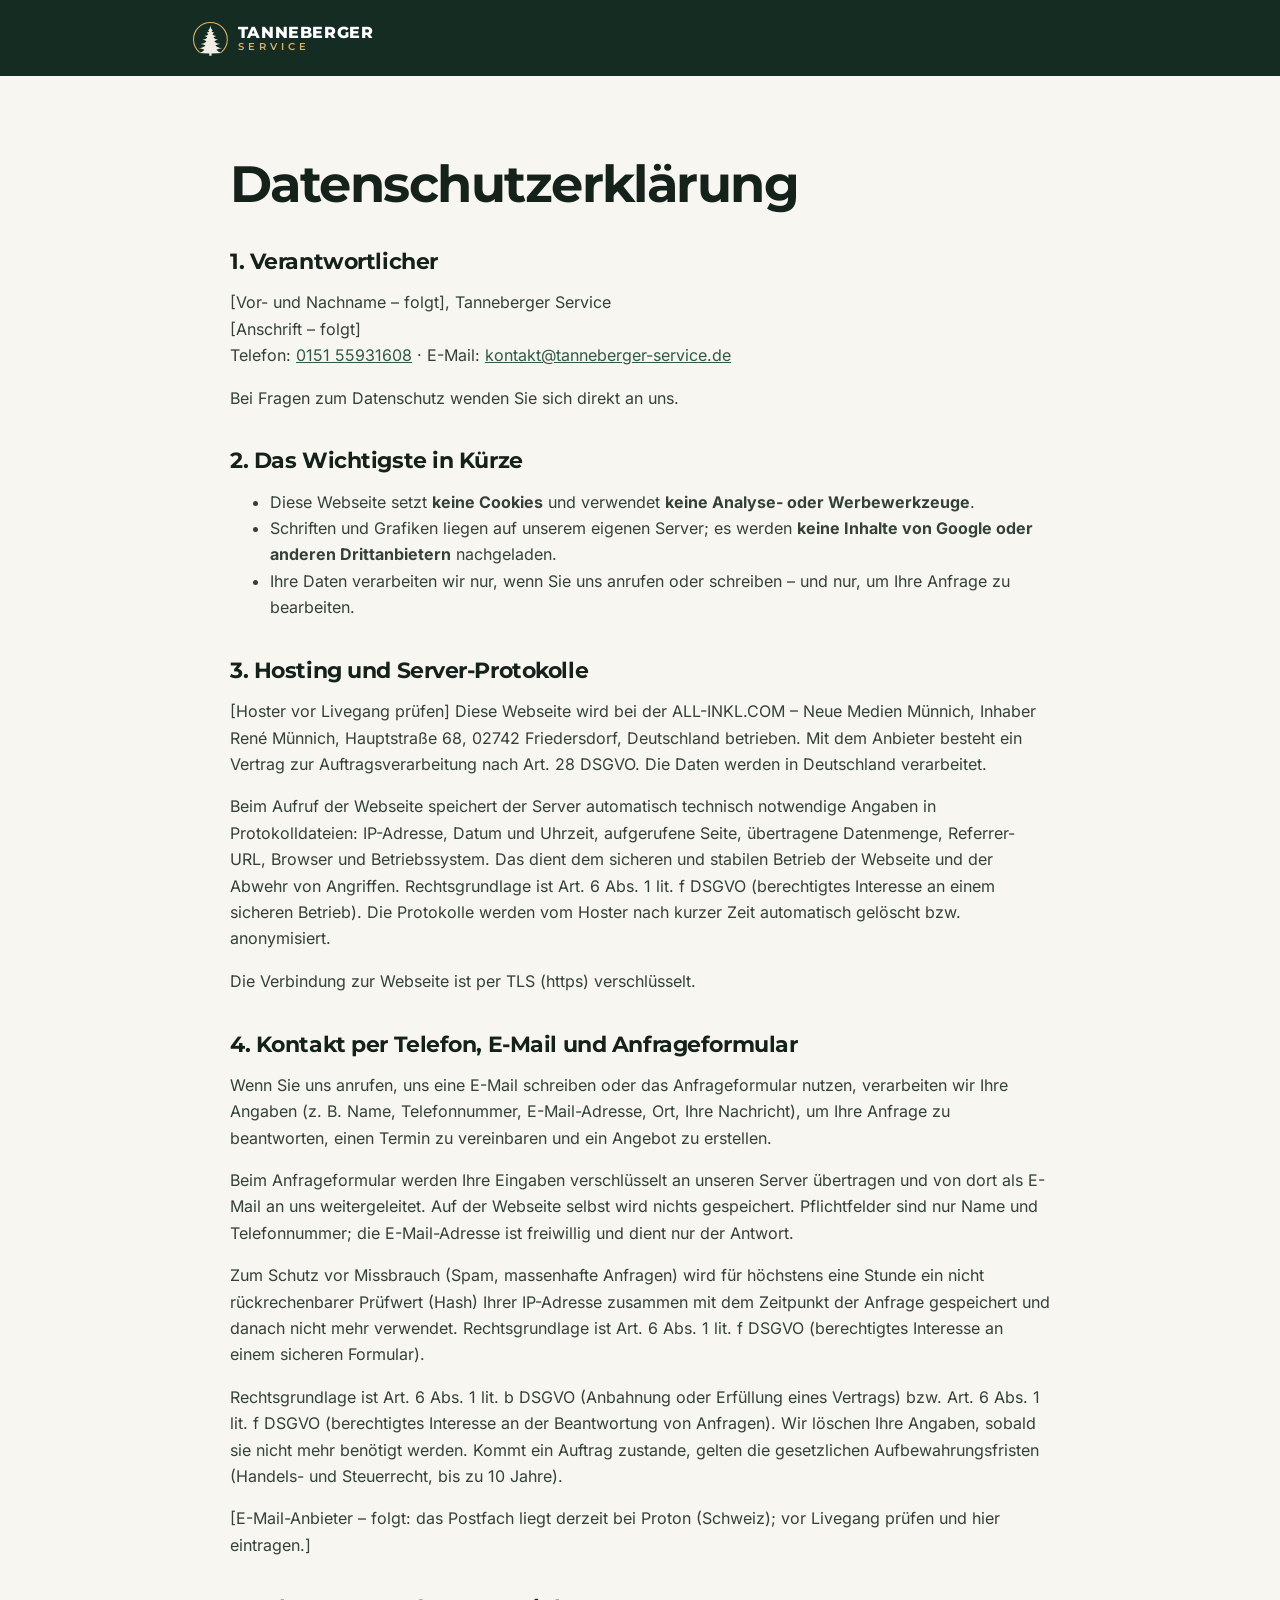
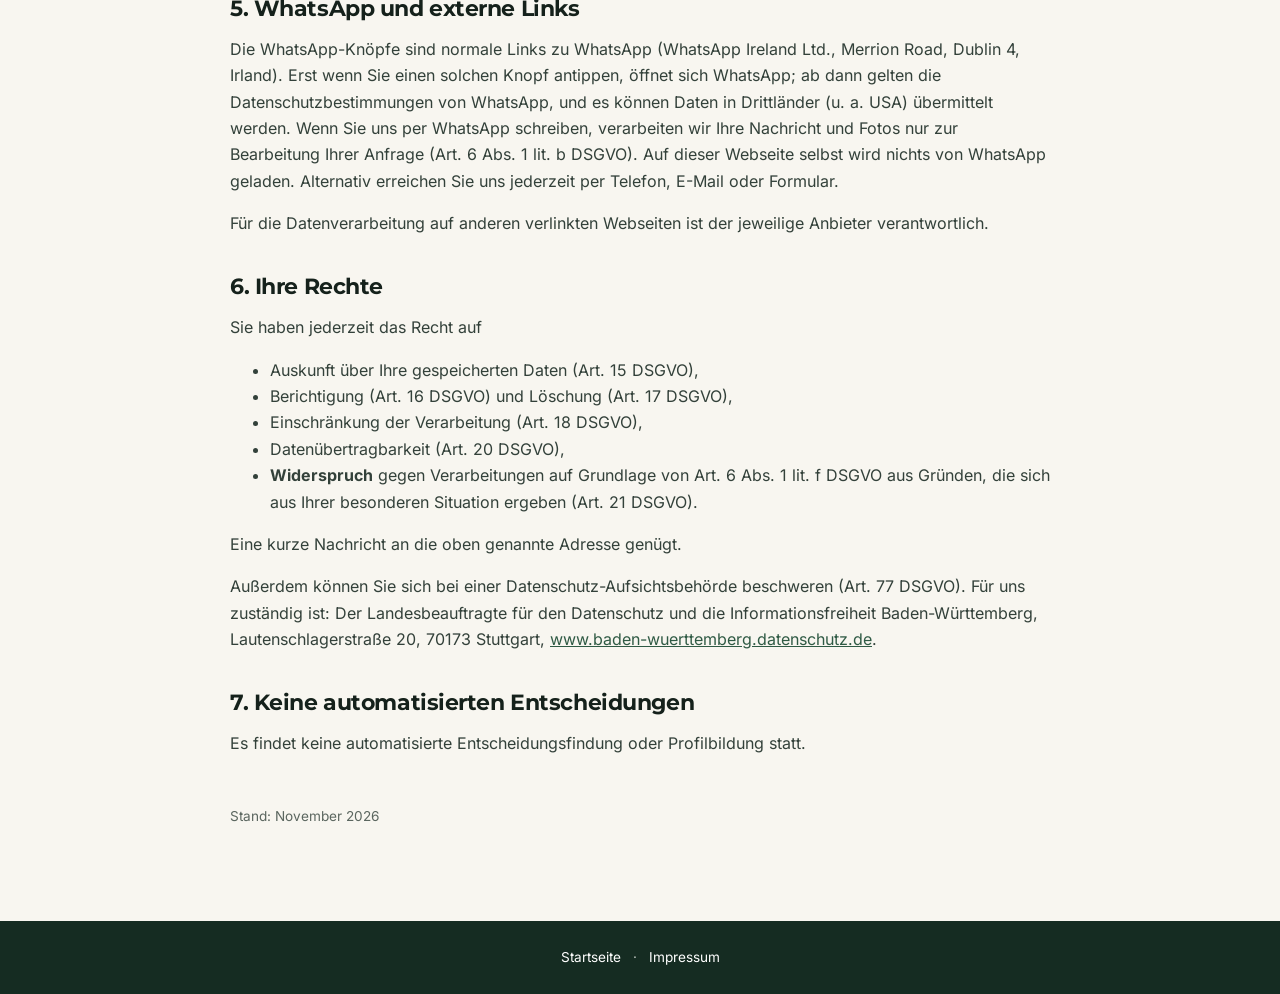
<file: datenschutz.html>
<!doctype html>
<html lang="de">
<head>
  <meta charset="utf-8" />
  <meta name="viewport" content="width=device-width, initial-scale=1, viewport-fit=cover" />
  <title>Datenschutzerklärung – Tanneberger Service</title>
  <meta name="robots" content="noindex" />
  <meta name="theme-color" content="#152C22" />
  <link rel="stylesheet" href="style.css" />
  <link rel="icon" href="favicon.svg" type="image/svg+xml" />
</head>
<body>
  <svg width="0" height="0" style="position:absolute" aria-hidden="true"><symbol id="zeichen" viewBox="-8 -8 216 216"><path d="M35.8 171.3 A96 96 0 1 1 164.2 171.3" fill="none" stroke="var(--ring,#B98A3E)" stroke-width="6" stroke-linecap="round"/><path d="M100.0 20.9 Q104.2 45.9 114.0 47.7 Q110.0 47.1 107.0 57.0 Q111.9 61.0 123.3 62.8 Q116.7 62.2 111.6 72.1 Q118.6 78.5 134.9 80.2 Q125.1 79.7 117.4 89.5 Q125.5 100.6 144.2 102.3 Q131.8 101.7 122.1 111.6 Q132.2 123.8 155.8 125.6 Q140.2 125.0 127.9 134.9 Q139.8 148.3 167.4 150.0 Q148.6 149.4 133.7 159.3 Q144.2 175.0 168.6 176.7 Q149.4 176.2 106.4 180.2 L106.4 192.4 L93.6 192.4 L93.6 180.2 Q50.6 176.2 31.4 176.7 Q55.8 175.0 66.3 159.3 Q51.4 149.4 32.6 150.0 Q60.2 148.3 72.1 134.9 Q59.8 125.0 44.2 125.6 Q67.8 123.8 77.9 111.6 Q68.2 101.7 55.8 102.3 Q74.5 100.6 82.6 89.5 Q74.9 79.7 65.1 80.2 Q81.4 78.5 88.4 72.1 Q83.3 62.2 76.7 62.8 Q88.1 61.0 93.0 57.0 Q90.0 47.1 86.0 47.7 Q95.8 45.9 100.0 20.9 Z" fill="var(--baum,#152C22)"/></symbol></svg>
  <header class="recht-kopf" style="--ring:#D9B56A;--baum:#F1EEE5">
    <a class="marke" href="./"><svg class="zeichen" viewBox="-8 -8 216 216" aria-hidden="true"><use href="#zeichen"/></svg><span class="wort"><b>Tanneberger</b><small>Service</small></span></a>
  </header>
  <main class="recht">
    <h1>Datenschutzerklärung</h1>

    <h2>1. Verantwortlicher</h2>
    <p>[Vor- und Nachname – folgt], Tanneberger Service<br />[Anschrift – folgt]<br />Telefon: <a href="tel:+4915155931608">0151 55931608</a> · E-Mail: <a href="mailto:kontakt@tanneberger-service.de">kontakt@tanneberger-service.de</a></p>
    <p>Bei Fragen zum Datenschutz wenden Sie sich direkt an uns.</p>

    <h2>2. Das Wichtigste in Kürze</h2>
    <ul>
      <li>Diese Webseite setzt <strong>keine Cookies</strong> und verwendet <strong>keine Analyse- oder Werbewerkzeuge</strong>.</li>
      <li>Schriften und Grafiken liegen auf unserem eigenen Server; es werden <strong>keine Inhalte von Google oder anderen Drittanbietern</strong> nachgeladen.</li>
      <li>Ihre Daten verarbeiten wir nur, wenn Sie uns anrufen oder schreiben – und nur, um Ihre Anfrage zu bearbeiten.</li>
    </ul>

    <h2>3. Hosting und Server-Protokolle</h2>
    <p>[Hoster vor Livegang prüfen] Diese Webseite wird bei der ALL-INKL.COM – Neue Medien Münnich, Inhaber René Münnich, Hauptstraße 68, 02742 Friedersdorf, Deutschland betrieben. Mit dem Anbieter besteht ein Vertrag zur Auftragsverarbeitung nach Art. 28 DSGVO. Die Daten werden in Deutschland verarbeitet.</p>
    <p>Beim Aufruf der Webseite speichert der Server automatisch technisch notwendige Angaben in Protokolldateien: IP-Adresse, Datum und Uhrzeit, aufgerufene Seite, übertragene Datenmenge, Referrer-URL, Browser und Betriebssystem. Das dient dem sicheren und stabilen Betrieb der Webseite und der Abwehr von Angriffen. Rechtsgrundlage ist Art. 6 Abs. 1 lit. f DSGVO (berechtigtes Interesse an einem sicheren Betrieb). Die Protokolle werden vom Hoster nach kurzer Zeit automatisch gelöscht bzw. anonymisiert.</p>
    <p>Die Verbindung zur Webseite ist per TLS (https) verschlüsselt.</p>

    <h2>4. Kontakt per Telefon, E-Mail und Anfrageformular</h2>
    <p>Wenn Sie uns anrufen, uns eine E-Mail schreiben oder das Anfrageformular nutzen, verarbeiten wir Ihre Angaben (z. B. Name, Telefonnummer, E-Mail-Adresse, Ort, Ihre Nachricht), um Ihre Anfrage zu beantworten, einen Termin zu vereinbaren und ein Angebot zu erstellen.</p>
    <p>Beim Anfrageformular werden Ihre Eingaben verschlüsselt an unseren Server übertragen und von dort als E-Mail an uns weitergeleitet. Auf der Webseite selbst wird nichts gespeichert. Pflichtfelder sind nur Name und Telefonnummer; die E-Mail-Adresse ist freiwillig und dient nur der Antwort.</p>
    <p>Zum Schutz vor Missbrauch (Spam, massenhafte Anfragen) wird für höchstens eine Stunde ein nicht rückrechenbarer Prüfwert (Hash) Ihrer IP-Adresse zusammen mit dem Zeitpunkt der Anfrage gespeichert und danach nicht mehr verwendet. Rechtsgrundlage ist Art. 6 Abs. 1 lit. f DSGVO (berechtigtes Interesse an einem sicheren Formular).</p>
    <p>Rechtsgrundlage ist Art. 6 Abs. 1 lit. b DSGVO (Anbahnung oder Erfüllung eines Vertrags) bzw. Art. 6 Abs. 1 lit. f DSGVO (berechtigtes Interesse an der Beantwortung von Anfragen). Wir löschen Ihre Angaben, sobald sie nicht mehr benötigt werden. Kommt ein Auftrag zustande, gelten die gesetzlichen Aufbewahrungsfristen (Handels- und Steuerrecht, bis zu 10 Jahre).</p>
    <p>[E-Mail-Anbieter – folgt: das Postfach liegt derzeit bei Proton (Schweiz); vor Livegang prüfen und hier eintragen.]</p>

    <h2>5. WhatsApp und externe Links</h2>
    <p>Die WhatsApp-Knöpfe sind normale Links zu WhatsApp (WhatsApp Ireland Ltd., Merrion Road, Dublin 4, Irland). Erst wenn Sie einen solchen Knopf antippen, öffnet sich WhatsApp; ab dann gelten die Datenschutzbestimmungen von WhatsApp, und es können Daten in Drittländer (u. a. USA) übermittelt werden. Wenn Sie uns per WhatsApp schreiben, verarbeiten wir Ihre Nachricht und Fotos nur zur Bearbeitung Ihrer Anfrage (Art. 6 Abs. 1 lit. b DSGVO). Auf dieser Webseite selbst wird nichts von WhatsApp geladen. Alternativ erreichen Sie uns jederzeit per Telefon, E-Mail oder Formular.</p>
    <p>Für die Datenverarbeitung auf anderen verlinkten Webseiten ist der jeweilige Anbieter verantwortlich.</p>

    <h2>6. Ihre Rechte</h2>
    <p>Sie haben jederzeit das Recht auf</p>
    <ul>
      <li>Auskunft über Ihre gespeicherten Daten (Art. 15 DSGVO),</li>
      <li>Berichtigung (Art. 16 DSGVO) und Löschung (Art. 17 DSGVO),</li>
      <li>Einschränkung der Verarbeitung (Art. 18 DSGVO),</li>
      <li>Datenübertragbarkeit (Art. 20 DSGVO),</li>
      <li><strong>Widerspruch</strong> gegen Verarbeitungen auf Grundlage von Art. 6 Abs. 1 lit. f DSGVO aus Gründen, die sich aus Ihrer besonderen Situation ergeben (Art. 21 DSGVO).</li>
    </ul>
    <p>Eine kurze Nachricht an die oben genannte Adresse genügt.</p>
    <p>Außerdem können Sie sich bei einer Datenschutz-Aufsichtsbehörde beschweren (Art. 77 DSGVO). Für uns zuständig ist: Der Landesbeauftragte für den Datenschutz und die Informationsfreiheit Baden-Württemberg, Lautenschlagerstraße 20, 70173 Stuttgart, <a href="https://www.baden-wuerttemberg.datenschutz.de" rel="noopener">www.baden-wuerttemberg.datenschutz.de</a>.</p>

    <h2>7. Keine automatisierten Entscheidungen</h2>
    <p>Es findet keine automatisierte Entscheidungsfindung oder Profilbildung statt.</p>

    <p class="stand">Stand: November 2026</p>
  </main>
  <footer class="recht-fuss"><a href="./">Startseite</a> · <a href="impressum.html">Impressum</a></footer>
</body>
</html>
</file>
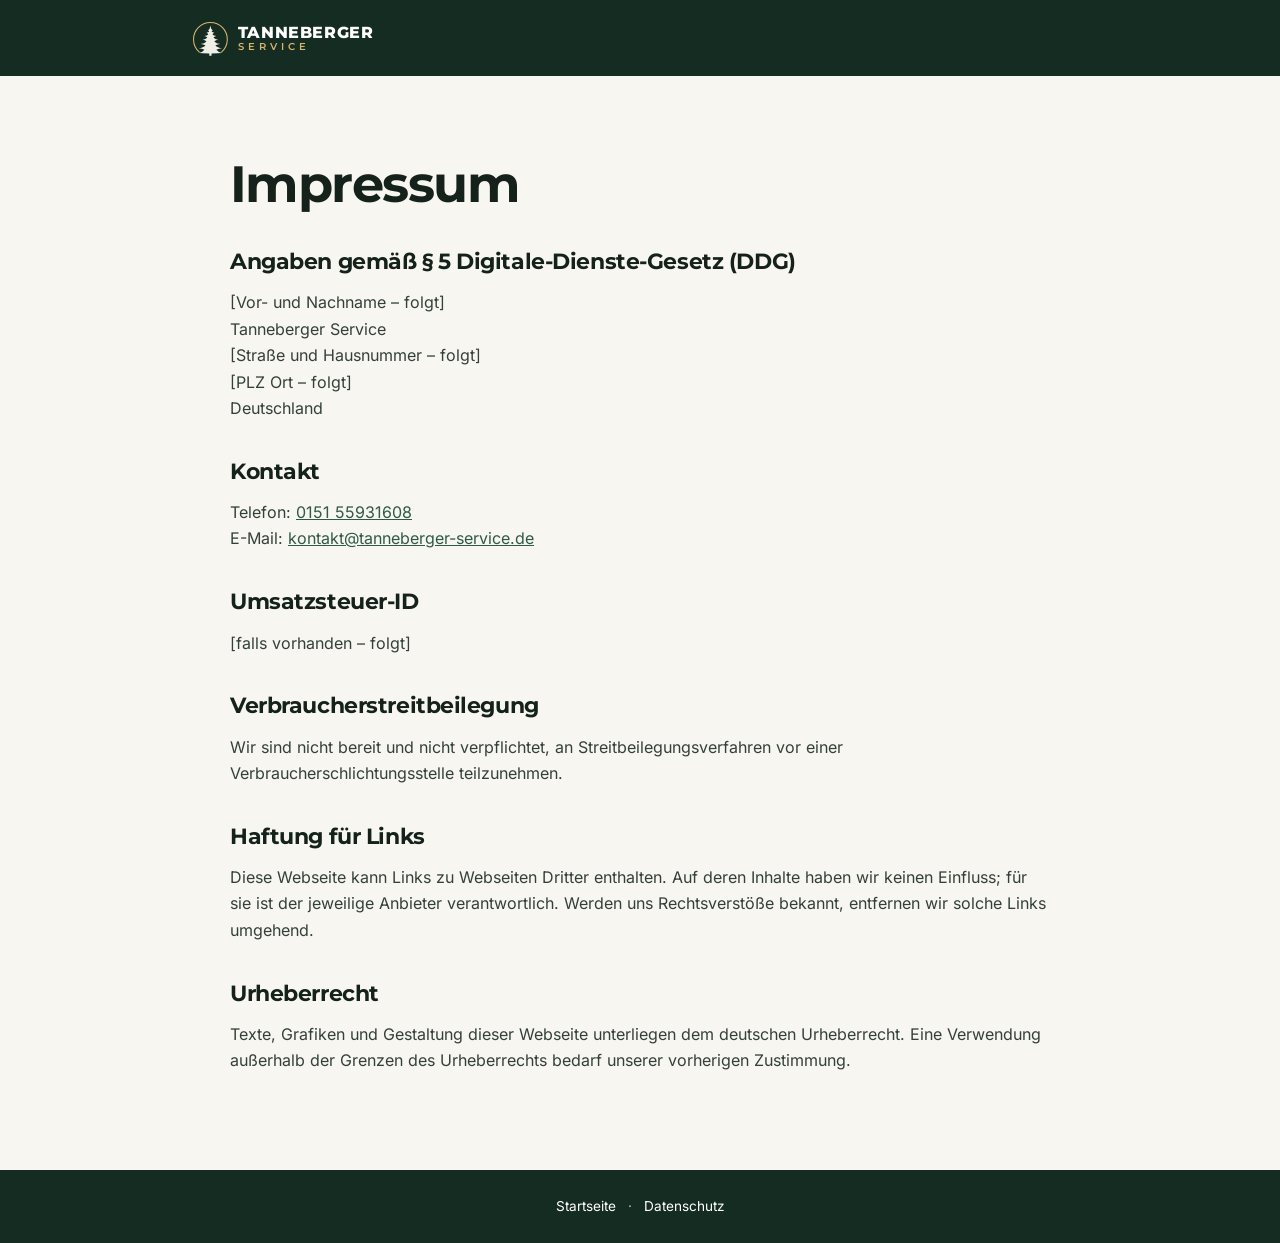
<file: impressum.html>
<!doctype html>
<html lang="de">
<head>
  <meta charset="utf-8" />
  <meta name="viewport" content="width=device-width, initial-scale=1, viewport-fit=cover" />
  <title>Impressum – Tanneberger Service</title>
  <meta name="robots" content="noindex" />
  <meta name="theme-color" content="#152C22" />
  <link rel="stylesheet" href="style.css" />
  <link rel="icon" href="favicon.svg" type="image/svg+xml" />
</head>
<body>
  <svg width="0" height="0" style="position:absolute" aria-hidden="true"><symbol id="zeichen" viewBox="-8 -8 216 216"><path d="M35.8 171.3 A96 96 0 1 1 164.2 171.3" fill="none" stroke="var(--ring,#B98A3E)" stroke-width="6" stroke-linecap="round"/><path d="M100.0 20.9 Q104.2 45.9 114.0 47.7 Q110.0 47.1 107.0 57.0 Q111.9 61.0 123.3 62.8 Q116.7 62.2 111.6 72.1 Q118.6 78.5 134.9 80.2 Q125.1 79.7 117.4 89.5 Q125.5 100.6 144.2 102.3 Q131.8 101.7 122.1 111.6 Q132.2 123.8 155.8 125.6 Q140.2 125.0 127.9 134.9 Q139.8 148.3 167.4 150.0 Q148.6 149.4 133.7 159.3 Q144.2 175.0 168.6 176.7 Q149.4 176.2 106.4 180.2 L106.4 192.4 L93.6 192.4 L93.6 180.2 Q50.6 176.2 31.4 176.7 Q55.8 175.0 66.3 159.3 Q51.4 149.4 32.6 150.0 Q60.2 148.3 72.1 134.9 Q59.8 125.0 44.2 125.6 Q67.8 123.8 77.9 111.6 Q68.2 101.7 55.8 102.3 Q74.5 100.6 82.6 89.5 Q74.9 79.7 65.1 80.2 Q81.4 78.5 88.4 72.1 Q83.3 62.2 76.7 62.8 Q88.1 61.0 93.0 57.0 Q90.0 47.1 86.0 47.7 Q95.8 45.9 100.0 20.9 Z" fill="var(--baum,#152C22)"/></symbol></svg>
  <header class="recht-kopf" style="--ring:#D9B56A;--baum:#F1EEE5">
    <a class="marke" href="./"><svg class="zeichen" viewBox="-8 -8 216 216" aria-hidden="true"><use href="#zeichen"/></svg><span class="wort"><b>Tanneberger</b><small>Service</small></span></a>
  </header>
  <main class="recht">
    <h1>Impressum</h1>

    <h2>Angaben gemäß § 5 Digitale-Dienste-Gesetz (DDG)</h2>
    <p>[Vor- und Nachname – folgt]<br />Tanneberger Service<br />[Straße und Hausnummer – folgt]<br />[PLZ Ort – folgt]<br />Deutschland</p>

    <h2>Kontakt</h2>
    <p>Telefon: <a href="tel:+4915155931608">0151 55931608</a><br />E-Mail: <a href="mailto:kontakt@tanneberger-service.de">kontakt@tanneberger-service.de</a></p>

    <h2>Umsatzsteuer-ID</h2>
    <p>[falls vorhanden – folgt]</p>

    <h2>Verbraucherstreitbeilegung</h2>
    <p>Wir sind nicht bereit und nicht verpflichtet, an Streitbeilegungsverfahren vor einer Verbraucherschlichtungsstelle teilzunehmen.</p>

    <h2>Haftung für Links</h2>
    <p>Diese Webseite kann Links zu Webseiten Dritter enthalten. Auf deren Inhalte haben wir keinen Einfluss; für sie ist der jeweilige Anbieter verantwortlich. Werden uns Rechtsverstöße bekannt, entfernen wir solche Links umgehend.</p>

    <h2>Urheberrecht</h2>
    <p>Texte, Grafiken und Gestaltung dieser Webseite unterliegen dem deutschen Urheberrecht. Eine Verwendung außerhalb der Grenzen des Urheberrechts bedarf unserer vorherigen Zustimmung.</p>
  </main>
  <footer class="recht-fuss"><a href="./">Startseite</a> · <a href="datenschutz.html">Datenschutz</a></footer>
</body>
</html>
</file>
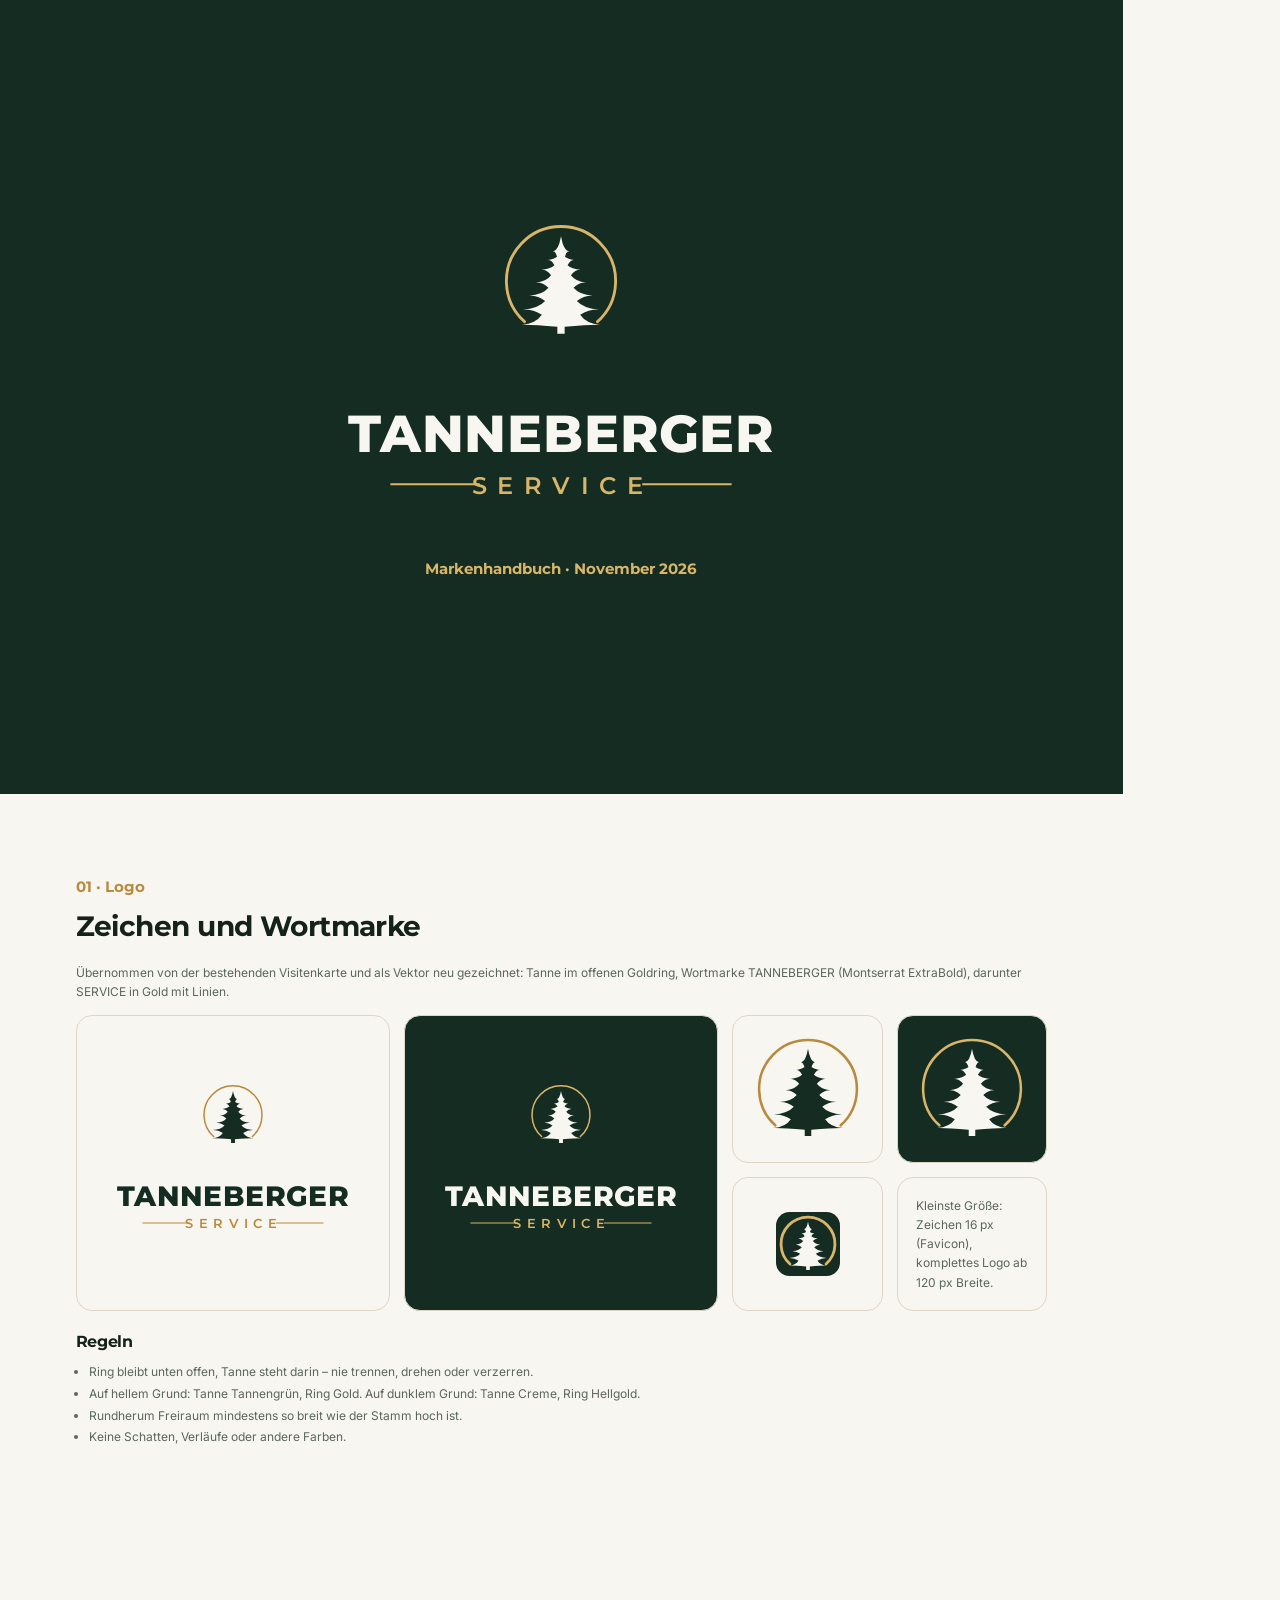
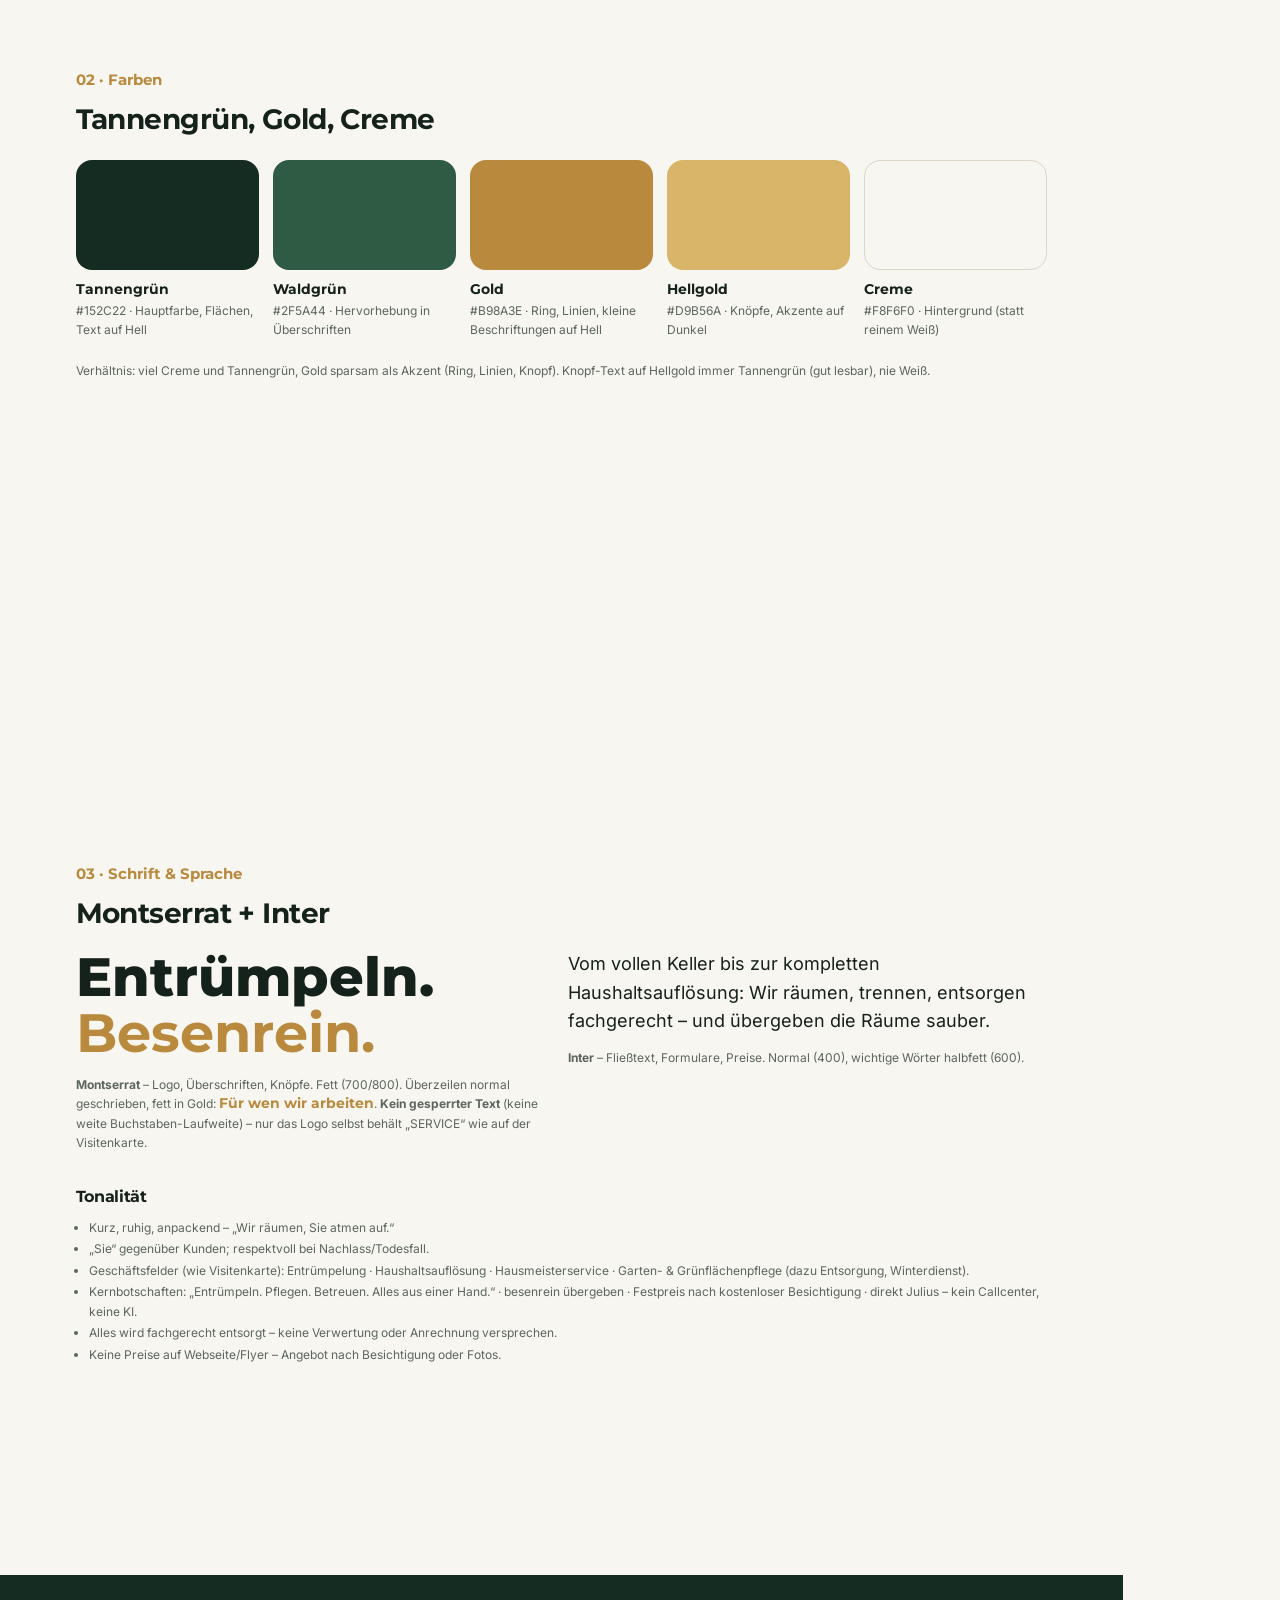
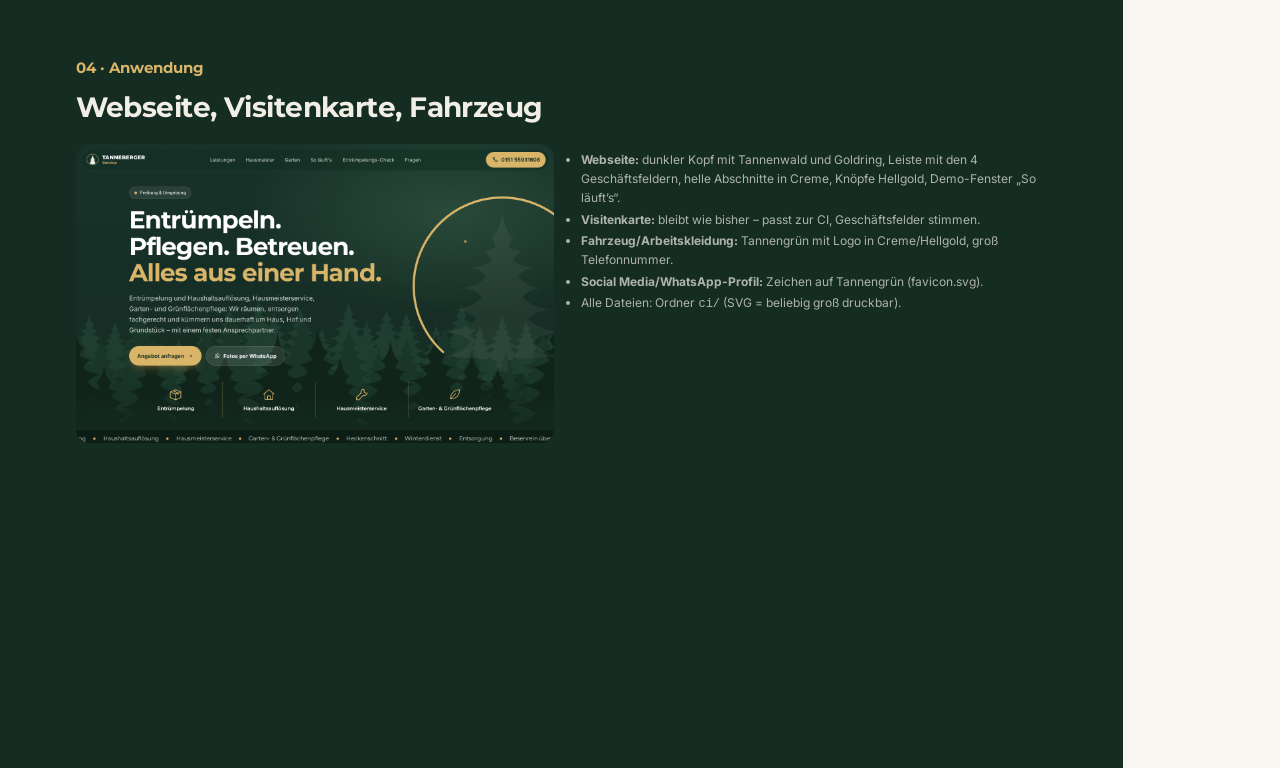
<file: ci/marke.html>
<!doctype html>
<html lang="de"><head><meta charset="utf-8"><title>Tanneberger Service – Markenhandbuch</title>
<style>
@font-face{font-family:M;src:url(../fonts/montserrat.woff2) format("woff2");font-weight:100 900}
@font-face{font-family:I;src:url(../fonts/inter.woff2) format("woff2");font-weight:100 900}
@page{size:A4 landscape;margin:0}
*{box-sizing:border-box}body{margin:0;font:14px/1.6 I,sans-serif;color:#15211B;background:#F8F6F0}
.s{width:297mm;height:210mm;padding:18mm 20mm;page-break-after:always;position:relative;overflow:hidden}
h1,h2,h3{font-family:M;margin:0 0 .5em;letter-spacing:-.02em}h1{font-size:44px;font-weight:800}h2{font-size:28px;font-weight:700}
.v{font:700 15px M;color:#B98A3E;margin-bottom:8px}
.dunkel{background:#152C22;color:#F1EEE5}.dunkel .v{color:#D9B56A}
.raster{display:grid;gap:14px}.r2{grid-template-columns:1fr 1fr}.r3{grid-template-columns:repeat(3,1fr)}.r5{grid-template-columns:repeat(5,1fr)}
.box{border:1px solid #DDD6C6;border-radius:16px;padding:18px;display:grid;place-items:center;min-height:120px}
.f{border-radius:16px;height:110px;margin-bottom:8px}.f+b{font-family:M}.klein{font-size:12px;color:#5B665F}
.dunkel .klein{color:rgba(241,238,229,.7)}
ul{margin:.3em 0;padding-left:1.1em}li{margin:.2em 0}
</style></head><body>
<section class="s dunkel" style="display:grid;place-items:center;text-align:center">
  <div><img src="logo-dunkel.svg" style="width:520px"><p class="v" style="margin-top:20px">Markenhandbuch · November 2026</p></div>
</section>
<section class="s">
  <p class="v">01 · Logo</p><h2>Zeichen und Wortmarke</h2>
  <p class="klein">Übernommen von der bestehenden Visitenkarte und als Vektor neu gezeichnet: Tanne im offenen Goldring, Wortmarke TANNEBERGER (Montserrat ExtraBold), darunter SERVICE in Gold mit Linien.</p>
  <div class="raster r3" style="margin-top:14px">
    <div class="box"><img src="logo-hell.svg" style="width:100%"></div>
    <div class="box" style="background:#152C22"><img src="logo-dunkel.svg" style="width:100%"></div>
    <div class="raster r2"><div class="box"><img src="zeichen.svg" style="width:110px"></div><div class="box" style="background:#152C22"><img src="zeichen-dunkel.svg" style="width:110px"></div>
      <div class="box"><img src="favicon.svg" style="width:64px"></div><div class="box klein" style="text-align:left;place-items:start">Kleinste Größe: Zeichen 16 px (Favicon), komplettes Logo ab 120 px Breite.</div></div>
  </div>
  <h3 style="margin-top:18px;font-size:16px">Regeln</h3>
  <ul class="klein"><li>Ring bleibt unten offen, Tanne steht darin – nie trennen, drehen oder verzerren.</li><li>Auf hellem Grund: Tanne Tannengrün, Ring Gold. Auf dunklem Grund: Tanne Creme, Ring Hellgold.</li><li>Rundherum Freiraum mindestens so breit wie der Stamm hoch ist.</li><li>Keine Schatten, Verläufe oder andere Farben.</li></ul>
</section>
<section class="s">
  <p class="v">02 · Farben</p><h2>Tannengrün, Gold, Creme</h2>
  <div class="raster r5" style="margin-top:18px">
    <div><div class="f" style="background:#152C22"></div><b>Tannengrün</b><div class="klein">#152C22 · Hauptfarbe, Flächen, Text auf Hell</div></div>
    <div><div class="f" style="background:#2F5A44"></div><b>Waldgrün</b><div class="klein">#2F5A44 · Hervorhebung in Überschriften</div></div>
    <div><div class="f" style="background:#B98A3E"></div><b>Gold</b><div class="klein">#B98A3E · Ring, Linien, kleine Beschriftungen auf Hell</div></div>
    <div><div class="f" style="background:#D9B56A"></div><b>Hellgold</b><div class="klein">#D9B56A · Knöpfe, Akzente auf Dunkel</div></div>
    <div><div class="f" style="background:#F8F6F0;border:1px solid #DDD6C6"></div><b>Creme</b><div class="klein">#F8F6F0 · Hintergrund (statt reinem Weiß)</div></div>
  </div>
  <p class="klein" style="margin-top:22px">Verhältnis: viel Creme und Tannengrün, Gold sparsam als Akzent (Ring, Linien, Knopf). Knopf-Text auf Hellgold immer Tannengrün (gut lesbar), nie Weiß.</p>
</section>
<section class="s">
  <p class="v">03 · Schrift &amp; Sprache</p><h2>Montserrat + Inter</h2>
  <div class="raster r2" style="margin-top:14px">
    <div><p style="font:800 54px/1 M;margin:0">Entrümpeln.</p><p style="font:700 54px/1.1 M;color:#B98A3E;margin:0 0 10px">Besenrein.</p><p class="klein"><b>Montserrat</b> – Logo, Überschriften, Knöpfe. Fett (700/800). Überzeilen normal geschrieben, fett in Gold: <span style="font:700 14px M;color:#B98A3E">Für wen wir arbeiten</span>. <b>Kein gesperrter Text</b> (keine weite Buchstaben-Laufweite) – nur das Logo selbst behält „SERVICE“ wie auf der Visitenkarte.</p></div>
    <div><p style="font:400 18px/1.6 I;margin:0 0 10px">Vom vollen Keller bis zur kompletten Haushaltsauflösung: Wir räumen, trennen, entsorgen fachgerecht – und übergeben die Räume sauber.</p><p class="klein"><b>Inter</b> – Fließtext, Formulare, Preise. Normal (400), wichtige Wörter halbfett (600).</p></div>
  </div>
  <h3 style="margin-top:20px;font-size:16px">Tonalität</h3>
  <ul class="klein"><li>Kurz, ruhig, anpackend – „Wir räumen, Sie atmen auf.“</li><li>„Sie“ gegenüber Kunden; respektvoll bei Nachlass/Todesfall.</li><li>Geschäftsfelder (wie Visitenkarte): Entrümpelung · Haushaltsauflösung · Hausmeisterservice · Garten- &amp; Grünflächenpflege (dazu Entsorgung, Winterdienst).</li><li>Kernbotschaften: „Entrümpeln. Pflegen. Betreuen. Alles aus einer Hand.“ · besenrein übergeben · Festpreis nach kostenloser Besichtigung · direkt Julius – kein Callcenter, keine KI.</li><li>Alles wird fachgerecht entsorgt – keine Verwertung oder Anrechnung versprechen.</li><li>Keine Preise auf Webseite/Flyer – Angebot nach Besichtigung oder Fotos.</li></ul>
</section>
<section class="s dunkel">
  <p class="v">04 · Anwendung</p><h2>Webseite, Visitenkarte, Fahrzeug</h2>
  <div class="raster r2" style="margin-top:14px;align-items:start">
    <img src="vorschau-webseite.png" style="width:100%;border-radius:14px">
    <ul class="klein"><li><b>Webseite:</b> dunkler Kopf mit Tannenwald und Goldring, Leiste mit den 4 Geschäftsfeldern, helle Abschnitte in Creme, Knöpfe Hellgold, Demo-Fenster „So läuft’s“.</li><li><b>Visitenkarte:</b> bleibt wie bisher – passt zur CI, Geschäftsfelder stimmen.</li><li><b>Fahrzeug/Arbeitskleidung:</b> Tannengrün mit Logo in Creme/Hellgold, groß Telefonnummer.</li><li><b>Social Media/WhatsApp-Profil:</b> Zeichen auf Tannengrün (favicon.svg).</li><li>Alle Dateien: Ordner <code>ci/</code> (SVG = beliebig groß druckbar).</li></ul>
  </div>
</section>
</body></html>
</file>
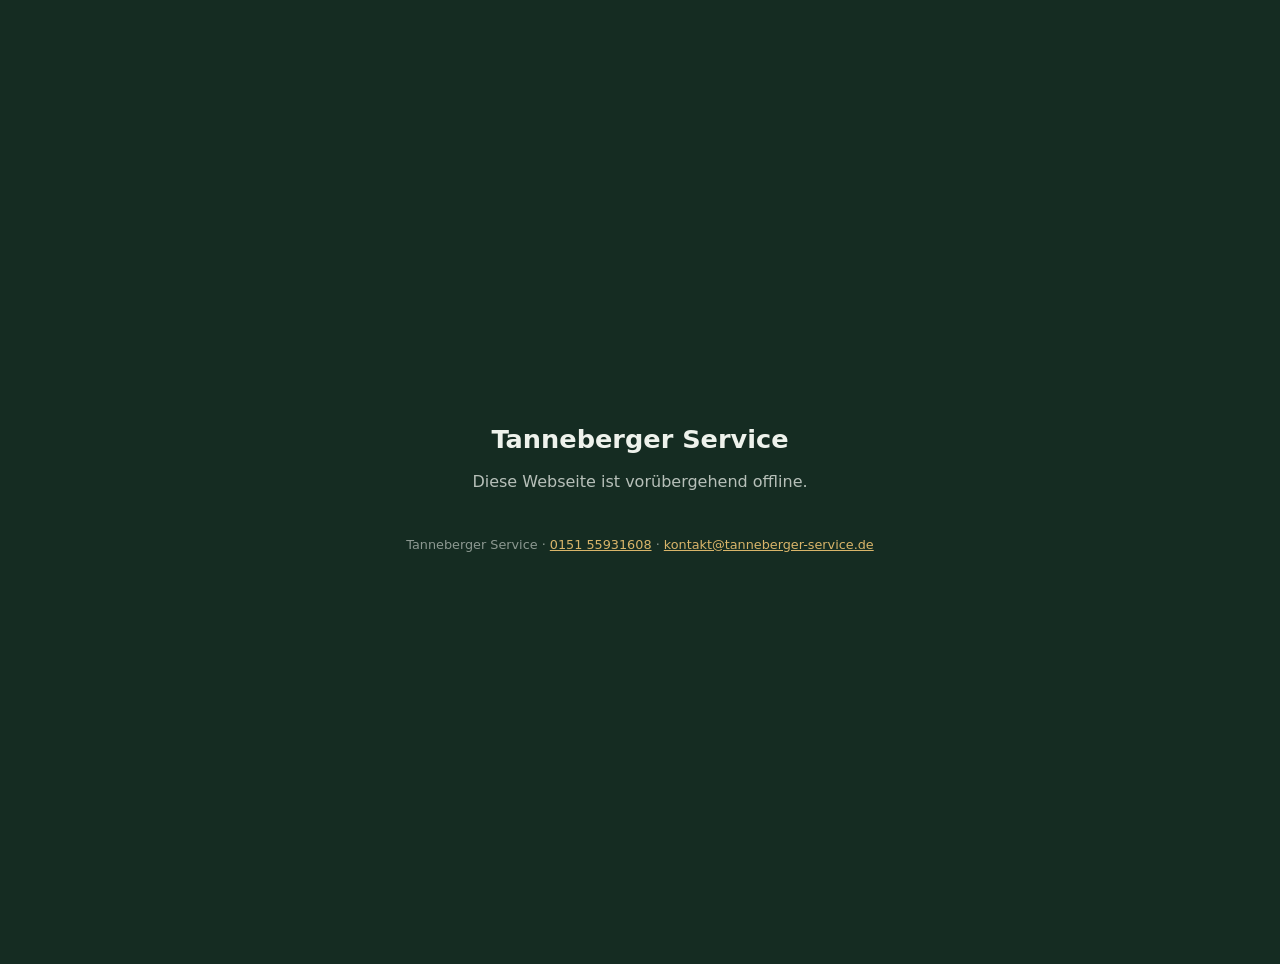
<file: offline/wartung.html>
<!doctype html>
<html lang="de">
<head>
  <meta charset="utf-8" />
  <meta name="viewport" content="width=device-width, initial-scale=1" />
  <meta name="robots" content="noindex" />
  <title>Tanneberger Service</title>
  <style>
    body{margin:0;min-height:100vh;display:grid;place-items:center;background:#152C22;color:#EEF2EC;font:16px/1.6 system-ui,sans-serif;text-align:center;padding:2rem}
    h1{font-size:1.6rem;margin:.6rem 0} p{color:rgba(238,242,236,.75);margin:.3rem 0} a{color:#D9B56A}
    small{display:block;margin-top:2.5rem;font-size:.8rem;color:rgba(238,242,236,.55)}
  </style>
</head>
<body>
  <main>
    <h1>Tanneberger Service</h1>
    <p>Diese Webseite ist vorübergehend offline.</p>
    <small>Tanneberger Service · <a href="tel:+4915155931608">0151 55931608</a> · <a href="mailto:kontakt@tanneberger-service.de">kontakt@tanneberger-service.de</a></small>
  </main>
</body>
</html>
</file>
<file: style.css>
/* Tanneberger Service – Entwurf. Aufbau wie Systemtechnik-/Ela-/Blues-Entwurf, CI von der Visitenkarte: Tannengrün, Gold, Creme. Schrift Montserrat (Wortmarke) + Inter. */
@font-face{font-family:"Inter";src:url(fonts/inter.woff2) format("woff2");font-weight:100 900;font-display:swap}
@font-face{font-family:"Montserrat";src:url(fonts/montserrat.woff2) format("woff2");font-weight:100 900;font-display:swap}
:root{--grund:#F8F6F0;--grund2:#EFEBE1;--flaeche:#fff;--text:#15211B;--leise:#5B665F;
  --tanne:#152C22;--tanne2:#1B382B;--moos:#2F5A44;--moos-hell:#D9B56A;--gold:#B98A3E;--gold-hell:#D9B56A;--gold-dunkel:#9A7230;
  --licht:#D9B56A;--linie:#DDD6C6;--hell-text:#F1EEE5}
*{box-sizing:border-box}
html{scroll-behavior:smooth;scroll-padding-top:90px}
body{margin:0;background:var(--grund);color:var(--text);font:16px/1.65 "Inter",system-ui,sans-serif;-webkit-font-smoothing:antialiased;overflow-x:hidden}
h1,h2,h3,h4{font-family:"Montserrat","Inter",system-ui,sans-serif;line-height:1.08;letter-spacing:-.025em;margin:0 0 .6em;font-weight:650}
a{color:inherit} img{max-width:100%;display:block}
.icon{width:1.15em;height:1.15em;flex:none}
.leise{color:var(--leise)} .klein{font-size:.85rem} .mittig{text-align:center;margin-left:auto;margin-right:auto}
.rahmen{max-width:1200px;margin:0 auto;padding:0 clamp(1.1rem,4vw,2.5rem)}
section{position:relative}
.hell,.hell2,.dunkel,.dunkel2{padding:clamp(4.5rem,9vw,8rem) 0}
.hell{background:var(--grund)} .hell2{background:var(--grund2)}
.dunkel{background:var(--tanne);color:var(--hell-text)} .dunkel2{background:var(--tanne2);color:var(--hell-text)}
.hell-leise{color:rgba(238,242,236,.72)}
.vorzeile{display:inline-flex;align-items:center;gap:.6rem;text-transform:uppercase;letter-spacing:.2em;font-size:.74rem;font-weight:700;color:var(--gold);margin:0 0 1.1rem}
.dunkel .vorzeile,.dunkel2 .vorzeile{color:var(--licht)}
.vorzeile::before{content:"";width:22px;height:2px;background:currentColor;border-radius:2px}
p.vorzeile.mittig{display:flex;justify-content:center;width:max-content}
.gross-titel{font-size:clamp(2.1rem,4.6vw,3.6rem);margin-bottom:1.2rem}
.gross-titel em,h1 .hervor{font-style:normal;color:var(--moos)}
.dunkel .gross-titel em,.dunkel2 .gross-titel em{color:var(--moos-hell)}
.zwei>*,.faq-raster>*{min-width:0}
.zwei{display:grid;grid-template-columns:1fr 1fr;gap:clamp(2rem,6vw,5rem);align-items:center}

/* Knöpfe */
.knopf{display:inline-flex;align-items:center;gap:.6rem;padding:.95rem 1.5rem;border-radius:999px;font-weight:650;text-decoration:none;border:0;cursor:pointer;font:inherit;font-weight:650;background:var(--tanne);color:#fff;transition:transform .2s,background .2s,box-shadow .2s}
.knopf:hover{transform:translateY(-2px)}
.knopf.gold{background:var(--gold-hell);color:var(--tanne);box-shadow:0 10px 30px -12px rgba(185,138,62,.8)} .knopf.gold:hover{background:#E6C47E}
.knopf.glas{background:rgba(255,255,255,.1);color:#fff;border:1px solid rgba(255,255,255,.25);backdrop-filter:blur(8px);-webkit-backdrop-filter:blur(8px)}
.knoepfe{display:flex;flex-wrap:wrap;gap:.8rem;margin-top:2rem}

/* Kopf */
.kopf{position:fixed;inset:14px 14px auto;z-index:50;display:flex;align-items:center;justify-content:space-between;gap:1rem;padding:.55rem .6rem .55rem 1rem;border-radius:999px;background:rgba(21,44,34,.55);backdrop-filter:blur(14px) saturate(1.3);-webkit-backdrop-filter:blur(14px) saturate(1.3);border:1px solid rgba(255,255,255,.1);color:#fff;transition:background .3s}
.kopf.fest{background:rgba(21,44,34,.92)}
.marke{display:flex;align-items:center;gap:.6rem;text-decoration:none}
.zeichen{width:38px;height:38px}
.zeichen-licht{stroke-dasharray:6 30;animation:licht 3s linear infinite}
.wort{display:flex;flex-direction:column;line-height:1.05}
.wort b{font-family:"Montserrat";font-size:1.02rem;letter-spacing:-.01em}
.wort small{font-size:.68rem;letter-spacing:.18em;text-transform:uppercase;color:var(--moos-hell)}
.pille{display:flex;gap:.2rem}
.pille a{padding:.5rem .9rem;border-radius:999px;text-decoration:none;font-size:.9rem;color:rgba(255,255,255,.78);transition:.2s}
.pille a:hover,.pille a.aktiv{background:rgba(255,255,255,.12);color:#fff}
.kopf .knopf.tel{padding:.65rem 1.1rem;background:var(--gold-hell);color:var(--tanne)}

/* Held */
.held{min-height:100svh;display:flex;flex-direction:column;justify-content:flex-end;overflow:hidden;color:#fff;
  background:radial-gradient(ellipse 70% 55% at 78% 22%,#2A4A3A 0%,transparent 62%),linear-gradient(#18322A,#152C22)}
.held::before{content:"";position:absolute;inset:0;background-image:radial-gradient(1.2px 1.2px at 20% 30%,rgba(255,255,255,.5),transparent),radial-gradient(1px 1px at 70% 18%,rgba(255,255,255,.4),transparent),radial-gradient(1px 1px at 45% 12%,rgba(255,255,255,.35),transparent),radial-gradient(1.4px 1.4px at 88% 35%,rgba(255,255,255,.4),transparent),radial-gradient(1px 1px at 8% 14%,rgba(255,255,255,.35),transparent);opacity:.8}
.wald{position:absolute;left:0;right:0;bottom:0;width:100%;height:78%}
.reihe{transition:transform .1s linear;will-change:transform}
/* Goldring aus dem Logo: zeichnet sich beim Laden, Tanne steht darin */
.held-ring{position:absolute;right:max(-10vw,-150px);top:14%;width:min(48vw,600px);aspect-ratio:1;z-index:1;pointer-events:none}
.held-ring .ring{fill:none;stroke:var(--gold-hell);stroke-width:2.4;stroke-linecap:round;stroke-dasharray:520;stroke-dashoffset:520;animation:ring 2.4s cubic-bezier(.6,.1,.2,1) .3s forwards}
.held-ring .baum{fill:rgba(241,238,229,.06)}
.funke{fill:var(--gold-hell);opacity:0;animation:funke 6s ease-in-out infinite}
.held-inhalt{position:relative;z-index:2;max-width:1200px;width:100%;margin:0 auto;padding:8rem clamp(1.1rem,4vw,2.5rem) 3rem}
.abzeichen{display:inline-flex;align-items:center;gap:.55rem;padding:.45rem .95rem;border-radius:999px;background:rgba(255,255,255,.08);border:1px solid rgba(255,255,255,.16);font-size:.82rem;margin:0 0 1.4rem}
.punkt{width:8px;height:8px;border-radius:50%;background:var(--gold-hell);box-shadow:0 0 0 0 rgba(217,181,106,.6);animation:puls 2s infinite}
h1{font-size:clamp(2.4rem,5.6vw,4.6rem);letter-spacing:-.035em;margin-bottom:1.3rem}
h1 .zeile{display:block}
h1 .hervor{color:var(--licht)}
.held-text{font-size:clamp(1.05rem,1.6vw,1.22rem);max-width:36rem;color:rgba(238,242,236,.84);margin:0}
.held-fakten{list-style:none;display:flex;flex-wrap:wrap;gap:clamp(1.2rem,4vw,3rem);padding:0;margin:2.6rem 0 0}
.held-fakten li{display:flex;align-items:baseline;gap:.55rem}
.held-fakten b{font-family:"Montserrat";font-size:2rem;color:#fff}
.held-fakten span{font-size:.85rem;color:rgba(238,242,236,.7);max-width:9rem;line-height:1.25}
.laufband{position:relative;z-index:2;border-top:1px solid rgba(255,255,255,.12);background:rgba(8,20,14,.55);overflow:hidden;padding:.9rem 0}
.laufband-spur{display:flex;width:max-content;animation:lauf 40s linear infinite}
.laufband-spur span{display:inline-flex;align-items:center;gap:1.4rem;padding-right:1.4rem;white-space:nowrap;font-family:"Montserrat";font-size:1.05rem;color:rgba(255,255,255,.85)}
.laufband-spur span::after{content:"";width:7px;height:7px;border-radius:50%;background:var(--gold-hell)}

/* Für wen */
.vier{display:grid;grid-template-columns:repeat(4,1fr);gap:1.2rem;margin-top:3rem}
.gruppe{background:var(--flaeche);border:1px solid var(--linie);border-radius:22px;padding:1.6rem;transition:transform .3s,box-shadow .3s}
.gruppe:hover{transform:translateY(-4px);box-shadow:0 24px 50px -28px rgba(21,44,34,.45)}
.gruppe h3{font-size:1.2rem}
.gruppe p{color:var(--leise);margin:0;font-size:.95rem}
.kreis{display:inline-grid;place-items:center;width:52px;height:52px;border-radius:16px;background:var(--tanne);color:var(--moos-hell);margin-bottom:1.1rem}
.kreis .icon{width:26px;height:26px}

/* Leistungen */
.bereich-reiter{display:flex;justify-content:center;flex-wrap:wrap;gap:.5rem;margin:2.4rem 0 2rem}
.bereich-reiter button{font:inherit;font-weight:600;padding:.7rem 1.3rem;border-radius:999px;border:1px solid var(--linie);background:var(--flaeche);color:var(--text);cursor:pointer;transition:.2s}
.bereich-reiter button[aria-selected=true]{background:var(--tanne);border-color:var(--tanne);color:#fff}
.leistung-raster{display:grid;grid-template-columns:repeat(3,1fr);gap:1.2rem}
.leistung{position:relative;overflow:hidden;background:var(--tanne);color:var(--hell-text);border-radius:24px;padding:1.8rem;min-height:300px;display:flex;flex-direction:column;animation:rein .5s cubic-bezier(.2,.7,.2,1) both}
.leistung::after{content:"";position:absolute;right:-70px;top:-70px;width:210px;height:210px;border-radius:50%;border:1.5px solid rgba(217,181,106,.28)}
.leistung .kreis{background:rgba(255,255,255,.08);color:var(--licht)}
.leistung h3{font-size:1.35rem}
.leistung p{color:rgba(238,242,236,.75);margin:0 0 1.2rem}
.leistung ul{list-style:none;padding:0;margin:auto 0 0;display:flex;flex-wrap:wrap;gap:.4rem}
.leistung li{font-size:.78rem;padding:.3rem .7rem;border-radius:999px;background:rgba(255,255,255,.08);border:1px solid rgba(255,255,255,.12)}
.leistung a{position:relative;z-index:1;margin-top:1.2rem;display:inline-flex;align-items:center;gap:.4rem;color:var(--licht);font-weight:600;text-decoration:none;font-size:.92rem}

/* Glasfaser-Check */
.check{background:rgba(255,255,255,.05);border:1px solid rgba(255,255,255,.12);border-radius:26px;padding:clamp(1.3rem,3vw,2rem)}
.check fieldset{border:0;padding:0;margin:0 0 1.3rem;min-width:0}
.check legend{display:flex;align-items:center;gap:.6rem;font-family:"Montserrat";font-weight:600;font-size:1.05rem;margin-bottom:.7rem}
.check legend span{display:inline-grid;place-items:center;width:26px;height:26px;border-radius:50%;background:var(--gold-hell);color:var(--tanne);font-size:.8rem;font-weight:700}
.wahl{display:grid;grid-template-columns:repeat(3,1fr);gap:.5rem}
.wahl button,.orte button{font:inherit;font-size:.9rem;padding:.75rem .6rem;border-radius:14px;border:1px solid rgba(255,255,255,.18);background:transparent;color:var(--hell-text);cursor:pointer;transition:.2s}
.wahl button:hover,.orte button:hover{border-color:var(--moos-hell)}
.wahl button[aria-pressed=true],.orte button[aria-pressed=true]{background:var(--moos-hell);border-color:var(--moos-hell);color:var(--tanne);font-weight:650}
.check-ergebnis{border-top:1px solid rgba(255,255,255,.12);padding-top:1.2rem;min-height:9rem}
.check-ergebnis strong{display:block;font-family:"Montserrat";font-size:1.25rem;color:#fff;margin-bottom:.4rem}
.check-ergebnis ol{margin:.4rem 0 1rem;padding-left:1.2rem;color:rgba(238,242,236,.8)}
.check-ergebnis .knopf{margin-top:.2rem}
.check-ergebnis .warte{color:rgba(238,242,236,.55)}

/* Ablauf */
.ablauf{list-style:none;padding:0;display:grid;grid-template-columns:repeat(4,1fr);gap:1.2rem;margin:3rem 0 0;counter-reset:s}
.ablauf li{position:relative;padding:1.6rem;border-top:3px solid var(--tanne)}
.ablauf li:nth-child(4){border-color:var(--gold)}
.schritt-nr{font-family:"Montserrat";font-size:2.6rem;font-weight:600;color:var(--moos);display:block;margin-bottom:.6rem;letter-spacing:-.04em}
.ablauf h3{font-size:1.2rem}
.ablauf p{color:var(--leise);margin:0}

/* Über mich */
.portrait{position:relative;border-radius:28px;overflow:hidden;aspect-ratio:5/6;box-shadow:0 40px 80px -40px rgba(21,44,34,.6)}
.portrait{margin:0}
.portrait picture{position:absolute;inset:0;display:block}
.portrait img{position:absolute;inset:0;width:100%;height:100%;object-fit:cover;display:block}
.portrait-karte{position:absolute;left:1rem;right:1rem;bottom:1rem;display:flex;align-items:center;gap:.8rem;padding:.9rem 1.1rem;border-radius:18px;background:rgba(21,44,34,.82);backdrop-filter:blur(10px);-webkit-backdrop-filter:blur(10px);color:#fff;border:1px solid rgba(255,255,255,.14)}
.portrait-karte b{display:block;font-family:"Montserrat";font-size:1.05rem}
.portrait-karte small{color:rgba(238,242,236,.75);font-size:.82rem}
.pk-punkt{flex:none;width:12px;height:12px;border-radius:50%;background:var(--gold-hell);box-shadow:0 0 14px 3px rgba(217,181,106,.6);animation:puls 2.4s infinite}
.portrait-hinweis{position:absolute;right:1rem;top:1rem;padding:.35rem .8rem;border-radius:999px;background:rgba(255,255,255,.9);font-size:.78rem;font-weight:600}
.haken-liste{list-style:none;padding:0;margin:1.6rem 0 0;display:grid;gap:.7rem}
.haken-liste li{display:flex;gap:.7rem;align-items:flex-start}
.haken-liste .icon{color:var(--gold);margin-top:.2rem}

/* Einsatzgebiet */
.orte{display:flex;flex-wrap:wrap;gap:.5rem}
.orte button{padding:.6rem 1rem;border-radius:999px}
.orte button.umland{border-style:dashed}
.gebiet-ergebnis{margin-top:1.4rem;padding:1.3rem 1.4rem;border-radius:20px;background:rgba(255,255,255,.06);border:1px solid rgba(255,255,255,.12);min-height:5.5rem}
.gebiet-ergebnis strong{display:block;font-family:"Montserrat";font-size:1.2rem;color:#fff;margin-bottom:.2rem}
.gebiet-ergebnis span{color:rgba(238,242,236,.75)}

/* FAQ */
.faq-raster{display:grid;grid-template-columns:.8fr 1.2fr;gap:clamp(2rem,6vw,5rem);align-items:start}
.faq details{border-bottom:1px solid var(--linie);padding:1.1rem 0}
.faq summary{list-style:none;cursor:pointer;display:flex;justify-content:space-between;gap:1rem;font-family:"Montserrat";font-weight:600;font-size:1.1rem}
.faq summary::-webkit-details-marker{display:none}
.plus{position:relative;flex:none;width:28px;height:28px;border-radius:50%;background:var(--tanne)}
.plus::before,.plus::after{content:"";position:absolute;left:50%;top:50%;width:11px;height:2px;background:#fff;transform:translate(-50%,-50%);transition:.25s}
.plus::after{transform:translate(-50%,-50%) rotate(90deg)}
details[open] .plus{background:var(--gold)} details[open] .plus::after{transform:translate(-50%,-50%) rotate(0)}
.faq p{color:var(--leise);margin:.8rem 0 0}

/* Kontakt */
.kontakt-liste{list-style:none;padding:0;margin:1.8rem 0 0;display:grid;gap:1rem}
.kontakt-liste li{display:flex;align-items:center;gap:1rem}
.kontakt-liste .kreis{margin:0;width:46px;height:46px;border-radius:14px}
.kontakt-liste .kreis .icon{width:20px;height:20px}
.kontakt-liste small{display:block;font-size:.75rem;text-transform:uppercase;letter-spacing:.14em;color:var(--leise)}
.kontakt-liste a{font-weight:600;text-decoration:none}
.formular{background:var(--flaeche);border:1px solid var(--linie);border-radius:26px;padding:clamp(1.3rem,3vw,2.2rem);display:grid;gap:1rem;box-shadow:0 30px 70px -45px rgba(21,44,34,.5)}
.feld-paar{display:grid;grid-template-columns:1fr 1fr;gap:1rem}
.formular label{display:grid;gap:.35rem;font-size:.85rem;font-weight:600}
.formular input,.formular select,.formular textarea{font:inherit;font-weight:400;padding:.8rem .95rem;border-radius:12px;border:1px solid var(--linie);background:var(--grund);color:var(--text);width:100%}
.formular input:focus,.formular select:focus,.formular textarea:focus{outline:2px solid var(--moos);outline-offset:1px}
.formular .zustimmung{margin:0;font-size:.85rem;color:var(--leise)} .formular .zustimmung a{color:var(--text)}
.formular .knopf{justify-self:start}
.formular-meldung{margin:0;font-size:.9rem;color:var(--moos)}
.formular-meldung.gesendet{padding:.8rem 1rem;border-radius:12px;background:#E6EFE8;color:var(--moos);font-weight:600}
.formular .optional{font-weight:400;color:var(--leise)}
.formular .falle{position:absolute;left:-9999px;width:1px;height:1px;overflow:hidden}
.formular .knopf:disabled{opacity:.6;cursor:wait}
.formular-meldung.fehler{color:#B3261E}

/* Fuß */
.fuss{background:var(--tanne);color:rgba(238,242,236,.75);padding:4rem clamp(1.1rem,4vw,2.5rem) 6rem}
.fuss-raster{max-width:1200px;margin:0 auto;display:grid;grid-template-columns:1.4fr 1fr 1fr 1fr;gap:2rem}
.fuss .marke{color:#fff}
.fuss-text{max-width:22rem;font-size:.92rem}
.fuss h4{color:#fff;font-size:.95rem}
.fuss ul{list-style:none;padding:0;margin:0;display:grid;gap:.4rem;font-size:.92rem}
.fuss a{text-decoration:none} .fuss a:hover{color:#fff}
.fuss-unten{max-width:1200px;margin:3rem auto 0;padding-top:1.4rem;border-top:1px solid rgba(255,255,255,.12);display:flex;justify-content:space-between;flex-wrap:wrap;gap:1rem;font-size:.82rem}

/* Wortmarke wie auf der Visitenkarte */
.wort b{font-weight:800;letter-spacing:.04em;text-transform:uppercase;font-size:1rem}
.wort small{color:var(--gold-hell);font-weight:600;letter-spacing:.42em;font-size:.6rem;font-family:"Montserrat"}
h1,h2,h3,h4{font-weight:700;letter-spacing:-.02em}
h1{letter-spacing:-.03em}

/* Geschäftsfelder wie auf der Visitenkarte */
.felder{position:relative;z-index:2;max-width:1200px;width:100%;margin:0 auto;padding:0 clamp(1.1rem,4vw,2.5rem) 2.2rem;display:grid;grid-template-columns:repeat(4,1fr)}
.felder a{display:flex;flex-direction:column;align-items:center;gap:.7rem;padding:1.1rem .6rem;text-align:center;text-decoration:none;color:#fff;font:600 .95rem/1.25 "Montserrat";border-left:1px solid rgba(217,181,106,.45);transition:background .2s}
.felder a:first-child{border-left:0}
.felder a:hover{background:rgba(255,255,255,.05)}
.felder .icon{width:42px;height:42px;color:var(--gold-hell)}

/* Versprechen */
.versprechen{list-style:none;padding:0;margin:3rem 0 0;display:grid;grid-template-columns:repeat(3,1fr);gap:1rem}
.versprechen li{padding:1.4rem 1.5rem;border-radius:20px;border:1px solid rgba(217,181,106,.22);background:rgba(255,255,255,.03)}
.versprechen b{display:flex;align-items:center;gap:.6rem;font-family:"Montserrat";font-size:1.08rem;color:#fff;margin-bottom:.35rem}
.versprechen b::before{content:"";flex:none;width:10px;height:10px;border-radius:50%;border:2px solid var(--gold-hell)}
.versprechen span{color:rgba(241,238,229,.72);font-size:.95rem}

/* Vorher / Nachher */
.vn{position:relative;margin:3rem auto 0;max-width:1000px;aspect-ratio:16/9;border-radius:28px;overflow:hidden;border:1px solid var(--linie);box-shadow:0 40px 80px -45px rgba(21,44,34,.55);user-select:none;-webkit-user-select:none;touch-action:pan-y}
.vn svg{position:absolute;inset:0;width:100%;height:100%;display:block}
.vn .vorher{clip-path:inset(0 calc(100% - var(--pos,50%)) 0 0);-webkit-clip-path:inset(0 calc(100% - var(--pos,50%)) 0 0)}
.vn-griff{position:absolute;top:0;bottom:0;left:var(--pos,50%);width:3px;margin-left:-1.5px;background:var(--gold-hell);pointer-events:none}
.vn-griff::after{content:"‹ ›";position:absolute;top:50%;left:50%;transform:translate(-50%,-50%);display:grid;place-items:center;width:54px;height:54px;border-radius:50%;background:var(--tanne);color:var(--gold-hell);font:700 1.1rem/1 "Montserrat";letter-spacing:.2em;border:2px solid var(--gold-hell);box-shadow:0 10px 30px -8px rgba(0,0,0,.5)}
.vn input{position:absolute;inset:0;width:100%;height:100%;opacity:0;cursor:ew-resize;margin:0}
.vn-schild{position:absolute;top:1rem;padding:.4rem .9rem;border-radius:999px;font:700 .72rem/1 "Montserrat";letter-spacing:.2em;text-transform:uppercase;pointer-events:none}
.vn-schild.l{left:1rem;background:var(--tanne);color:var(--gold-hell)} .vn-schild.r{right:1rem;background:#fff;color:var(--tanne)}
.vn-hinweis{text-align:center;color:var(--leise);font-size:.9rem;margin-top:1rem}

/* Über uns: Zeichen statt Foto (bis ein echtes Foto da ist) */
.emblem{display:grid;place-items:center;background:radial-gradient(circle at 50% 35%,#24453A,var(--tanne) 70%)}
.emblem svg{width:62%;height:auto;position:relative;z-index:1;margin-bottom:12%}

/* Handy-Leiste */
.leiste{display:none}

/* Startbild: per CSS-Animation (Safari zeigt Übergänge beim ersten Laden sonst manchmal nicht an) */
.rein-held{animation:heldRein .9s cubic-bezier(.2,.7,.2,1) var(--v,0ms) both}
@keyframes heldRein{from{opacity:0;transform:translateY(24px)}to{opacity:1;transform:none}}

/* Einblenden */
.js .enthuellen{opacity:0;transform:translateY(28px);transition:opacity .8s cubic-bezier(.2,.7,.2,1) var(--v,0ms),transform .8s cubic-bezier(.2,.7,.2,1) var(--v,0ms)}
.js .enthuellen.sichtbar{opacity:1;transform:none}

@keyframes ring{to{stroke-dashoffset:0}}
@keyframes funke{0%,100%{opacity:0;transform:translateY(0)}40%{opacity:.9}80%{opacity:0;transform:translateY(-40px)}}
@keyframes licht{from{stroke-dashoffset:36}to{stroke-dashoffset:0}}
@keyframes lauf{to{transform:translateX(-50%)}}
@keyframes puls{70%{box-shadow:0 0 0 10px rgba(217,181,106,0)}100%{box-shadow:0 0 0 0 rgba(217,181,106,0)}}
@keyframes rein{from{opacity:0;transform:translateY(16px)}}

@media (max-width:1000px){
  .pille{display:none}
  .vier,.ablauf,.versprechen{grid-template-columns:1fr 1fr}
  .leistung-raster{grid-template-columns:1fr 1fr}
  .fuss-raster{grid-template-columns:1fr 1fr}
}
@media (max-width:720px){
  .zwei,.faq-raster{grid-template-columns:1fr}
  .vier,.ablauf,.leistung-raster,.feld-paar,.versprechen{grid-template-columns:1fr}
  .leistung{min-height:0}
  .kopf{inset:10px 10px auto}
  .kopf .tel-nr{display:none}
  .kopf .knopf.tel{padding:.7rem}
  .held-inhalt{padding-top:7rem}
  .wahl button{font-size:.8rem;padding:.7rem .35rem}
  .wald{height:62%}
  .felder{grid-template-columns:1fr 1fr;padding-bottom:1.4rem}.felder a{font-size:.85rem;border-left:0;border-top:1px solid rgba(217,181,106,.3)}.felder .icon{width:32px;height:32px}
  .held-ring{width:88vw;right:-30vw;top:6%;opacity:.55}
  .vn{aspect-ratio:4/3;border-radius:20px}
  .leiste a{font-size:.82rem;padding:.75rem .4rem}
  .portrait{max-width:420px}
  .fuss-raster{grid-template-columns:1fr}
  .leiste{display:grid;grid-template-columns:1fr 1fr 1fr;gap:.5rem;position:fixed;left:10px;right:10px;bottom:calc(10px + env(safe-area-inset-bottom));z-index:60;padding:.45rem;border-radius:999px;background:rgba(21,44,34,.92);backdrop-filter:blur(12px);-webkit-backdrop-filter:blur(12px)}
  .leiste a{display:flex;align-items:center;justify-content:center;gap:.45rem;padding:.8rem;border-radius:999px;color:#fff;text-decoration:none;font-weight:600;font-size:.92rem}
  .leiste a.gold{background:var(--gold-hell);color:var(--tanne)}
}
@media (prefers-reduced-motion:reduce){
  *,*::before,*::after{animation:none!important;transition:none!important}
  .js .enthuellen{opacity:1;transform:none}
}

/* Rechtliche Seiten */
.recht-kopf{background:var(--tanne);padding:1.2rem clamp(1.1rem,4vw,2.5rem)}
.recht-kopf .marke{color:#fff;max-width:900px;margin:0 auto}
.recht{max-width:900px;margin:0 auto;padding:clamp(3rem,7vw,5rem) clamp(1.1rem,4vw,2.5rem)}
.recht h1{font-size:clamp(2.2rem,5vw,3.2rem);color:var(--text)}
.recht h2{font-size:1.35rem;margin-top:2.4rem}
.recht h3{font-size:1.05rem;margin-top:1.6rem}
.recht p,.recht li{color:#33413A}
.recht a{color:var(--moos)}
.recht .stand{color:var(--leise);font-size:.85rem;margin-top:3rem}
.recht-fuss{background:var(--tanne);color:rgba(238,242,236,.75);padding:1.6rem clamp(1.1rem,4vw,2.5rem);font-size:.85rem;text-align:center}
.recht-fuss a{color:#fff;text-decoration:none;margin:0 .5rem}

/* Demo-Fenster (Muster: Salesforce-Demo-Karussell) */
.demo-sektion{overflow:hidden;background:radial-gradient(ellipse 70% 60% at 50% 30%,#24453A,var(--tanne) 70%)}
.stern{position:absolute;fill:var(--gold-hell);width:46px;height:46px;animation:stern 5s ease-in-out infinite}
.stern.s1{left:6%;top:30%}.stern.s2{left:9%;top:38%;width:24px;height:24px;animation-delay:-2s}.stern.s3{right:7%;bottom:18%;width:34px;height:34px;animation-delay:-3.5s}
@keyframes stern{50%{transform:scale(.8) rotate(12deg);opacity:.75}}
.demo{position:relative;margin:2.6rem auto 0;max-width:1120px;border-radius:26px;padding:12px;background:rgba(241,238,229,.14);border:1px solid rgba(241,238,229,.25);box-shadow:0 50px 100px -40px rgba(0,0,0,.6);backdrop-filter:blur(10px);-webkit-backdrop-filter:blur(10px);transform:scale(var(--demo-s,.92));transform-origin:50% 0;transition:transform .2s linear}
.demo-leiste{display:flex;align-items:center;justify-content:space-between;gap:.8rem;padding:2px 2px 12px}
.demo-reiter{display:flex;gap:.45rem;overflow-x:auto;scrollbar-width:none;min-width:0}
.demo-reiter::-webkit-scrollbar{display:none}
.demo-reiter button{position:relative;overflow:hidden;flex:none;display:inline-flex;align-items:center;gap:.5rem;padding:.6rem 1rem;border-radius:999px;border:1.5px solid transparent;background:rgba(255,255,255,.9);color:var(--tanne);font:600 .88rem/1 "Montserrat";cursor:pointer}
.demo-reiter button .icon{color:var(--gold)}
.demo-reiter button[aria-selected=true]{border-color:var(--gold-hell);background:#fff}
.demo-reiter button i{position:absolute;left:0;bottom:0;height:3px;width:0;background:var(--gold)}
.demo-reiter button[aria-selected=true] i{animation:fortschritt var(--dauer,20s) linear forwards}
.demo.pause .demo-reiter button i{animation-play-state:paused}
@keyframes fortschritt{to{width:100%}}
.demo-steuer{display:flex;align-items:center;gap:.4rem;flex:none}
.rund{display:grid;place-items:center;width:38px;height:38px;border-radius:50%;border:0;background:rgba(255,255,255,.9);color:var(--tanne);cursor:pointer}
.rund .icon{width:18px;height:18px}
.rund svg[hidden]{display:none}
.klein-knopf{padding:.65rem 1.1rem;font-size:.88rem}
.demo-koerper>*{min-width:0}
.demo-koerper{display:grid;grid-template-columns:210px minmax(0,1fr) 270px;min-height:440px;border-radius:18px;overflow:hidden;background:var(--grund);color:var(--text)}
.demo-links{background:var(--tanne);color:var(--hell-text);padding:1.1rem .8rem}
.demo-klein{font:700 .68rem "Montserrat";letter-spacing:.22em;text-transform:uppercase;color:var(--gold-hell);margin:0 0 .8rem .4rem}
.demo-links ol{list-style:none;margin:0;padding:0;display:grid;gap:.25rem}
.demo-links button{width:100%;display:flex;align-items:center;gap:.6rem;text-align:left;padding:.6rem .6rem;border-radius:10px;border:0;background:transparent;color:rgba(241,238,229,.75);font:500 .9rem "Inter";cursor:pointer}
.demo-links button b{display:grid;place-items:center;width:22px;height:22px;border-radius:50%;border:1.5px solid rgba(241,238,229,.35);font:700 .7rem "Montserrat";flex:none}
.demo-links button.erledigt b{background:var(--gold-hell);border-color:var(--gold-hell);color:var(--tanne)}
.demo-links button.aktiv{background:rgba(255,255,255,.1);color:#fff}
.demo-links button.aktiv b{border-color:var(--gold-hell);color:var(--gold-hell)}
.demo-mitte{position:relative;padding:1.4rem 1.6rem;min-width:0;background:var(--grund)}
.demo-mitte h3{font-size:1.25rem;margin:0 0 1rem;display:flex;justify-content:space-between;align-items:center}
.demo-mitte h3 small{font:600 .72rem "Inter";color:var(--leise);letter-spacing:.06em}
.demo-rechts{border-left:1px solid var(--linie);background:#fff;padding:1.3rem 1.1rem;display:flex;flex-direction:column;gap:.9rem}
.demo-rechts .wer{display:flex;align-items:center;gap:.7rem}
.demo-rechts .wer svg{width:48px;height:48px;border-radius:50%;background:var(--tanne);padding:4px}
.demo-rechts .wer b{display:block;font-family:"Montserrat"} .demo-rechts .wer small{color:var(--leise);font-size:.8rem}
.demo-rechts .hinweis{font-size:.86rem;color:var(--leise);margin:0}
.demo-rechts .tipp{background:var(--grund);border:1px solid var(--linie);border-radius:14px;padding:.8rem .9rem;font-size:.88rem}
.demo-rechts .tipp b{display:block;font:700 .68rem "Montserrat";letter-spacing:.2em;text-transform:uppercase;color:var(--gold);margin-bottom:.3rem}
.demo-rechts .knopf{justify-content:center;padding:.75rem 1rem;font-size:.9rem}
.demo-rechts .knopf.hell{background:var(--grund);color:var(--tanne);border:1px solid var(--linie)}
.demo-rechts .unten{margin-top:auto;display:grid;gap:.5rem}
/* Titelkarte */
.demo-intro{position:absolute;inset:0;display:grid;place-items:center;text-align:center;padding:2rem;color:#fff;background:radial-gradient(circle at 50% 40%,#2A4A3A,var(--tanne) 75%);animation:rein .5s both}
.demo-intro svg.gross{width:64px;height:64px;color:var(--gold-hell);margin:0 auto .8rem;display:block}
.demo-intro p{font:600 .8rem "Montserrat";letter-spacing:.24em;text-transform:uppercase;color:var(--gold-hell);margin:0 0 .6rem}
.demo-intro h3{display:block;font-size:clamp(1.5rem,3vw,2.3rem);color:#fff;margin:0 0 1.4rem}
/* Bildschirme */
.chat{display:grid;gap:.6rem;max-width:520px}
.blase{max-width:80%;padding:.7rem .95rem;border-radius:16px;font-size:.92rem;animation:rein .45s cubic-bezier(.2,.7,.2,1) both;animation-delay:var(--v)}
.blase.kunde{justify-self:end;background:#DCEFD9;border-bottom-right-radius:4px}
.blase.julius{background:#fff;border:1px solid var(--linie);border-bottom-left-radius:4px}
.blase small{display:block;font:700 .7rem "Montserrat";color:var(--gold);margin-bottom:.2rem}
.fotos{display:flex;gap:.35rem;margin-top:.5rem}
.fotos span{width:62px;height:62px;border-radius:10px;background:linear-gradient(135deg,#C49A62 0 30%,#6F7E72 30% 60%,#2F3D36 60%)}
.fotos span:nth-child(2){background:linear-gradient(160deg,#BFAF93 0 40%,#8E6B3E 40% 70%,#DED5C3 70%)}
.fotos span:nth-child(3){background:linear-gradient(110deg,#6F7E72 0 35%,#C49A62 35% 65%,#3A4741 65%)}
.termin{display:flex;gap:1.2rem;align-items:center;background:#fff;border:1px solid var(--linie);border-radius:18px;padding:1.2rem;max-width:520px;animation:rein .5s both}
.termin .tag{flex:none;width:96px;height:96px;border-radius:18px;background:var(--tanne);color:#fff;display:grid;place-items:center;text-align:center;font-family:"Montserrat"}
.termin .tag b{display:block;font-size:.85rem;color:var(--gold-hell);letter-spacing:.2em} .termin .tag span{font-size:1.5rem;font-weight:700}
.termin ul,.angebot ul{list-style:none;margin:0;padding:0;display:grid;gap:.45rem}
.termin li::before{content:"✓ ";color:var(--gold);font-weight:700}
.angebot{background:#fff;border:1px solid var(--linie);border-radius:14px;padding:1.3rem 1.4rem;max-width:520px;box-shadow:0 20px 40px -30px rgba(21,44,34,.5);animation:rein .5s both}
.angebot .kopfzeile{display:flex;justify-content:space-between;align-items:center;border-bottom:2px solid var(--tanne);padding-bottom:.6rem;margin-bottom:.8rem;font:700 .8rem "Montserrat";letter-spacing:.18em}
.angebot .kopfzeile svg{width:30px;height:30px}
.angebot li{display:flex;justify-content:space-between;gap:1rem;font-size:.9rem;padding-bottom:.45rem;border-bottom:1px dashed var(--linie)}
.angebot li::after{content:"inkl.";color:var(--leise);font-size:.8rem}
.angebot .summe{margin-top:.9rem;display:flex;justify-content:space-between;align-items:center;font-weight:700;font-family:"Montserrat"}
.angebot .summe span{background:var(--gold-hell);color:var(--tanne);padding:.35rem .8rem;border-radius:999px;font-size:.82rem}
.plan{display:grid;gap:.45rem;max-width:520px}
.plan div{display:grid;grid-template-columns:88px 1fr;gap:.8rem;align-items:center;background:#fff;border:1px solid var(--linie);border-radius:12px;padding:.65rem .9rem;animation:rein .45s both;animation-delay:var(--v)}
.plan b{font:700 .8rem "Montserrat";color:var(--gold)}
.liste{list-style:none;margin:0;padding:0;display:grid;gap:.5rem;max-width:520px}
.liste li{display:flex;align-items:center;gap:.7rem;background:#fff;border:1px solid var(--linie);border-radius:12px;padding:.65rem .9rem;font-size:.92rem}
.liste li i{flex:none;width:22px;height:22px;border-radius:50%;border:1.5px solid var(--linie);display:grid;place-items:center;font-style:normal;font-size:.75rem;color:var(--tanne);animation:haken .3s both;animation-delay:var(--v)}
@keyframes haken{to{background:var(--gold-hell);border-color:var(--gold-hell)}}
.liste li i::after{content:"✓";opacity:0;animation:einblenden .2s both;animation-delay:var(--v)}
@keyframes einblenden{to{opacity:1}}
.fertig{display:grid;place-items:center;align-content:center;text-align:center;min-height:330px;animation:rein .5s both}
.fertig .stempel{width:110px;height:110px;border-radius:50%;border:3px solid var(--gold);display:grid;place-items:center;color:var(--gold);font:800 .8rem/1.2 "Montserrat";letter-spacing:.12em;transform:rotate(-8deg);margin-bottom:1rem;animation:stempel .6s cubic-bezier(.2,1.6,.4,1) both .15s}
@keyframes stempel{from{transform:scale(1.8) rotate(-8deg);opacity:0}}
.fertig p{max-width:24rem;color:var(--leise)}
@media (max-width:1000px){.demo-koerper{grid-template-columns:180px minmax(0,1fr)}.demo-rechts{display:none}}
@media (max-width:720px){
  .demo{padding:8px;border-radius:20px}
  .demo-leiste{flex-direction:column;align-items:stretch}
  .demo-steuer{justify-content:flex-end}.demo-steuer .knopf{display:none}
  .demo-koerper{grid-template-columns:minmax(0,1fr);min-height:0}
  .demo-intro h3{font-size:1.4rem}
  .demo-links{padding:.7rem}.demo-klein{display:none}
  .demo-links ol{display:flex;overflow-x:auto;gap:.3rem;scrollbar-width:none}
  .demo-links button{white-space:nowrap;font-size:.82rem}
  .demo-mitte{min-height:400px;padding:1.1rem}
  .stern{display:none}
}
</file>
<file: v2/style.css>
/* Tanneberger Service – Entwurf. Aufbau wie Systemtechnik-/Ela-/Blues-Entwurf, CI von der Visitenkarte: Tannengrün, Gold, Creme. Schrift Montserrat (Wortmarke) + Inter. */
@font-face{font-family:"Inter";src:url(../fonts/inter.woff2) format("woff2");font-weight:100 900;font-display:swap}
@font-face{font-family:"Montserrat";src:url(../fonts/montserrat.woff2) format("woff2");font-weight:100 900;font-display:swap}
:root{--grund:#F8F6F0;--grund2:#EFEBE1;--flaeche:#fff;--text:#15211B;--leise:#5B665F;
  --tanne:#152C22;--tanne2:#1B382B;--moos:#2F5A44;--moos-hell:#D9B56A;--gold:#B98A3E;--gold-hell:#D9B56A;--gold-dunkel:#9A7230;
  --licht:#D9B56A;--linie:#DDD6C6;--hell-text:#F1EEE5}
*{box-sizing:border-box}
html{scroll-behavior:smooth;scroll-padding-top:90px}
body{margin:0;background:var(--grund);color:var(--text);font:16px/1.65 "Inter",system-ui,sans-serif;-webkit-font-smoothing:antialiased;overflow-x:hidden}
h1,h2,h3,h4{font-family:"Montserrat","Inter",system-ui,sans-serif;line-height:1.08;letter-spacing:-.025em;margin:0 0 .6em;font-weight:650}
a{color:inherit} img{max-width:100%;display:block}
.icon{width:1.15em;height:1.15em;flex:none}
.leise{color:var(--leise)} .klein{font-size:.85rem} .mittig{text-align:center;margin-left:auto;margin-right:auto}
.rahmen{max-width:1200px;margin:0 auto;padding:0 clamp(1.1rem,4vw,2.5rem)}
section{position:relative}
.hell,.hell2,.dunkel,.dunkel2{padding:clamp(4.5rem,9vw,8rem) 0}
.hell{background:var(--grund)} .hell2{background:var(--grund2)}
.dunkel{background:var(--tanne);color:var(--hell-text)} .dunkel2{background:var(--tanne2);color:var(--hell-text)}
.hell-leise{color:rgba(238,242,236,.72)}
.vorzeile{display:inline-flex;align-items:center;gap:.6rem;text-transform:none;letter-spacing:0;font-size:.74rem;font-weight:700;color:var(--gold);margin:0 0 1.1rem}
.dunkel .vorzeile,.dunkel2 .vorzeile{color:var(--licht)}
.vorzeile::before{content:"";width:22px;height:2px;background:currentColor;border-radius:2px}
p.vorzeile.mittig{display:flex;justify-content:center;width:max-content}
.gross-titel{font-size:clamp(2.1rem,4.6vw,3.6rem);margin-bottom:1.2rem}
.gross-titel em,h1 .hervor{font-style:normal;color:var(--moos)}
.dunkel .gross-titel em,.dunkel2 .gross-titel em{color:var(--moos-hell)}
.zwei>*,.faq-raster>*{min-width:0}
.zwei{display:grid;grid-template-columns:1fr 1fr;gap:clamp(2rem,6vw,5rem);align-items:center}

/* Knöpfe */
.knopf{display:inline-flex;align-items:center;gap:.6rem;padding:.95rem 1.5rem;border-radius:999px;font-weight:650;text-decoration:none;border:0;cursor:pointer;font:inherit;font-weight:650;background:var(--tanne);color:#fff;transition:transform .2s,background .2s,box-shadow .2s}
.knopf:hover{transform:translateY(-2px)}
.knopf.gold{background:var(--gold-hell);color:var(--tanne);box-shadow:0 10px 30px -12px rgba(185,138,62,.8)} .knopf.gold:hover{background:#E6C47E}
.knopf.glas{background:rgba(255,255,255,.1);color:#fff;border:1px solid rgba(255,255,255,.25);backdrop-filter:blur(8px);-webkit-backdrop-filter:blur(8px)}
.knoepfe{display:flex;flex-wrap:wrap;gap:.8rem;margin-top:2rem}

/* Kopf */
.kopf{position:fixed;inset:14px 14px auto;z-index:50;display:flex;align-items:center;justify-content:space-between;gap:1rem;padding:.55rem .6rem .55rem 1rem;border-radius:999px;background:rgba(21,44,34,.55);backdrop-filter:blur(14px) saturate(1.3);-webkit-backdrop-filter:blur(14px) saturate(1.3);border:1px solid rgba(255,255,255,.1);color:#fff;transition:background .3s}
.kopf.fest{background:rgba(21,44,34,.92)}
.marke{display:flex;align-items:center;gap:.6rem;text-decoration:none}
.zeichen{width:38px;height:38px}
.zeichen-licht{stroke-dasharray:6 30;animation:licht 3s linear infinite}
.wort{display:flex;flex-direction:column;line-height:1.05}
.wort b{font-family:"Montserrat";font-size:1.02rem;letter-spacing:-.01em}
.wort small{font-size:.68rem;letter-spacing:0;text-transform:none;color:var(--moos-hell)}
.pille{display:flex;gap:.2rem}
.pille a{padding:.5rem .9rem;border-radius:999px;text-decoration:none;font-size:.9rem;color:rgba(255,255,255,.78);transition:.2s}
.pille a:hover,.pille a.aktiv{background:rgba(255,255,255,.12);color:#fff}
.kopf .knopf.tel{padding:.65rem 1.1rem;background:var(--gold-hell);color:var(--tanne)}

/* Held */
.held{min-height:100svh;display:flex;flex-direction:column;justify-content:flex-end;overflow:hidden;color:#fff;
  background:radial-gradient(ellipse 70% 55% at 78% 22%,#2A4A3A 0%,transparent 62%),linear-gradient(#18322A,#152C22)}
.held::before{content:"";position:absolute;inset:0;background-image:radial-gradient(1.2px 1.2px at 20% 30%,rgba(255,255,255,.5),transparent),radial-gradient(1px 1px at 70% 18%,rgba(255,255,255,.4),transparent),radial-gradient(1px 1px at 45% 12%,rgba(255,255,255,.35),transparent),radial-gradient(1.4px 1.4px at 88% 35%,rgba(255,255,255,.4),transparent),radial-gradient(1px 1px at 8% 14%,rgba(255,255,255,.35),transparent);opacity:.8}
.wald{position:absolute;left:0;right:0;bottom:0;width:100%;height:78%}
.reihe{transition:transform .1s linear;will-change:transform}
/* Goldring aus dem Logo: zeichnet sich beim Laden, Tanne steht darin */
.held-ring{position:absolute;right:max(-10vw,-150px);top:14%;width:min(48vw,600px);aspect-ratio:1;z-index:1;pointer-events:none}
.held-ring .ring{fill:none;stroke:var(--gold-hell);stroke-width:2.4;stroke-linecap:round;stroke-dasharray:520;stroke-dashoffset:520;animation:ring 2.4s cubic-bezier(.6,.1,.2,1) .3s forwards}
.held-ring .baum{fill:rgba(241,238,229,.06)}
.funke{fill:var(--gold-hell);opacity:0;animation:funke 6s ease-in-out infinite}
.held-inhalt{position:relative;z-index:2;max-width:1200px;width:100%;margin:0 auto;padding:8rem clamp(1.1rem,4vw,2.5rem) 3rem}
.abzeichen{display:inline-flex;align-items:center;gap:.55rem;padding:.45rem .95rem;border-radius:999px;background:rgba(255,255,255,.08);border:1px solid rgba(255,255,255,.16);font-size:.82rem;margin:0 0 1.4rem}
.punkt{width:8px;height:8px;border-radius:50%;background:var(--gold-hell);box-shadow:0 0 0 0 rgba(217,181,106,.6);animation:puls 2s infinite}
h1{font-size:clamp(2.4rem,5.6vw,4.6rem);letter-spacing:-.035em;margin-bottom:1.3rem}
h1 .zeile{display:block}
h1 .hervor{color:var(--licht)}
.held-text{font-size:clamp(1.05rem,1.6vw,1.22rem);max-width:36rem;color:rgba(238,242,236,.84);margin:0}
.held-fakten{list-style:none;display:flex;flex-wrap:wrap;gap:clamp(1.2rem,4vw,3rem);padding:0;margin:2.6rem 0 0}
.held-fakten li{display:flex;align-items:baseline;gap:.55rem}
.held-fakten b{font-family:"Montserrat";font-size:2rem;color:#fff}
.held-fakten span{font-size:.85rem;color:rgba(238,242,236,.7);max-width:9rem;line-height:1.25}
.laufband{position:relative;z-index:2;border-top:1px solid rgba(255,255,255,.12);background:rgba(8,20,14,.55);overflow:hidden;padding:.9rem 0}
.laufband-spur{display:flex;width:max-content;animation:lauf 40s linear infinite}
.laufband-spur span{display:inline-flex;align-items:center;gap:1.4rem;padding-right:1.4rem;white-space:nowrap;font-family:"Montserrat";font-size:1.05rem;color:rgba(255,255,255,.85)}
.laufband-spur span::after{content:"";width:7px;height:7px;border-radius:50%;background:var(--gold-hell)}

/* Für wen */
.vier{display:grid;grid-template-columns:repeat(4,1fr);gap:1.2rem;margin-top:3rem}
.gruppe{background:var(--flaeche);border:1px solid var(--linie);border-radius:22px;padding:1.6rem;transition:transform .3s,box-shadow .3s}
.gruppe:hover{transform:translateY(-4px);box-shadow:0 24px 50px -28px rgba(21,44,34,.45)}
.gruppe h3{font-size:1.2rem}
.gruppe p{color:var(--leise);margin:0;font-size:.95rem}
.kreis{display:inline-grid;place-items:center;width:52px;height:52px;border-radius:16px;background:var(--tanne);color:var(--moos-hell);margin-bottom:1.1rem}
.kreis .icon{width:26px;height:26px}

/* Leistungen */
.bereich-reiter{display:flex;justify-content:center;flex-wrap:wrap;gap:.5rem;margin:2.4rem 0 2rem}
.bereich-reiter button{font:inherit;font-weight:600;padding:.7rem 1.3rem;border-radius:999px;border:1px solid var(--linie);background:var(--flaeche);color:var(--text);cursor:pointer;transition:.2s}
.bereich-reiter button[aria-selected=true]{background:var(--tanne);border-color:var(--tanne);color:#fff}
.leistung-raster{display:grid;grid-template-columns:repeat(3,1fr);gap:1.2rem}
.leistung{position:relative;overflow:hidden;background:var(--tanne);color:var(--hell-text);border-radius:24px;padding:1.8rem;min-height:300px;display:flex;flex-direction:column;animation:rein .5s cubic-bezier(.2,.7,.2,1) both}
.leistung::after{content:"";position:absolute;right:-70px;top:-70px;width:210px;height:210px;border-radius:50%;border:1.5px solid rgba(217,181,106,.28)}
.leistung .kreis{background:rgba(255,255,255,.08);color:var(--licht)}
.leistung h3{font-size:1.35rem}
.leistung p{color:rgba(238,242,236,.75);margin:0 0 1.2rem}
.leistung ul{list-style:none;padding:0;margin:auto 0 0;display:flex;flex-wrap:wrap;gap:.4rem}
.leistung li{font-size:.78rem;padding:.3rem .7rem;border-radius:999px;background:rgba(255,255,255,.08);border:1px solid rgba(255,255,255,.12)}
.leistung a{position:relative;z-index:1;margin-top:1.2rem;display:inline-flex;align-items:center;gap:.4rem;color:var(--licht);font-weight:600;text-decoration:none;font-size:.92rem}

/* Glasfaser-Check */
.check{background:rgba(255,255,255,.05);border:1px solid rgba(255,255,255,.12);border-radius:26px;padding:clamp(1.3rem,3vw,2rem)}
.check fieldset{border:0;padding:0;margin:0 0 1.3rem;min-width:0}
.check legend{display:flex;align-items:center;gap:.6rem;font-family:"Montserrat";font-weight:600;font-size:1.05rem;margin-bottom:.7rem}
.check legend span{display:inline-grid;place-items:center;width:26px;height:26px;border-radius:50%;background:var(--gold-hell);color:var(--tanne);font-size:.8rem;font-weight:700}
.wahl{display:grid;grid-template-columns:repeat(3,1fr);gap:.5rem}
.wahl button,.orte button{font:inherit;font-size:.9rem;padding:.75rem .6rem;border-radius:14px;border:1px solid rgba(255,255,255,.18);background:transparent;color:var(--hell-text);cursor:pointer;transition:.2s}
.wahl button:hover,.orte button:hover{border-color:var(--moos-hell)}
.wahl button[aria-pressed=true],.orte button[aria-pressed=true]{background:var(--moos-hell);border-color:var(--moos-hell);color:var(--tanne);font-weight:650}
.check-ergebnis{border-top:1px solid rgba(255,255,255,.12);padding-top:1.2rem;min-height:9rem}
.check-ergebnis strong{display:block;font-family:"Montserrat";font-size:1.25rem;color:#fff;margin-bottom:.4rem}
.check-ergebnis ol{margin:.4rem 0 1rem;padding-left:1.2rem;color:rgba(238,242,236,.8)}
.check-ergebnis .knopf{margin-top:.2rem}
.check-ergebnis .warte{color:rgba(238,242,236,.55)}

/* Ablauf */
.ablauf{list-style:none;padding:0;display:grid;grid-template-columns:repeat(4,1fr);gap:1.2rem;margin:3rem 0 0;counter-reset:s}
.ablauf li{position:relative;padding:1.6rem;border-top:3px solid var(--tanne)}
.ablauf li:nth-child(4){border-color:var(--gold)}
.schritt-nr{font-family:"Montserrat";font-size:2.6rem;font-weight:600;color:var(--moos);display:block;margin-bottom:.6rem;letter-spacing:-.04em}
.ablauf h3{font-size:1.2rem}
.ablauf p{color:var(--leise);margin:0}

/* Über mich */
.portrait{position:relative;border-radius:28px;overflow:hidden;aspect-ratio:5/6;box-shadow:0 40px 80px -40px rgba(21,44,34,.6)}
.portrait{margin:0}
.portrait picture{position:absolute;inset:0;display:block}
.portrait img{position:absolute;inset:0;width:100%;height:100%;object-fit:cover;display:block}
.portrait-karte{position:absolute;left:1rem;right:1rem;bottom:1rem;display:flex;align-items:center;gap:.8rem;padding:.9rem 1.1rem;border-radius:18px;background:rgba(21,44,34,.82);backdrop-filter:blur(10px);-webkit-backdrop-filter:blur(10px);color:#fff;border:1px solid rgba(255,255,255,.14)}
.portrait-karte b{display:block;font-family:"Montserrat";font-size:1.05rem}
.portrait-karte small{color:rgba(238,242,236,.75);font-size:.82rem}
.pk-punkt{flex:none;width:12px;height:12px;border-radius:50%;background:var(--gold-hell);box-shadow:0 0 14px 3px rgba(217,181,106,.6);animation:puls 2.4s infinite}
.portrait-hinweis{position:absolute;right:1rem;top:1rem;padding:.35rem .8rem;border-radius:999px;background:rgba(255,255,255,.9);font-size:.78rem;font-weight:600}
.haken-liste{list-style:none;padding:0;margin:1.6rem 0 0;display:grid;gap:.7rem}
.haken-liste li{display:flex;gap:.7rem;align-items:flex-start}
.haken-liste .icon{color:var(--gold);margin-top:.2rem}

/* Einsatzgebiet */
.orte{display:flex;flex-wrap:wrap;gap:.5rem}
.orte button{padding:.6rem 1rem;border-radius:999px}
.orte button.umland{border-style:dashed}
.gebiet-ergebnis{margin-top:1.4rem;padding:1.3rem 1.4rem;border-radius:20px;background:rgba(255,255,255,.06);border:1px solid rgba(255,255,255,.12);min-height:5.5rem}
.gebiet-ergebnis strong{display:block;font-family:"Montserrat";font-size:1.2rem;color:#fff;margin-bottom:.2rem}
.gebiet-ergebnis span{color:rgba(238,242,236,.75)}

/* FAQ */
.faq-raster{display:grid;grid-template-columns:.8fr 1.2fr;gap:clamp(2rem,6vw,5rem);align-items:start}
.faq details{border-bottom:1px solid var(--linie);padding:1.1rem 0}
.faq summary{list-style:none;cursor:pointer;display:flex;justify-content:space-between;gap:1rem;font-family:"Montserrat";font-weight:600;font-size:1.1rem}
.faq summary::-webkit-details-marker{display:none}
.plus{position:relative;flex:none;width:28px;height:28px;border-radius:50%;background:var(--tanne)}
.plus::before,.plus::after{content:"";position:absolute;left:50%;top:50%;width:11px;height:2px;background:#fff;transform:translate(-50%,-50%);transition:.25s}
.plus::after{transform:translate(-50%,-50%) rotate(90deg)}
details[open] .plus{background:var(--gold)} details[open] .plus::after{transform:translate(-50%,-50%) rotate(0)}
.faq p{color:var(--leise);margin:.8rem 0 0}

/* Kontakt */
.kontakt-liste{list-style:none;padding:0;margin:1.8rem 0 0;display:grid;gap:1rem}
.kontakt-liste li{display:flex;align-items:center;gap:1rem}
.kontakt-liste .kreis{margin:0;width:46px;height:46px;border-radius:14px}
.kontakt-liste .kreis .icon{width:20px;height:20px}
.kontakt-liste small{display:block;font-size:.75rem;text-transform:none;letter-spacing:0;color:var(--leise)}
.kontakt-liste a{font-weight:600;text-decoration:none}
.formular{background:var(--flaeche);border:1px solid var(--linie);border-radius:26px;padding:clamp(1.3rem,3vw,2.2rem);display:grid;gap:1rem;box-shadow:0 30px 70px -45px rgba(21,44,34,.5)}
.feld-paar{display:grid;grid-template-columns:1fr 1fr;gap:1rem}
.formular label{display:grid;gap:.35rem;font-size:.85rem;font-weight:600}
.formular input,.formular select,.formular textarea{font:inherit;font-weight:400;padding:.8rem .95rem;border-radius:12px;border:1px solid var(--linie);background:var(--grund);color:var(--text);width:100%}
.formular input:focus,.formular select:focus,.formular textarea:focus{outline:2px solid var(--moos);outline-offset:1px}
.formular .zustimmung{margin:0;font-size:.85rem;color:var(--leise)} .formular .zustimmung a{color:var(--text)}
.formular .knopf{justify-self:start}
.formular-meldung{margin:0;font-size:.9rem;color:var(--moos)}
.formular-meldung.gesendet{padding:.8rem 1rem;border-radius:12px;background:#E6EFE8;color:var(--moos);font-weight:600}
.formular .optional{font-weight:400;color:var(--leise)}
.formular .falle{position:absolute;left:-9999px;width:1px;height:1px;overflow:hidden}
.formular .knopf:disabled{opacity:.6;cursor:wait}
.formular-meldung.fehler{color:#B3261E}

/* Fuß */
.fuss{background:var(--tanne);color:rgba(238,242,236,.75);padding:4rem clamp(1.1rem,4vw,2.5rem) 6rem}
.fuss-raster{max-width:1200px;margin:0 auto;display:grid;grid-template-columns:1.4fr 1fr 1fr 1fr;gap:2rem}
.fuss .marke{color:#fff}
.fuss-text{max-width:22rem;font-size:.92rem}
.fuss h4{color:#fff;font-size:.95rem}
.fuss ul{list-style:none;padding:0;margin:0;display:grid;gap:.4rem;font-size:.92rem}
.fuss a{text-decoration:none} .fuss a:hover{color:#fff}
.fuss-unten{max-width:1200px;margin:3rem auto 0;padding-top:1.4rem;border-top:1px solid rgba(255,255,255,.12);display:flex;justify-content:space-between;flex-wrap:wrap;gap:1rem;font-size:.82rem}

/* Wortmarke wie auf der Visitenkarte */
.wort b{font-weight:800;letter-spacing:0;text-transform:uppercase;font-size:1rem}
.wort small{color:var(--gold-hell);font-weight:600;letter-spacing:0;font-size:.72rem;font-family:"Montserrat"}
h1,h2,h3,h4{font-weight:700;letter-spacing:-.02em}
h1{letter-spacing:-.03em}

/* Geschäftsfelder wie auf der Visitenkarte */
.felder{position:relative;z-index:2;max-width:1200px;width:100%;margin:0 auto;padding:0 clamp(1.1rem,4vw,2.5rem) 2.2rem;display:grid;grid-template-columns:repeat(4,1fr)}
.felder a{display:flex;flex-direction:column;align-items:center;gap:.7rem;padding:1.1rem .6rem;text-align:center;text-decoration:none;color:#fff;font:600 .95rem/1.25 "Montserrat";border-left:1px solid rgba(217,181,106,.45);transition:background .2s}
.felder a:first-child{border-left:0}
.felder a:hover{background:rgba(255,255,255,.05)}
.felder .icon{width:42px;height:42px;color:var(--gold-hell)}

/* Versprechen */
.versprechen{list-style:none;padding:0;margin:3rem 0 0;display:grid;grid-template-columns:repeat(3,1fr);gap:1rem}
.versprechen li{padding:1.4rem 1.5rem;border-radius:20px;border:1px solid rgba(217,181,106,.22);background:rgba(255,255,255,.03)}
.versprechen b{display:flex;align-items:center;gap:.6rem;font-family:"Montserrat";font-size:1.08rem;color:#fff;margin-bottom:.35rem}
.versprechen b::before{content:"";flex:none;width:10px;height:10px;border-radius:50%;border:2px solid var(--gold-hell)}
.versprechen span{color:rgba(241,238,229,.72);font-size:.95rem}

/* Vorher / Nachher */
.vn{position:relative;margin:3rem auto 0;max-width:1000px;aspect-ratio:16/9;border-radius:28px;overflow:hidden;border:1px solid var(--linie);box-shadow:0 40px 80px -45px rgba(21,44,34,.55);user-select:none;-webkit-user-select:none;touch-action:pan-y}
.vn svg{position:absolute;inset:0;width:100%;height:100%;display:block}
.vn .vorher{clip-path:inset(0 calc(100% - var(--pos,50%)) 0 0);-webkit-clip-path:inset(0 calc(100% - var(--pos,50%)) 0 0)}
.vn-griff{position:absolute;top:0;bottom:0;left:var(--pos,50%);width:3px;margin-left:-1.5px;background:var(--gold-hell);pointer-events:none}
.vn-griff::after{content:"‹ ›";position:absolute;top:50%;left:50%;transform:translate(-50%,-50%);display:grid;place-items:center;width:54px;height:54px;border-radius:50%;background:var(--tanne);color:var(--gold-hell);font:700 1.1rem/1 "Montserrat";letter-spacing:0;border:2px solid var(--gold-hell);box-shadow:0 10px 30px -8px rgba(0,0,0,.5)}
.vn input{position:absolute;inset:0;width:100%;height:100%;opacity:0;cursor:ew-resize;margin:0}
.vn-schild{position:absolute;top:1rem;padding:.4rem .9rem;border-radius:999px;font:700 .72rem/1 "Montserrat";letter-spacing:0;text-transform:none;pointer-events:none}
.vn-schild.l{left:1rem;background:var(--tanne);color:var(--gold-hell)} .vn-schild.r{right:1rem;background:#fff;color:var(--tanne)}
.vn-hinweis{text-align:center;color:var(--leise);font-size:.9rem;margin-top:1rem}

/* Über uns: Zeichen statt Foto (bis ein echtes Foto da ist) */
.emblem{display:grid;place-items:center;background:radial-gradient(circle at 50% 35%,#24453A,var(--tanne) 70%)}
.emblem svg{width:62%;height:auto;position:relative;z-index:1;margin-bottom:12%}

/* Handy-Leiste */
.leiste{display:none}

/* Startbild: per CSS-Animation (Safari zeigt Übergänge beim ersten Laden sonst manchmal nicht an) */
.rein-held{animation:heldRein .9s cubic-bezier(.2,.7,.2,1) var(--v,0ms) both}
@keyframes heldRein{from{opacity:0;transform:translateY(24px)}to{opacity:1;transform:none}}

/* Einblenden */
.js .enthuellen{opacity:0;transform:translateY(28px);transition:opacity .8s cubic-bezier(.2,.7,.2,1) var(--v,0ms),transform .8s cubic-bezier(.2,.7,.2,1) var(--v,0ms)}
.js .enthuellen.sichtbar{opacity:1;transform:none}

@keyframes ring{to{stroke-dashoffset:0}}
@keyframes funke{0%,100%{opacity:0;transform:translateY(0)}40%{opacity:.9}80%{opacity:0;transform:translateY(-40px)}}
@keyframes licht{from{stroke-dashoffset:36}to{stroke-dashoffset:0}}
@keyframes lauf{to{transform:translateX(-50%)}}
@keyframes puls{70%{box-shadow:0 0 0 10px rgba(217,181,106,0)}100%{box-shadow:0 0 0 0 rgba(217,181,106,0)}}
@keyframes rein{from{opacity:0;transform:translateY(16px)}}

@media (max-width:1000px){
  .pille{display:none}
  .vier,.ablauf,.versprechen{grid-template-columns:1fr 1fr}
  .leistung-raster{grid-template-columns:1fr 1fr}
  .fuss-raster{grid-template-columns:1fr 1fr}
}
@media (max-width:720px){
  .zwei,.faq-raster{grid-template-columns:1fr}
  .vier,.ablauf,.leistung-raster,.feld-paar,.versprechen{grid-template-columns:1fr}
  .leistung{min-height:0}
  .kopf{inset:10px 10px auto}
  .kopf .tel-nr{display:none}
  .kopf .knopf.tel{padding:.7rem}
  .held-inhalt{padding-top:7rem}
  .wahl button{font-size:.8rem;padding:.7rem .35rem}
  .wald{height:62%}
  .felder{grid-template-columns:1fr 1fr;padding-bottom:1.4rem}.felder a{font-size:.85rem;border-left:0;border-top:1px solid rgba(217,181,106,.3)}.felder .icon{width:32px;height:32px}
  .held-ring{width:88vw;right:-30vw;top:6%;opacity:.55}
  .vn{aspect-ratio:4/3;border-radius:20px}
  .leiste a{font-size:.82rem;padding:.75rem .4rem}
  .portrait{max-width:420px}
  .fuss-raster{grid-template-columns:1fr}
  .leiste{display:grid;grid-template-columns:1fr 1fr 1fr;gap:.5rem;position:fixed;left:10px;right:10px;bottom:calc(10px + env(safe-area-inset-bottom));z-index:60;padding:.45rem;border-radius:999px;background:rgba(21,44,34,.92);backdrop-filter:blur(12px);-webkit-backdrop-filter:blur(12px)}
  .leiste a{display:flex;align-items:center;justify-content:center;gap:.45rem;padding:.8rem;border-radius:999px;color:#fff;text-decoration:none;font-weight:600;font-size:.92rem}
  .leiste a.gold{background:var(--gold-hell);color:var(--tanne)}
}
@media (prefers-reduced-motion:reduce){
  *,*::before,*::after{animation:none!important;transition:none!important}
  .js .enthuellen{opacity:1;transform:none}
}

/* Rechtliche Seiten */
.recht-kopf{background:var(--tanne);padding:1.2rem clamp(1.1rem,4vw,2.5rem)}
.recht-kopf .marke{color:#fff;max-width:900px;margin:0 auto}
.recht{max-width:900px;margin:0 auto;padding:clamp(3rem,7vw,5rem) clamp(1.1rem,4vw,2.5rem)}
.recht h1{font-size:clamp(2.2rem,5vw,3.2rem);color:var(--text)}
.recht h2{font-size:1.35rem;margin-top:2.4rem}
.recht h3{font-size:1.05rem;margin-top:1.6rem}
.recht p,.recht li{color:#33413A}
.recht a{color:var(--moos)}
.recht .stand{color:var(--leise);font-size:.85rem;margin-top:3rem}
.recht-fuss{background:var(--tanne);color:rgba(238,242,236,.75);padding:1.6rem clamp(1.1rem,4vw,2.5rem);font-size:.85rem;text-align:center}
.recht-fuss a{color:#fff;text-decoration:none;margin:0 .5rem}

/* Demo-Fenster (Muster: Salesforce-Demo-Karussell) */
.demo-sektion{overflow:hidden;background:radial-gradient(ellipse 70% 60% at 50% 30%,#24453A,var(--tanne) 70%)}
.stern{position:absolute;fill:var(--gold-hell);width:46px;height:46px;animation:stern 5s ease-in-out infinite}
.stern.s1{left:6%;top:30%}.stern.s2{left:9%;top:38%;width:24px;height:24px;animation-delay:-2s}.stern.s3{right:7%;bottom:18%;width:34px;height:34px;animation-delay:-3.5s}
@keyframes stern{50%{transform:scale(.8) rotate(12deg);opacity:.75}}
.demo{position:relative;margin:2.6rem auto 0;max-width:1120px;border-radius:26px;padding:12px;background:rgba(241,238,229,.14);border:1px solid rgba(241,238,229,.25);box-shadow:0 50px 100px -40px rgba(0,0,0,.6);backdrop-filter:blur(10px);-webkit-backdrop-filter:blur(10px);transform:scale(var(--demo-s,.92));transform-origin:50% 0;transition:transform .2s linear}
.demo-leiste{display:flex;align-items:center;justify-content:space-between;gap:.8rem;padding:2px 2px 12px}
.demo-reiter{display:flex;gap:.45rem;overflow-x:auto;scrollbar-width:none;min-width:0}
.demo-reiter::-webkit-scrollbar{display:none}
.demo-reiter button{position:relative;overflow:hidden;flex:none;display:inline-flex;align-items:center;gap:.5rem;padding:.6rem 1rem;border-radius:999px;border:1.5px solid transparent;background:rgba(255,255,255,.9);color:var(--tanne);font:600 .88rem/1 "Montserrat";cursor:pointer}
.demo-reiter button .icon{color:var(--gold)}
.demo-reiter button[aria-selected=true]{border-color:var(--gold-hell);background:#fff}
.demo-reiter button i{position:absolute;left:0;bottom:0;height:3px;width:0;background:var(--gold)}
.demo-reiter button[aria-selected=true] i{animation:fortschritt var(--dauer,20s) linear forwards}
.demo.pause .demo-reiter button i{animation-play-state:paused}
@keyframes fortschritt{to{width:100%}}
.demo-steuer{display:flex;align-items:center;gap:.4rem;flex:none}
.rund{display:grid;place-items:center;width:38px;height:38px;border-radius:50%;border:0;background:rgba(255,255,255,.9);color:var(--tanne);cursor:pointer}
.rund .icon{width:18px;height:18px}
.rund svg[hidden]{display:none}
.klein-knopf{padding:.65rem 1.1rem;font-size:.88rem}
.demo-koerper>*{min-width:0}
.demo-koerper{display:grid;grid-template-columns:210px minmax(0,1fr) 270px;min-height:440px;border-radius:18px;overflow:hidden;background:var(--grund);color:var(--text)}
.demo-links{background:var(--tanne);color:var(--hell-text);padding:1.1rem .8rem}
.demo-klein{font:700 .68rem "Montserrat";letter-spacing:0;text-transform:none;color:var(--gold-hell);margin:0 0 .8rem .4rem}
.demo-links ol{list-style:none;margin:0;padding:0;display:grid;gap:.25rem}
.demo-links button{width:100%;display:flex;align-items:center;gap:.6rem;text-align:left;padding:.6rem .6rem;border-radius:10px;border:0;background:transparent;color:rgba(241,238,229,.75);font:500 .9rem "Inter";cursor:pointer}
.demo-links button b{display:grid;place-items:center;width:22px;height:22px;border-radius:50%;border:1.5px solid rgba(241,238,229,.35);font:700 .7rem "Montserrat";flex:none}
.demo-links button.erledigt b{background:var(--gold-hell);border-color:var(--gold-hell);color:var(--tanne)}
.demo-links button.aktiv{background:rgba(255,255,255,.1);color:#fff}
.demo-links button.aktiv b{border-color:var(--gold-hell);color:var(--gold-hell)}
.demo-mitte{position:relative;padding:1.4rem 1.6rem;min-width:0;background:var(--grund)}
.demo-mitte h3{font-size:1.25rem;margin:0 0 1rem;display:flex;justify-content:space-between;align-items:center}
.demo-mitte h3 small{font:600 .72rem "Inter";color:var(--leise);letter-spacing:0}
.demo-rechts{border-left:1px solid var(--linie);background:#fff;padding:1.3rem 1.1rem;display:flex;flex-direction:column;gap:.9rem}
.demo-rechts .wer{display:flex;align-items:center;gap:.7rem}
.demo-rechts .wer svg{width:48px;height:48px;border-radius:50%;background:var(--tanne);padding:4px}
.demo-rechts .wer b{display:block;font-family:"Montserrat"} .demo-rechts .wer small{color:var(--leise);font-size:.8rem}
.demo-rechts .hinweis{font-size:.86rem;color:var(--leise);margin:0}
.demo-rechts .tipp{background:var(--grund);border:1px solid var(--linie);border-radius:14px;padding:.8rem .9rem;font-size:.88rem}
.demo-rechts .tipp b{display:block;font:700 .68rem "Montserrat";letter-spacing:0;text-transform:none;color:var(--gold);margin-bottom:.3rem}
.demo-rechts .knopf{justify-content:center;padding:.75rem 1rem;font-size:.9rem}
.demo-rechts .knopf.hell{background:var(--grund);color:var(--tanne);border:1px solid var(--linie)}
.demo-rechts .unten{margin-top:auto;display:grid;gap:.5rem}
/* Titelkarte */
.demo-intro{position:absolute;inset:0;display:grid;place-items:center;text-align:center;padding:2rem;color:#fff;background:radial-gradient(circle at 50% 40%,#2A4A3A,var(--tanne) 75%);animation:rein .5s both}
.demo-intro svg.gross{width:64px;height:64px;color:var(--gold-hell);margin:0 auto .8rem;display:block}
.demo-intro p{font:600 .8rem "Montserrat";letter-spacing:0;text-transform:none;color:var(--gold-hell);margin:0 0 .6rem}
.demo-intro h3{display:block;font-size:clamp(1.5rem,3vw,2.3rem);color:#fff;margin:0 0 1.4rem}
/* Bildschirme */
.chat{display:grid;gap:.6rem;max-width:520px}
.blase{max-width:80%;padding:.7rem .95rem;border-radius:16px;font-size:.92rem;animation:rein .45s cubic-bezier(.2,.7,.2,1) both;animation-delay:var(--v)}
.blase.kunde{justify-self:end;background:#DCEFD9;border-bottom-right-radius:4px}
.blase.julius{background:#fff;border:1px solid var(--linie);border-bottom-left-radius:4px}
.blase small{display:block;font:700 .7rem "Montserrat";color:var(--gold);margin-bottom:.2rem}
.fotos{display:flex;gap:.35rem;margin-top:.5rem}
.fotos span{width:62px;height:62px;border-radius:10px;background:linear-gradient(135deg,#C49A62 0 30%,#6F7E72 30% 60%,#2F3D36 60%)}
.fotos span:nth-child(2){background:linear-gradient(160deg,#BFAF93 0 40%,#8E6B3E 40% 70%,#DED5C3 70%)}
.fotos span:nth-child(3){background:linear-gradient(110deg,#6F7E72 0 35%,#C49A62 35% 65%,#3A4741 65%)}
.termin{display:flex;gap:1.2rem;align-items:center;background:#fff;border:1px solid var(--linie);border-radius:18px;padding:1.2rem;max-width:520px;animation:rein .5s both}
.termin .tag{flex:none;width:96px;height:96px;border-radius:18px;background:var(--tanne);color:#fff;display:grid;place-items:center;text-align:center;font-family:"Montserrat"}
.termin .tag b{display:block;font-size:.85rem;color:var(--gold-hell);letter-spacing:0} .termin .tag span{font-size:1.5rem;font-weight:700}
.termin ul,.angebot ul{list-style:none;margin:0;padding:0;display:grid;gap:.45rem}
.termin li::before{content:"✓ ";color:var(--gold);font-weight:700}
.angebot{background:#fff;border:1px solid var(--linie);border-radius:14px;padding:1.3rem 1.4rem;max-width:520px;box-shadow:0 20px 40px -30px rgba(21,44,34,.5);animation:rein .5s both}
.angebot .kopfzeile{display:flex;justify-content:space-between;align-items:center;border-bottom:2px solid var(--tanne);padding-bottom:.6rem;margin-bottom:.8rem;font:700 .8rem "Montserrat";letter-spacing:0}
.angebot .kopfzeile svg{width:30px;height:30px}
.angebot li{display:flex;justify-content:space-between;gap:1rem;font-size:.9rem;padding-bottom:.45rem;border-bottom:1px dashed var(--linie)}
.angebot li::after{content:"inkl.";color:var(--leise);font-size:.8rem}
.angebot .summe{margin-top:.9rem;display:flex;justify-content:space-between;align-items:center;font-weight:700;font-family:"Montserrat"}
.angebot .summe span{background:var(--gold-hell);color:var(--tanne);padding:.35rem .8rem;border-radius:999px;font-size:.82rem}
.plan{display:grid;gap:.45rem;max-width:520px}
.plan div{display:grid;grid-template-columns:88px 1fr;gap:.8rem;align-items:center;background:#fff;border:1px solid var(--linie);border-radius:12px;padding:.65rem .9rem;animation:rein .45s both;animation-delay:var(--v)}
.plan b{font:700 .8rem "Montserrat";color:var(--gold)}
.liste{list-style:none;margin:0;padding:0;display:grid;gap:.5rem;max-width:520px}
.liste li{display:flex;align-items:center;gap:.7rem;background:#fff;border:1px solid var(--linie);border-radius:12px;padding:.65rem .9rem;font-size:.92rem}
.liste li i{flex:none;width:22px;height:22px;border-radius:50%;border:1.5px solid var(--linie);display:grid;place-items:center;font-style:normal;font-size:.75rem;color:var(--tanne);animation:haken .3s both;animation-delay:var(--v)}
@keyframes haken{to{background:var(--gold-hell);border-color:var(--gold-hell)}}
.liste li i::after{content:"✓";opacity:0;animation:einblenden .2s both;animation-delay:var(--v)}
@keyframes einblenden{to{opacity:1}}
.fertig{display:grid;place-items:center;align-content:center;text-align:center;min-height:330px;animation:rein .5s both}
.fertig .stempel{width:110px;height:110px;border-radius:50%;border:3px solid var(--gold);display:grid;place-items:center;color:var(--gold);font:800 .8rem/1.2 "Montserrat";letter-spacing:0;transform:rotate(-8deg);margin-bottom:1rem;animation:stempel .6s cubic-bezier(.2,1.6,.4,1) both .15s}
@keyframes stempel{from{transform:scale(1.8) rotate(-8deg);opacity:0}}
.fertig p{max-width:24rem;color:var(--leise)}
@media (max-width:1000px){.demo-koerper{grid-template-columns:180px minmax(0,1fr)}.demo-rechts{display:none}}
@media (max-width:720px){
  .demo{padding:8px;border-radius:20px}
  .demo-leiste{flex-direction:column;align-items:stretch}
  .demo-steuer{justify-content:flex-end}.demo-steuer .knopf{display:none}
  .demo-koerper{grid-template-columns:minmax(0,1fr);min-height:0}
  .demo-intro h3{font-size:1.4rem}
  .demo-links{padding:.7rem}.demo-klein{display:none}
  .demo-links ol{display:flex;overflow-x:auto;gap:.3rem;scrollbar-width:none}
  .demo-links button{white-space:nowrap;font-size:.82rem}
  .demo-mitte{min-height:400px;padding:1.1rem}
  .stern{display:none}
}

/* Kein gesperrter Text (Azat 14.11.): Überzeilen normal geschrieben, etwas größer */
.vorzeile{font-size:.9rem;font-weight:650}
.kontakt-liste small{font-size:.82rem}
</file>
<file: v2/demo2.css>
/* Demo Entwurf 2 – Programm-Oberfläche im Glasrahmen (Vorbild: Salesforce-Demo-Karussell).
   Rahmen + Reiter außen, darin eine dichte App-Oberfläche: Kopfleiste, Statuspfad, Kundenkarte, Arbeitsfläche, WhatsApp. */

.d2-sektion{position:relative;overflow:hidden;padding:clamp(4.5rem,8vw,7rem) 0 clamp(4rem,7vw,6rem);color:#fff;
  background:radial-gradient(ellipse 60% 50% at 50% 0%,rgba(217,181,106,.18),transparent 70%),radial-gradient(ellipse 80% 70% at 50% 60%,#24473A 0%,#152C22 72%)}
.d2-glanz{position:absolute;inset:0;pointer-events:none;background:repeating-radial-gradient(circle at 50% 120%,rgba(255,255,255,.035) 0 2px,transparent 2px 26px);mask-image:linear-gradient(transparent,#000 30%,#000 70%,transparent);-webkit-mask-image:linear-gradient(transparent,#000 30%,#000 70%,transparent)}
.d2-stern{position:absolute;fill:#E4C277;filter:drop-shadow(0 0 14px rgba(228,194,119,.55));animation:d2stern 6s ease-in-out infinite}
.d2-stern.a{width:64px;left:4%;top:34%}.d2-stern.b{width:30px;left:8.5%;top:46%;animation-delay:-2s}.d2-stern.c{width:44px;right:4.5%;bottom:16%;animation-delay:-4s}
@keyframes d2stern{50%{transform:scale(.82) rotate(10deg);opacity:.8}}
.d2-titel{text-align:center;font-size:clamp(1.7rem,3.4vw,2.7rem);color:#fff;max-width:900px;margin:0 auto 2.4rem}
.d2-titel em{font-style:normal;color:var(--gold-hell)}
.d2-fuss{text-align:center;font-size:.82rem;color:rgba(241,238,229,.55);margin:1.4rem 0 0}

/* Glasrahmen */
.d2{position:relative;max-width:1180px;margin:0 auto;padding:14px;border-radius:30px;
  background:linear-gradient(180deg,rgba(255,255,255,.26),rgba(255,255,255,.1));border:1px solid rgba(255,255,255,.38);
  box-shadow:inset 0 1px 0 rgba(255,255,255,.5),0 60px 120px -50px rgba(0,0,0,.75),0 0 0 1px rgba(0,0,0,.05);
  backdrop-filter:blur(18px) saturate(1.2);-webkit-backdrop-filter:blur(18px) saturate(1.2);
  transform:translateY(calc(var(--d2-y,0) * 1px)) scale(var(--d2-s,.94));transform-origin:50% 20%;will-change:transform}
.d2-leiste{display:flex;align-items:center;gap:.6rem;padding:0 2px 12px}
.d2-reiter{display:flex;gap:.45rem;overflow-x:auto;scrollbar-width:none;min-width:0;flex:1}
.d2-reiter::-webkit-scrollbar{display:none}
.d2-reiter button{position:relative;flex:none;display:inline-flex;align-items:center;gap:.55rem;height:44px;padding:0 1.15rem 0 .55rem;border-radius:999px;
  border:1.5px solid rgba(255,255,255,.6);background:rgba(255,255,255,.82);color:#18241D;font:600 .92rem/1 "Montserrat";cursor:pointer;
  box-shadow:0 2px 10px -4px rgba(0,0,0,.25);transition:background .25s,border-color .25s,transform .2s}
.d2-reiter button:hover{transform:translateY(-1px);background:#fff}
.d2-reiter button[aria-selected=true]{background:#fff;border-color:var(--gold)}
.d2-reiter .rk{display:grid;place-items:center;width:32px;height:32px;border-radius:50%;background:var(--tanne);color:var(--gold-hell)}
.d2-reiter .rk svg{width:17px;height:17px}
.d2-reiter .lauf{position:absolute;left:18px;right:18px;bottom:-1.5px;height:2.5px;border-radius:2px;background:var(--gold);transform-origin:0 50%;transform:scaleX(0)}
.d2-reiter button[aria-selected=true] .lauf{transform:scaleX(var(--lauf,0))}
.d2-steuer{display:flex;gap:.4rem;flex:none}
.d2-rund{display:grid;place-items:center;width:44px;height:44px;border-radius:50%;border:1.5px solid rgba(255,255,255,.6);background:rgba(255,255,255,.82);color:#18241D;cursor:pointer;transition:background .2s}
.d2-rund:hover{background:#fff}.d2-rund svg{width:18px;height:18px}
.d2-cta{display:inline-flex;align-items:center;height:44px;padding:0 1.3rem;border-radius:999px;background:var(--gold-hell);color:var(--tanne);font:700 .92rem "Montserrat";text-decoration:none;box-shadow:0 10px 24px -12px rgba(217,181,106,.9);white-space:nowrap}

/* Bühne: feste Designgröße, wird passend skaliert (gestochen scharf, wie ein Bildschirm) */
.d2-buehne{position:relative;border-radius:20px;overflow:hidden;background:#F5F3EC;box-shadow:0 1px 0 rgba(255,255,255,.6) inset}
.d2-skala{position:absolute;left:0;top:0;width:1140px;height:680px;transform-origin:0 0}

/* Titelkarte */
.d2-intro{position:absolute;inset:0;z-index:5;display:grid;place-items:center;text-align:center;color:#fff;overflow:hidden;
  background:radial-gradient(ellipse 50% 60% at 30% 30%,rgba(217,181,106,.35),transparent 60%),radial-gradient(ellipse 60% 70% at 75% 70%,rgba(47,90,68,.9),transparent 70%),#10241B;
  transition:opacity .6s ease,visibility .6s}
.d2-intro::before{content:"";position:absolute;inset:-20%;background:conic-gradient(from 0deg at 50% 50%,transparent,rgba(217,181,106,.12),transparent 30%);animation:d2dreh 14s linear infinite}
@keyframes d2dreh{to{transform:rotate(1turn)}}
.d2-intro.weg{opacity:0;visibility:hidden}
.d2-intro>div{position:relative}
.d2-intro .marke2{display:inline-flex;align-items:center;gap:.6rem;font:600 1.15rem "Montserrat";color:#F1EEE5;margin-bottom:1.2rem}
.d2-intro .marke2 i{display:grid;place-items:center;width:44px;height:44px;border-radius:50%;background:rgba(255,255,255,.1);border:1px solid rgba(217,181,106,.5);color:var(--gold-hell)}
.d2-intro .marke2 svg{width:22px;height:22px}
.d2-intro h3{font:700 3.1rem/1.08 "Montserrat";letter-spacing:-.03em;margin:0 0 1.8rem;background:linear-gradient(90deg,#fff,#F1E2BC);-webkit-background-clip:text;background-clip:text;color:transparent}
.d2-intro button{height:50px;padding:0 1.6rem;border-radius:999px;border:0;background:rgba(255,255,255,.92);color:#152C22;font:700 1rem "Montserrat";cursor:pointer;box-shadow:0 14px 30px -12px rgba(0,0,0,.6)}

/* ===== App ===== */
.app{position:absolute;inset:0;display:grid;grid-template-rows:52px 40px 58px 1fr;font:13px/1.45 "Inter",system-ui,sans-serif;color:#18241D;background:#F5F3EC}
.app-kopf{display:flex;align-items:center;gap:16px;padding:0 18px;background:#fff;border-bottom:1px solid #E7E1D3}
.app-logo{display:flex;align-items:center;gap:8px;font:800 13px "Montserrat";letter-spacing:0;color:#152C22;min-width:190px}
.app-logo svg{width:28px;height:28px}
.app-suche{flex:1;max-width:420px;margin:0 auto;display:flex;align-items:center;gap:8px;height:32px;padding:0 12px;border-radius:9px;background:#F3F0E8;border:1px solid #E7E1D3;color:#8A928C}
.app-suche svg{width:14px;height:14px}
.app-icons{display:flex;align-items:center;gap:14px;color:#55615A}
.app-icons svg{width:18px;height:18px}
.app-icons .glocke{position:relative}.app-icons .glocke b{position:absolute;right:-6px;top:-5px;min-width:15px;height:15px;border-radius:8px;background:#C2412D;color:#fff;font:700 9px/15px "Inter";text-align:center}
.app-avatar{width:30px;height:30px;border-radius:50%;background:var(--tanne);color:var(--gold-hell);display:grid;place-items:center;font:700 12px "Montserrat"}
.app-nav{display:flex;align-items:stretch;gap:2px;padding:0 18px;background:#fff;border-bottom:1px solid #E7E1D3}
.app-nav span{display:flex;align-items:center;gap:6px;padding:0 12px;color:#55615A;font-weight:500;border-bottom:2.5px solid transparent}
.app-nav span.an{color:#152C22;font-weight:650;border-bottom-color:var(--gold)}
.app-nav svg{width:10px;height:10px;opacity:.6}

/* Statuspfad (Pfeile) */
.app-pfad{display:flex;align-items:center;gap:14px;padding:0 18px;background:#FBFAF6;border-bottom:1px solid #E7E1D3}
.app-pfad .titel{min-width:260px}
.app-pfad .titel small{display:block;color:#8A928C;font-size:11px;letter-spacing:0;text-transform:none}
.app-pfad .titel b{font:700 15px "Montserrat";color:#152C22}
.pfad{flex:1;display:flex;height:34px}
.pfad i{position:relative;flex:1;display:flex;align-items:center;justify-content:center;gap:6px;font-style:normal;font-weight:600;font-size:12px;color:#55615A;background:#ECE8DD;
  clip-path:polygon(0 0,calc(100% - 12px) 0,100% 50%,calc(100% - 12px) 100%,0 100%,12px 50%);margin-left:-8px;transition:background .5s,color .5s}
.pfad i:first-child{clip-path:polygon(0 0,calc(100% - 12px) 0,100% 50%,calc(100% - 12px) 100%,0 100%);margin-left:0;border-radius:17px 0 0 17px}
.pfad i:last-child{clip-path:polygon(0 0,100% 0,100% 100%,0 100%,12px 50%);border-radius:0 17px 17px 0}
.pfad i.ok{background:#2F5A44;color:#fff}
.pfad i.jetzt{background:#152C22;color:var(--gold-hell)}
.pfad i.ok::before{content:"✓";font-weight:800}

.app-body{display:grid;grid-template-columns:250px 1fr 300px;min-height:0}
/* Kundenkarte */
.karte{background:#152C22;color:#E9E6DC;padding:18px 16px 60px;display:flex;flex-direction:column;gap:12px;min-height:0;overflow:hidden}
.karte .kk-kopf{display:flex;align-items:center;gap:10px}
.karte .kk-kopf i{width:40px;height:40px;border-radius:50%;display:grid;place-items:center;background:rgba(217,181,106,.15);border:1px solid rgba(217,181,106,.45);color:var(--gold-hell);font:700 14px "Montserrat";font-style:normal}
.karte .kk-kopf b{display:block;color:#fff;font:700 14px "Montserrat"}.karte .kk-kopf small{color:rgba(233,230,220,.6);font-size:11.5px}
.karte dl{margin:0;display:grid;gap:8px}
.karte dt{font-size:11.5px;letter-spacing:0;text-transform:none;color:rgba(217,181,106,.85);font-weight:700}
.karte dd{margin:1px 0 0;color:#fff;font-weight:500}
.karte .messer{margin-top:auto;display:grid;gap:9px}
.karte .messer div{display:grid;grid-template-columns:1fr auto;gap:2px 8px;font-size:11.5px;color:rgba(233,230,220,.75)}
.karte .messer b{color:#fff;font-weight:600}
.karte .messer s{grid-column:1/-1;height:5px;border-radius:3px;background:rgba(255,255,255,.12);overflow:hidden;text-decoration:none}
.karte .messer s::after{content:"";display:block;height:100%;width:var(--w,0%);background:linear-gradient(90deg,#B98A3E,#E4C277);border-radius:3px;transition:width 1.4s cubic-bezier(.2,.7,.2,1)}
/* Arbeitsfläche */
.flaeche{display:flex;flex-direction:column;min-width:0;min-height:0;padding:14px 18px;gap:12px;overflow:hidden}
.reiter2{display:flex;gap:4px;border-bottom:1px solid #E7E1D3}
.reiter2 span{padding:7px 12px;font-weight:600;color:#6B756F;border-bottom:2.5px solid transparent;margin-bottom:-1px;transition:color .3s,border-color .3s}
.reiter2 span.an{color:#152C22;border-bottom-color:#152C22}
.ansicht{position:relative;flex:1;min-height:0}
.ansicht>div{position:absolute;inset:0;opacity:0;transform:translateY(8px);transition:opacity .45s,transform .45s;pointer-events:none}
.ansicht>div.an{opacity:1;transform:none;pointer-events:auto}
.box{background:#fff;border:1px solid #E7E1D3;border-radius:12px;box-shadow:0 1px 2px rgba(21,44,34,.04)}
.box-kopf{display:flex;justify-content:space-between;align-items:center;padding:10px 14px;border-bottom:1px solid #EFEBE1;font-weight:650}
.box-kopf small{font-weight:500;color:#8A928C}
.etikett{display:inline-flex;align-items:center;gap:5px;padding:2px 8px;border-radius:999px;font-size:11px;font-weight:650}
.etikett.gruen{background:#E3EFE6;color:#2F5A44}.etikett.gold{background:#F6EBD3;color:#8A6420}.etikett.grau{background:#EFEBE1;color:#6B756F}.etikett.rot{background:#F8E3DE;color:#A63A26}
/* Fotos */
.fotoraster{display:grid;grid-template-columns:repeat(3,1fr);gap:10px;padding:12px}
.foto{position:relative;border-radius:9px;overflow:hidden;aspect-ratio:4/3;background:#DDD3C1}
.foto svg{position:absolute;inset:0;width:100%;height:100%}
.foto span{position:absolute;left:6px;bottom:6px;padding:2px 7px;border-radius:6px;background:rgba(21,44,34,.82);color:#fff;font-size:10.5px;font-weight:600}
.foto em{position:absolute;right:6px;top:6px;font-style:normal;padding:2px 7px;border-radius:6px;background:#fff;color:#152C22;font-size:10px;font-weight:700;letter-spacing:0}
.foto.neu{animation:d2rein .5s both}
/* Angebot */
.angebot2{padding:16px 18px;display:grid;gap:4px;position:relative}
.angebot2 .a-zeile{display:grid;grid-template-columns:22px 1fr auto;gap:8px;align-items:center;padding:8px 0;border-bottom:1px dashed #E7E1D3}
.angebot2 .a-zeile i{font-style:normal;color:#8A928C;font-size:11px}
.angebot2 .a-zeile em{font-style:normal;color:#2F5A44;font-weight:600;font-size:12px}
.angebot2 .a-summe{display:flex;justify-content:space-between;align-items:center;margin-top:10px}
.angebot2 .a-summe b{font:700 15px "Montserrat"}
.knopf2{display:inline-flex;align-items:center;gap:6px;height:34px;padding:0 14px;border-radius:9px;border:0;font:650 12.5px "Inter";cursor:pointer;background:#152C22;color:#fff;transition:transform .15s,background .3s}
.knopf2.gold{background:var(--gold-hell);color:#152C22}
.knopf2.gedrueckt{transform:scale(.94)}
.knopf2.ok2{background:#2F5A44;color:#fff}
.stempel2{position:absolute;right:26px;top:40px;width:120px;height:120px;border-radius:50%;border:3px solid #2F5A44;color:#2F5A44;display:grid;place-items:center;text-align:center;font:800 12px/1.25 "Montserrat";letter-spacing:0;transform:rotate(-12deg) scale(0);opacity:0;transition:transform .5s cubic-bezier(.2,1.7,.4,1),opacity .3s}
.stempel2.an{transform:rotate(-12deg) scale(1);opacity:.9}
/* Checkliste mit Zeiten */
.check2{list-style:none;margin:0;padding:6px 14px}
.check2 li{display:grid;grid-template-columns:24px 1fr auto;gap:10px;align-items:center;padding:9px 0;border-bottom:1px solid #F1EDE3}
.check2 li:last-child{border:0}
.check2 i{width:20px;height:20px;border-radius:6px;border:1.5px solid #D5CDBB;display:grid;place-items:center;font-style:normal;color:#fff;font-size:12px;transition:background .3s,border-color .3s}
.check2 li.ok i{background:#2F5A44;border-color:#2F5A44}
.check2 li.ok i::before{content:"✓"}
.check2 li.ok span{color:#6B756F;text-decoration:line-through;text-decoration-color:#C9C1AE}
.check2 time{font-size:11px;color:#8A928C;opacity:0;transition:opacity .3s}.check2 li.ok time{opacity:1}
/* Raum-Board */
.raeume{display:grid;grid-template-columns:repeat(3,1fr);gap:10px}
.raum{padding:12px;display:flex;align-items:center;gap:12px}
.fring{--p:0;width:46px;height:46px;border-radius:50%;flex:none;display:grid;place-items:center;font:700 11px "Inter";color:#152C22;
  background:radial-gradient(closest-side,#fff 76%,transparent 78%),conic-gradient(#2F5A44 calc(var(--p)*1%),#ECE8DD 0);transition:--p 1.4s}
@property --p{syntax:"<number>";inherits:false;initial-value:0}
.raum b{display:block;font-weight:650}.raum small{color:#8A928C;font-size:11.5px}
.beiseite{margin-top:10px}
.beiseite li{display:flex;align-items:center;gap:10px;padding:8px 14px;border-bottom:1px solid #F1EDE3}
.beiseite li i{width:28px;height:28px;border-radius:8px;background:#F6EBD3;display:grid;place-items:center;font-style:normal;font-size:14px}
.beiseite li.neu{animation:d2rein .5s both}
/* Wochenplan */
.woche{display:grid;grid-template-columns:52px repeat(5,1fr);border-top:1px solid #EFEBE1}
.woche>div{border-right:1px solid #F1EDE3;border-bottom:1px solid #F1EDE3;min-height:44px;padding:5px;position:relative}
.woche .kt{font-weight:650;color:#6B756F;font-size:11.5px;text-align:center;min-height:0;padding:7px 0;background:#FBFAF6}
.woche .zt{font-size:11px;color:#8A928C;text-align:right;padding-right:8px}
.ev{display:block;padding:4px 7px;border-radius:7px;font-size:11px;font-weight:600;line-height:1.25;animation:d2rein .4s both}
.ev.a{background:#E3EFE6;color:#2F5A44;border-left:3px solid #2F5A44}.ev.b{background:#F6EBD3;color:#8A6420;border-left:3px solid #B98A3E}.ev.c{background:#E6ECF3;color:#3A5878;border-left:3px solid #5B7DA3}
.meldung{display:grid;grid-template-columns:48px 1fr auto;gap:12px;align-items:center;padding:10px 14px;border-bottom:1px solid #F1EDE3}
.meldung .mini{width:48px;height:36px;border-radius:7px;overflow:hidden;position:relative;background:#DDD3C1}
.meldung .mini svg{position:absolute;inset:0;width:100%;height:100%}
.meldung b{display:block;font-weight:600}.meldung small{color:#8A928C}
/* Jahresplan (Balken) */
.jahr{display:grid;grid-template-columns:110px repeat(12,1fr);font-size:11px}
.jahr .m{text-align:center;color:#8A928C;padding:6px 0;border-bottom:1px solid #EFEBE1;font-weight:600}
.jahr .n{padding:9px 0;font-weight:600;color:#18241D;border-bottom:1px solid #F5F2EA}
.jahr .spur{grid-column:2/-1;position:relative;border-bottom:1px solid #F5F2EA;background:repeating-linear-gradient(90deg,transparent 0 calc(100%/12 - 1px),#F1EDE3 calc(100%/12 - 1px) calc(100%/12))}
.balken{position:absolute;top:7px;bottom:7px;border-radius:6px;transform-origin:0 50%;transform:scaleX(0);transition:transform 1s cubic-bezier(.2,.7,.2,1);display:flex;align-items:center;padding:0 8px;color:#fff;font-weight:650;white-space:nowrap;overflow:hidden}
.balken.an{transform:scaleX(1)}
.kpis{display:grid;grid-template-columns:repeat(3,1fr);gap:10px}
.kpi{padding:12px 14px}
.kpi small{display:block;color:#8A928C;font-size:11px;text-transform:none;letter-spacing:0;font-weight:650}
.kpi b{font:700 22px "Montserrat";color:#152C22}
.kpi em{font-style:normal;font-size:11.5px;color:#2F5A44;font-weight:600;margin-left:4px}

/* WhatsApp-Spalte */
.wa{display:flex;flex-direction:column;min-height:0;background:#EFEAE0;border-left:1px solid #E7E1D3}
.wa-kopf{display:flex;align-items:center;gap:10px;padding:10px 12px;background:#1F4033;color:#fff}
.wa-kopf i{width:34px;height:34px;border-radius:50%;background:#152C22;display:grid;place-items:center;border:1px solid rgba(217,181,106,.5)}
.wa-kopf i svg{width:26px;height:26px}
.wa-kopf b{display:block;font-weight:650}.wa-kopf small{color:rgba(255,255,255,.7);font-size:11px}
.wa-verlauf{flex:1;min-height:0;overflow:hidden;display:flex;flex-direction:column;justify-content:flex-end;gap:6px;padding:12px 10px;
  background-color:#EFEAE0;background-image:radial-gradient(rgba(21,44,34,.05) 1px,transparent 1px);background-size:14px 14px}
.bl{max-width:86%;padding:6px 9px 4px;border-radius:9px;font-size:12.5px;box-shadow:0 1px 1px rgba(0,0,0,.08);animation:d2rein .35s both}
.bl.k{align-self:flex-end;background:#D9F2CF;border-top-right-radius:2px}
.bl.j{align-self:flex-start;background:#fff;border-top-left-radius:2px}
.bl small{display:block;text-align:right;font-size:10px;color:#7C877F;margin-top:1px}
.bl small.blau::after{content:" ✓✓";color:#3A8EDB;letter-spacing:-.2em}
.bl .fotos2{display:grid;grid-template-columns:1fr 1fr;gap:3px;margin:2px 0 3px;border-radius:6px;overflow:hidden}
.bl .fotos2 div{position:relative;aspect-ratio:1;background:#DDD3C1}
.bl .fotos2 svg{position:absolute;inset:0;width:100%;height:100%}
.tippt{align-self:flex-start;display:flex;gap:3px;padding:10px 12px;border-radius:9px;background:#fff;animation:d2rein .3s both}
.tippt i{width:6px;height:6px;border-radius:50%;background:#9AA49D;animation:d2tipp 1s infinite}
.tippt i:nth-child(2){animation-delay:.15s}.tippt i:nth-child(3){animation-delay:.3s}
@keyframes d2tipp{50%{transform:translateY(-3px);opacity:.5}}
.wa-eingabe{display:flex;align-items:center;gap:8px;padding:8px 10px;background:#F5F1E8}
.wa-eingabe span{flex:1;height:32px;border-radius:16px;background:#fff;padding:0 12px;display:flex;align-items:center;color:#18241D;font-size:12.5px;overflow:hidden;white-space:nowrap}
.wa-eingabe span:empty::before{content:"Nachricht";color:#9AA49D}
.wa-eingabe b{width:32px;height:32px;border-radius:50%;background:#2F5A44;display:grid;place-items:center;color:#fff}
.wa-eingabe b svg{width:15px;height:15px}

/* Mauszeiger mit Klick-Welle */
.zeiger{position:absolute;left:0;top:0;z-index:4;width:22px;height:22px;pointer-events:none;transition:transform .9s cubic-bezier(.45,.05,.25,1);filter:drop-shadow(0 2px 3px rgba(0,0,0,.35))}
.zeiger::after{content:"";position:absolute;left:-14px;top:-14px;width:28px;height:28px;border-radius:50%;background:rgba(217,181,106,.55);transform:scale(0);opacity:0}
.zeiger.klick::after{animation:d2welle .5s ease-out}
@keyframes d2welle{from{transform:scale(.2);opacity:1}to{transform:scale(1.6);opacity:0}}

/* Details-Knopf unten links */
.d2-details{position:absolute;left:14px;bottom:14px;z-index:6;height:34px;padding:0 14px;border-radius:999px;border:0;background:#152C22;color:#fff;font:650 12.5px "Inter";cursor:pointer;box-shadow:0 8px 20px -8px rgba(0,0,0,.5)}
.d2-info{position:absolute;left:14px;bottom:56px;z-index:6;width:320px;padding:14px 16px;border-radius:14px;background:#fff;color:#18241D;font-size:13px;box-shadow:0 20px 50px -20px rgba(0,0,0,.5);opacity:0;transform:translateY(8px);pointer-events:none;transition:.25s}
.d2-info.an{opacity:1;transform:none;pointer-events:auto}
.d2-info b{display:block;font:700 14px "Montserrat";margin-bottom:4px}

@keyframes d2rein{from{opacity:0;transform:translateY(8px)}}

/* Handy: einspaltige App (Designgröße 600×900) */
.d2-skala.schmal .app{grid-template-rows:52px 64px 1fr}
.d2-skala.schmal .app-nav,.d2-skala.schmal .app-suche,.d2-skala.schmal .karte,.d2-skala.schmal .app-icons>svg{display:none}
.d2-skala.schmal .app-logo{min-width:0;flex:1}
.d2-skala.schmal .app-pfad{flex-direction:column;align-items:stretch;justify-content:center;gap:6px;padding:8px 14px}
.d2-skala.schmal .app-pfad .titel{min-width:0}.d2-skala.schmal .app-pfad .titel small{display:none}
.d2-skala.schmal .pfad{height:28px}.d2-skala.schmal .pfad i{font-size:10.5px}
.d2-skala.schmal .app-body{grid-template-columns:1fr;grid-template-rows:1fr 300px}
.d2-skala.schmal .flaeche{padding:10px 12px}
.d2-skala.schmal .jahr{grid-template-columns:86px repeat(12,1fr)}
.d2-skala.schmal .kpi b{font-size:18px}
.d2-skala.schmal .wa{border-left:0;border-top:1px solid #E7E1D3}
.d2-skala.schmal .app{font-size:15px}
.d2-skala.schmal .raeume{grid-template-columns:1fr 1fr}
.d2-skala.schmal .d2-intro h3{font-size:2.4rem}
@media (max-width:720px){
  .d2{padding:8px;border-radius:22px}
  .d2-leiste{flex-wrap:wrap}
  .d2-reiter{flex-basis:100%}
  .d2-steuer{margin-left:auto}
  .d2-cta{display:none}
  .d2-details,.d2-info{display:none}
  .d2-reiter button{height:40px;font-size:.85rem}
  .d2-stern{display:none}
}
@media (prefers-reduced-motion:reduce){.zeiger{display:none}}

/* ===== Inhalt wie Demo 1 (Ablauf · Bildschirm · Julius) ===== */
.e-app{position:absolute;inset:0;display:grid;grid-template-rows:56px 1fr;font:13px/1.45 "Inter",system-ui,sans-serif;color:#18241D;background:#F5F3EC}
.e-oben{display:flex;align-items:center;gap:18px;padding:0 18px;background:#fff;border-bottom:1px solid #E7E1D3}
.e-wo{flex:1;display:flex;flex-direction:column;line-height:1.2}
.e-wo small{color:#8A928C;font-size:11.5px}.e-wo b{font:700 15px "Montserrat";color:#152C22}
.e-schritt{display:flex;flex-direction:column;align-items:flex-end;gap:5px;min-width:170px;font-size:12px;color:#55615A;font-weight:600}
.e-schritt s{display:block;width:170px;height:5px;border-radius:3px;background:#ECE8DD;overflow:hidden;text-decoration:none}
.e-schritt s i{display:block;height:100%;width:0;background:linear-gradient(90deg,#2F5A44,#B98A3E);border-radius:3px;transition:width .6s}
.e-koerper{display:grid;grid-template-columns:230px minmax(0,1fr) 280px;min-height:0}
.e-ablauf{background:#152C22;padding:18px 12px;min-width:0}
.e-ablauf p{margin:0 0 12px 8px;font:700 12px "Montserrat";color:var(--gold-hell)}
.e-ablauf ol{list-style:none;margin:0;padding:0;display:grid;gap:4px}
.e-ablauf button{width:100%;display:flex;align-items:center;gap:10px;padding:10px;border-radius:11px;border:0;background:transparent;color:rgba(233,230,220,.72);font:500 13.5px "Inter";text-align:left;cursor:pointer;transition:background .25s,color .25s}
.e-ablauf button:hover{background:rgba(255,255,255,.06);color:#fff}
.e-ablauf button b{flex:none;width:24px;height:24px;border-radius:50%;display:grid;place-items:center;border:1.5px solid rgba(233,230,220,.35);font:700 11px "Montserrat";transition:.3s}
.e-ablauf button.ok b{background:var(--gold-hell);border-color:var(--gold-hell);color:#152C22}
.e-ablauf button.aktiv{background:rgba(255,255,255,.1);color:#fff;box-shadow:inset 3px 0 0 var(--gold-hell)}
.e-ablauf button.aktiv b{border-color:var(--gold-hell);color:var(--gold-hell)}
.e-mitte{position:relative;min-width:0;min-height:0;padding:18px 22px;overflow:hidden}
.e-bild{animation:d2rein .45s both;height:100%;display:flex;flex-direction:column;gap:12px}
.e-kopf{display:flex;justify-content:space-between;align-items:baseline}
.e-kopf h4{margin:0;font:700 18px "Montserrat";color:#152C22}
.e-kopf span{font-size:12px;color:#8A928C;font-weight:600}
.e-wa{flex:1;min-height:0;display:flex;flex-direction:column;border-radius:14px;overflow:hidden;border:1px solid #E7E1D3;max-width:560px}
.e-wa .wa-verlauf{justify-content:flex-start}
.e-termin{display:grid;grid-template-columns:1fr 1fr;gap:12px}
.e-wt,.e-tage{display:grid;grid-template-columns:repeat(7,1fr);gap:4px;padding:0 12px;text-align:center}
.e-wt{padding-top:10px}.e-wt b{font-size:11px;color:#8A928C}
.e-tage{padding-bottom:12px}
.e-tage span{height:30px;display:grid;place-items:center;border-radius:8px;font-weight:500}
.e-tage span.leer{visibility:hidden}
.e-tage span.an{background:#152C22;color:var(--gold-hell);font-weight:700;animation:d2puls 1.6s ease-in-out 2}
@keyframes d2puls{50%{box-shadow:0 0 0 6px rgba(217,181,106,.35)}}
.e-tdetail{padding:16px;display:flex;flex-direction:column;gap:12px}
.e-uhr small{display:block;color:#8A928C;font-weight:600}.e-uhr b{font:700 30px "Montserrat";color:#152C22}
.e-tdetail ul{list-style:none;margin:0;padding:0;display:grid;gap:8px}
.e-tdetail li{display:flex;gap:9px;align-items:center;animation:d2rein .4s both;animation-delay:var(--v)}
.e-tdetail li i{width:20px;height:20px;border-radius:50%;background:#E3EFE6;color:#2F5A44;display:grid;place-items:center;font-style:normal;font-size:11px;font-weight:800}
.e-best{align-self:flex-start;opacity:0;transform:scale(.8);transition:.4s cubic-bezier(.2,1.6,.4,1)}.e-best.an{opacity:1;transform:none}
.e-ang{max-width:640px}
.e-ang .a-zeile{animation:d2rein .4s both;animation-delay:var(--v)}
.e-plan{padding:6px 14px;max-width:640px}
.e-plan div{display:grid;grid-template-columns:110px 1fr;gap:14px;align-items:center;padding:11px 0;border-bottom:1px solid #F1EDE3;animation:d2rein .4s both;animation-delay:var(--v)}
.e-plan div:last-child{border:0}
.e-plan b{justify-self:start;padding:3px 10px;border-radius:999px;background:#152C22;color:var(--gold-hell);font:700 11.5px "Montserrat"}
.e-fertig{display:grid;gap:14px}
.e-fotos{display:grid;grid-template-columns:repeat(3,1fr);gap:10px}
.e-abschluss{display:flex;align-items:center;gap:22px;padding:6px 4px}
.e-abschluss p{margin:0;font-size:15px;color:#33413A;max-width:30rem}
.e-st{position:relative;right:auto;top:auto;flex:none;width:104px;height:104px;font-size:11px}
.e-julius{border-left:1px solid #E7E1D3;background:#fff;padding:18px 16px;display:flex;flex-direction:column;gap:14px;min-width:0}
.e-julius .wer{display:flex;align-items:center;gap:10px}
.e-julius .wer svg{width:48px;height:48px;border-radius:50%;background:#152C22;padding:4px}
.e-julius .wer b{display:block;font:700 15px "Montserrat"}.e-julius .wer small{color:#8A928C;font-size:12px}
.e-julius .hinweis{margin:0;font-size:13px;color:#55615A}
.e-julius .tipp{background:#F5F3EC;border:1px solid #E7E1D3;border-radius:12px;padding:12px;font-size:13px}
.e-julius .tipp b{display:block;font:700 12px "Montserrat";color:#8A6420;margin-bottom:4px}
.e-julius .unten{margin-top:auto;display:grid;gap:8px}
.e-gross{height:42px;justify-content:center;font-size:13.5px;text-decoration:none}
.e-gross svg{width:16px;height:16px}
.e-hell{background:#F5F3EC;color:#152C22;border:1px solid #E7E1D3}

/* Handy: Ablauf als Leiste oben, Julius ausgeblendet (Telefon/WhatsApp gibt es in der Fußleiste) */
.d2-skala.schmal .e-app{grid-template-rows:56px 1fr;font-size:14px}
.d2-skala.schmal .e-oben .app-logo{display:none}
.d2-skala.schmal .e-schritt{min-width:0}.d2-skala.schmal .e-schritt s{width:110px}
.d2-skala.schmal .e-koerper{grid-template-columns:1fr;grid-template-rows:auto 1fr}
.d2-skala.schmal .e-julius{display:none}
.d2-skala.schmal .e-ablauf{padding:8px}
.d2-skala.schmal .e-ablauf p{display:none}
.d2-skala.schmal .e-ablauf ol{display:flex;overflow-x:auto;scrollbar-width:none;gap:4px}
.d2-skala.schmal .e-ablauf ol::-webkit-scrollbar{display:none}
.d2-skala.schmal .e-ablauf button{white-space:nowrap;padding:8px 10px;font-size:13px}
.d2-skala.schmal .e-ablauf button.aktiv{box-shadow:inset 0 -3px 0 var(--gold-hell)}
.d2-skala.schmal .e-mitte{padding:12px 14px}
.d2-skala.schmal .e-termin{grid-template-columns:1fr}
.d2-skala.schmal .e-kal{display:none}
.d2-skala.schmal .e-abschluss{flex-direction:column;align-items:flex-start;gap:10px}
.d2-skala.schmal .e-plan div{grid-template-columns:90px 1fr}
@media (max-width:720px){
  .d2-leiste{flex-wrap:nowrap;gap:.4rem;padding-bottom:8px}
  .d2-reiter{flex-basis:auto}
  .d2-reiter button{height:36px;padding:0 .8rem 0 .35rem;font-size:.8rem;gap:.4rem}
  .d2-reiter .rk{width:26px;height:26px}.d2-reiter .rk svg{width:14px;height:14px}
  .d2-rund{width:34px;height:34px}.d2-rund svg{width:15px;height:15px}
  .d2-steuer [data-zur],.d2-steuer [data-vor]{display:none}
  .d2-titel{font-size:1.45rem;margin-bottom:1.4rem}
}
.e-leer{height:100%;display:flex;flex-direction:column;align-items:center;justify-content:center;gap:6px;text-align:center;color:#8A928C}
.e-leer svg{width:44px;height:44px;color:#B98A3E;margin-bottom:6px}.e-leer b{font:700 17px "Montserrat";color:#152C22}
</file>
